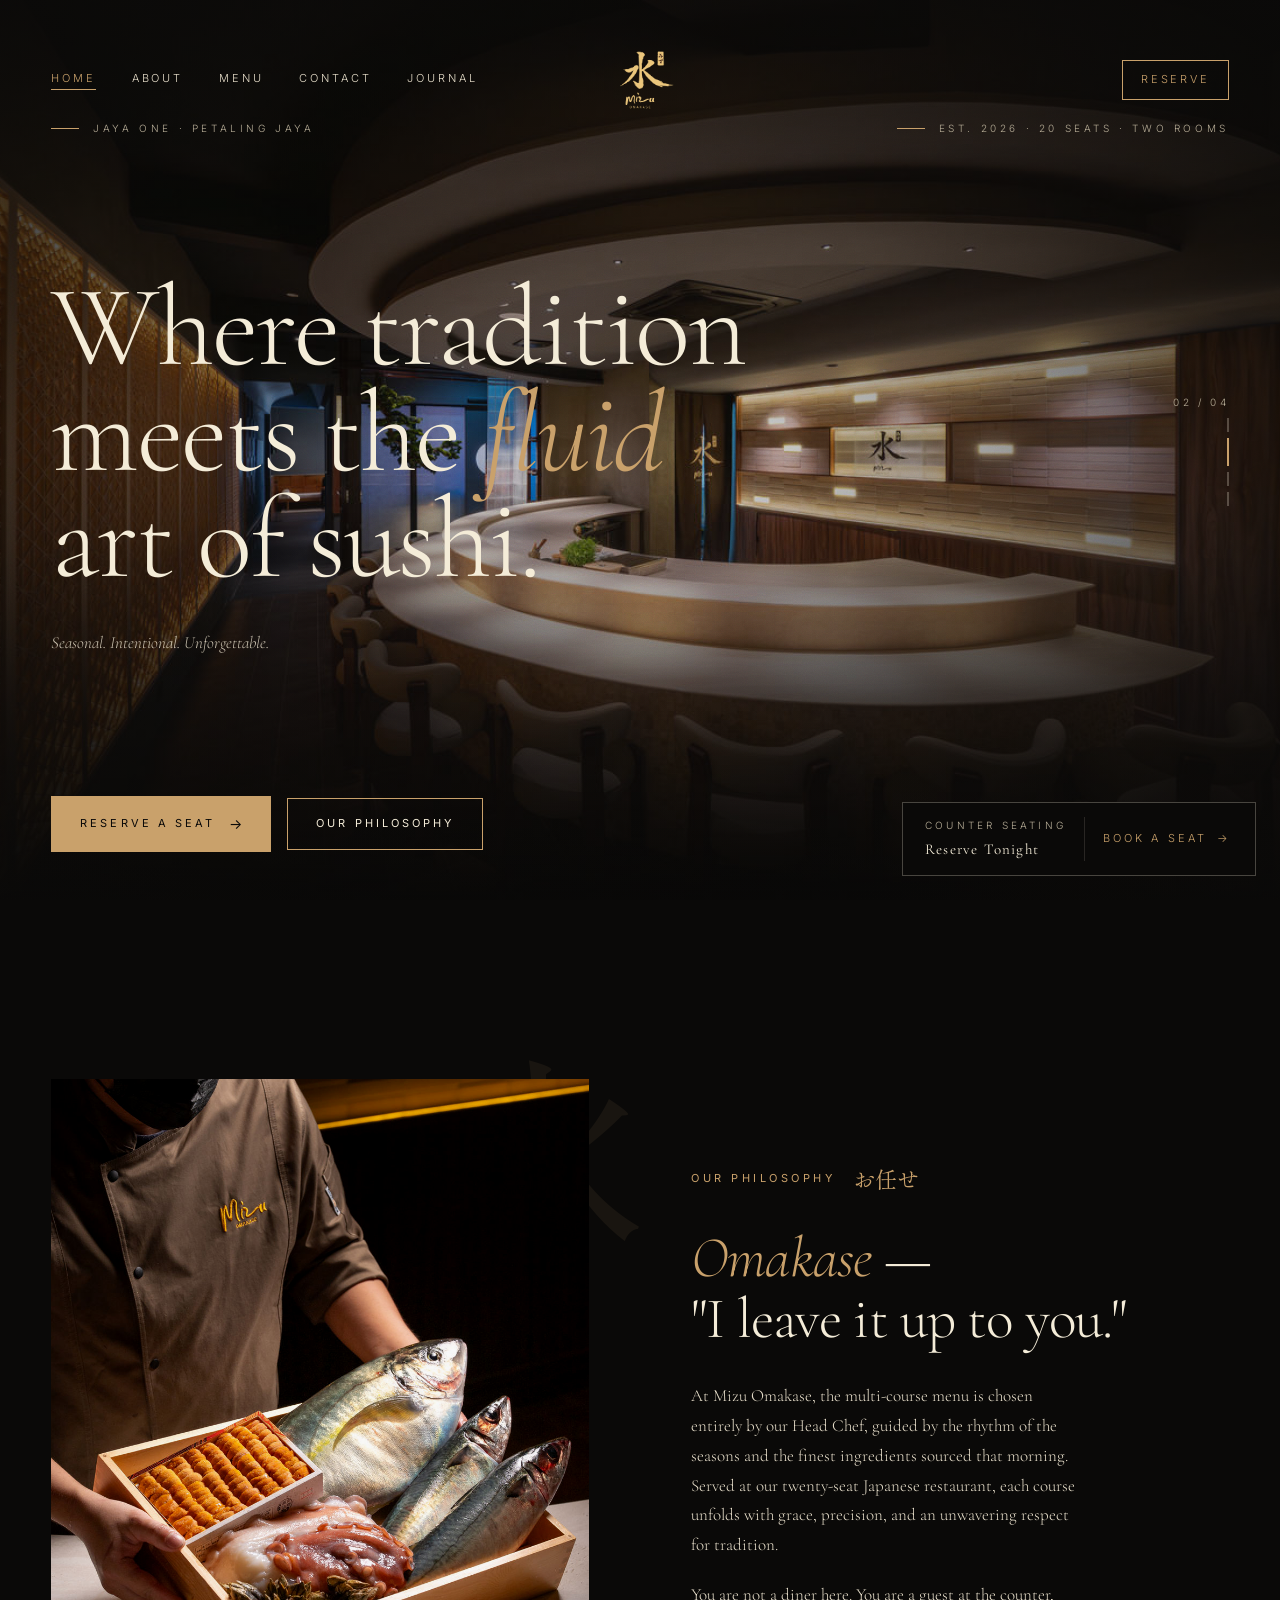
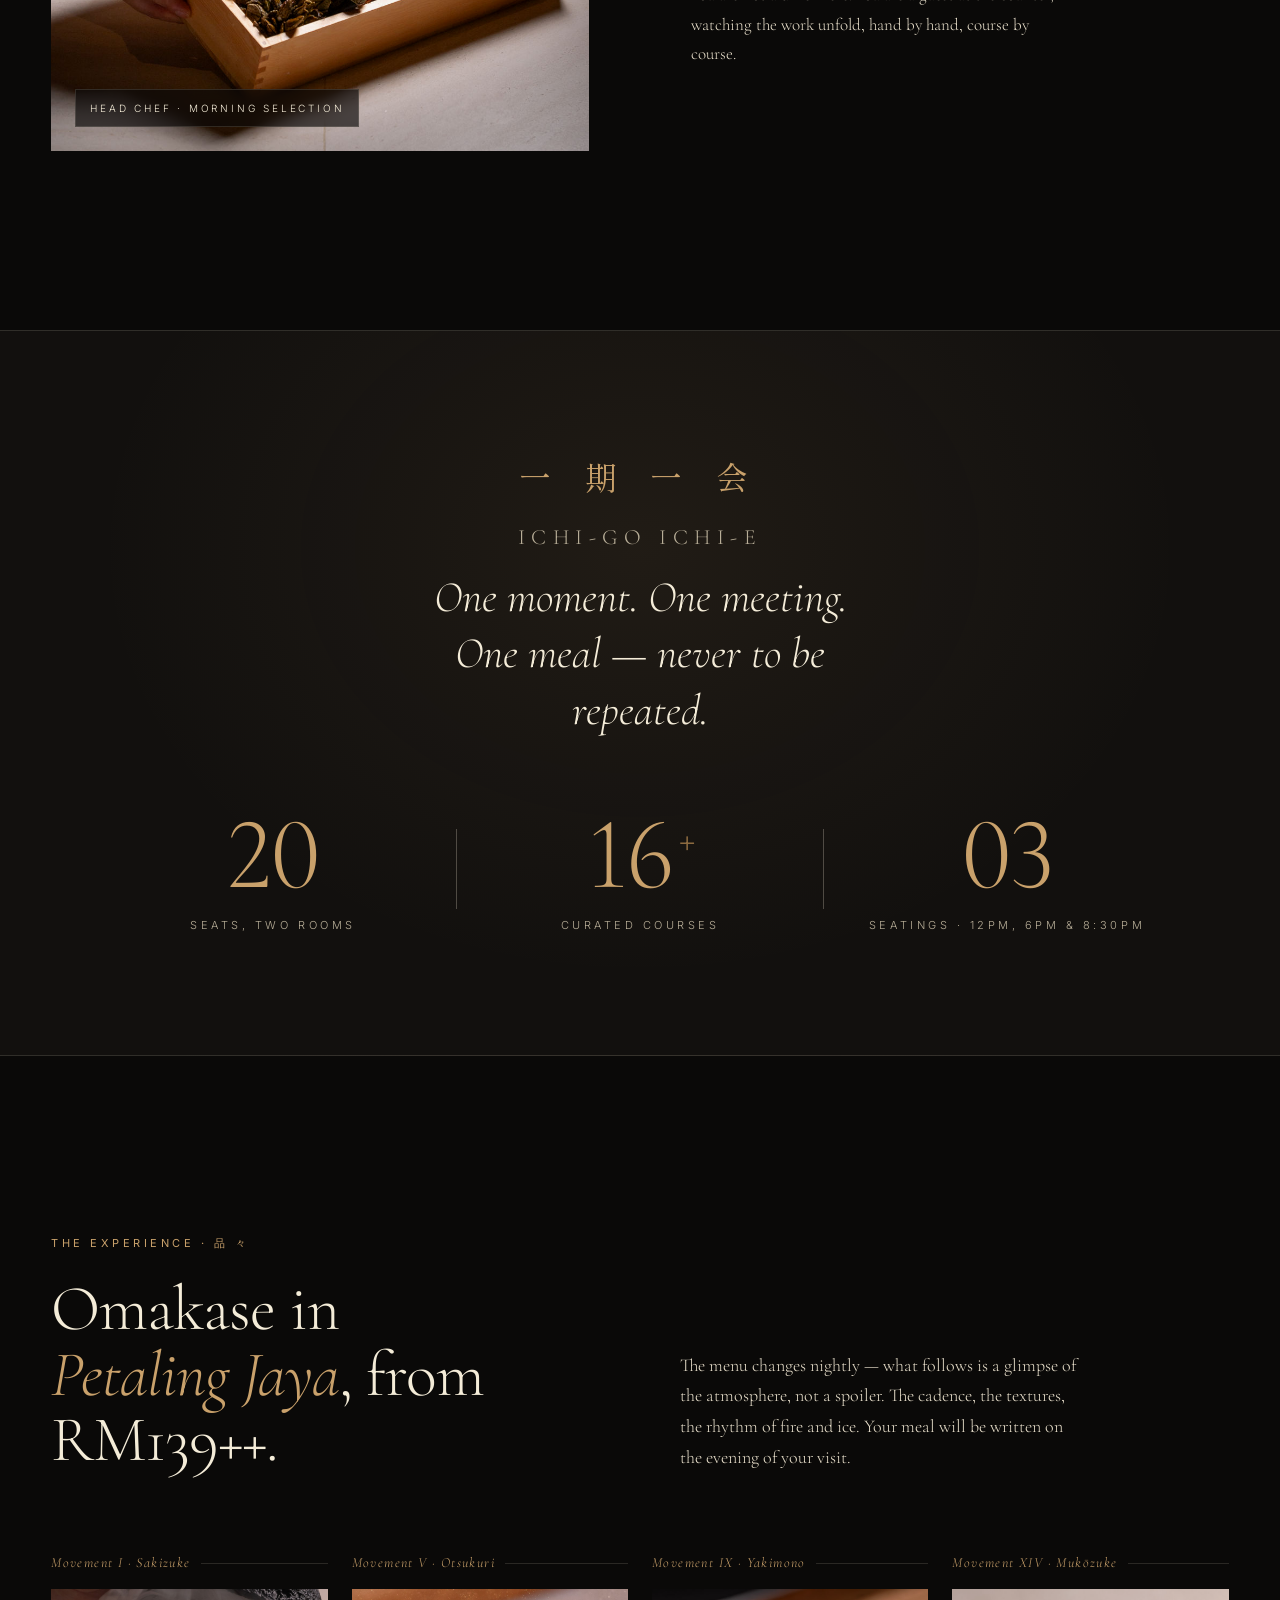
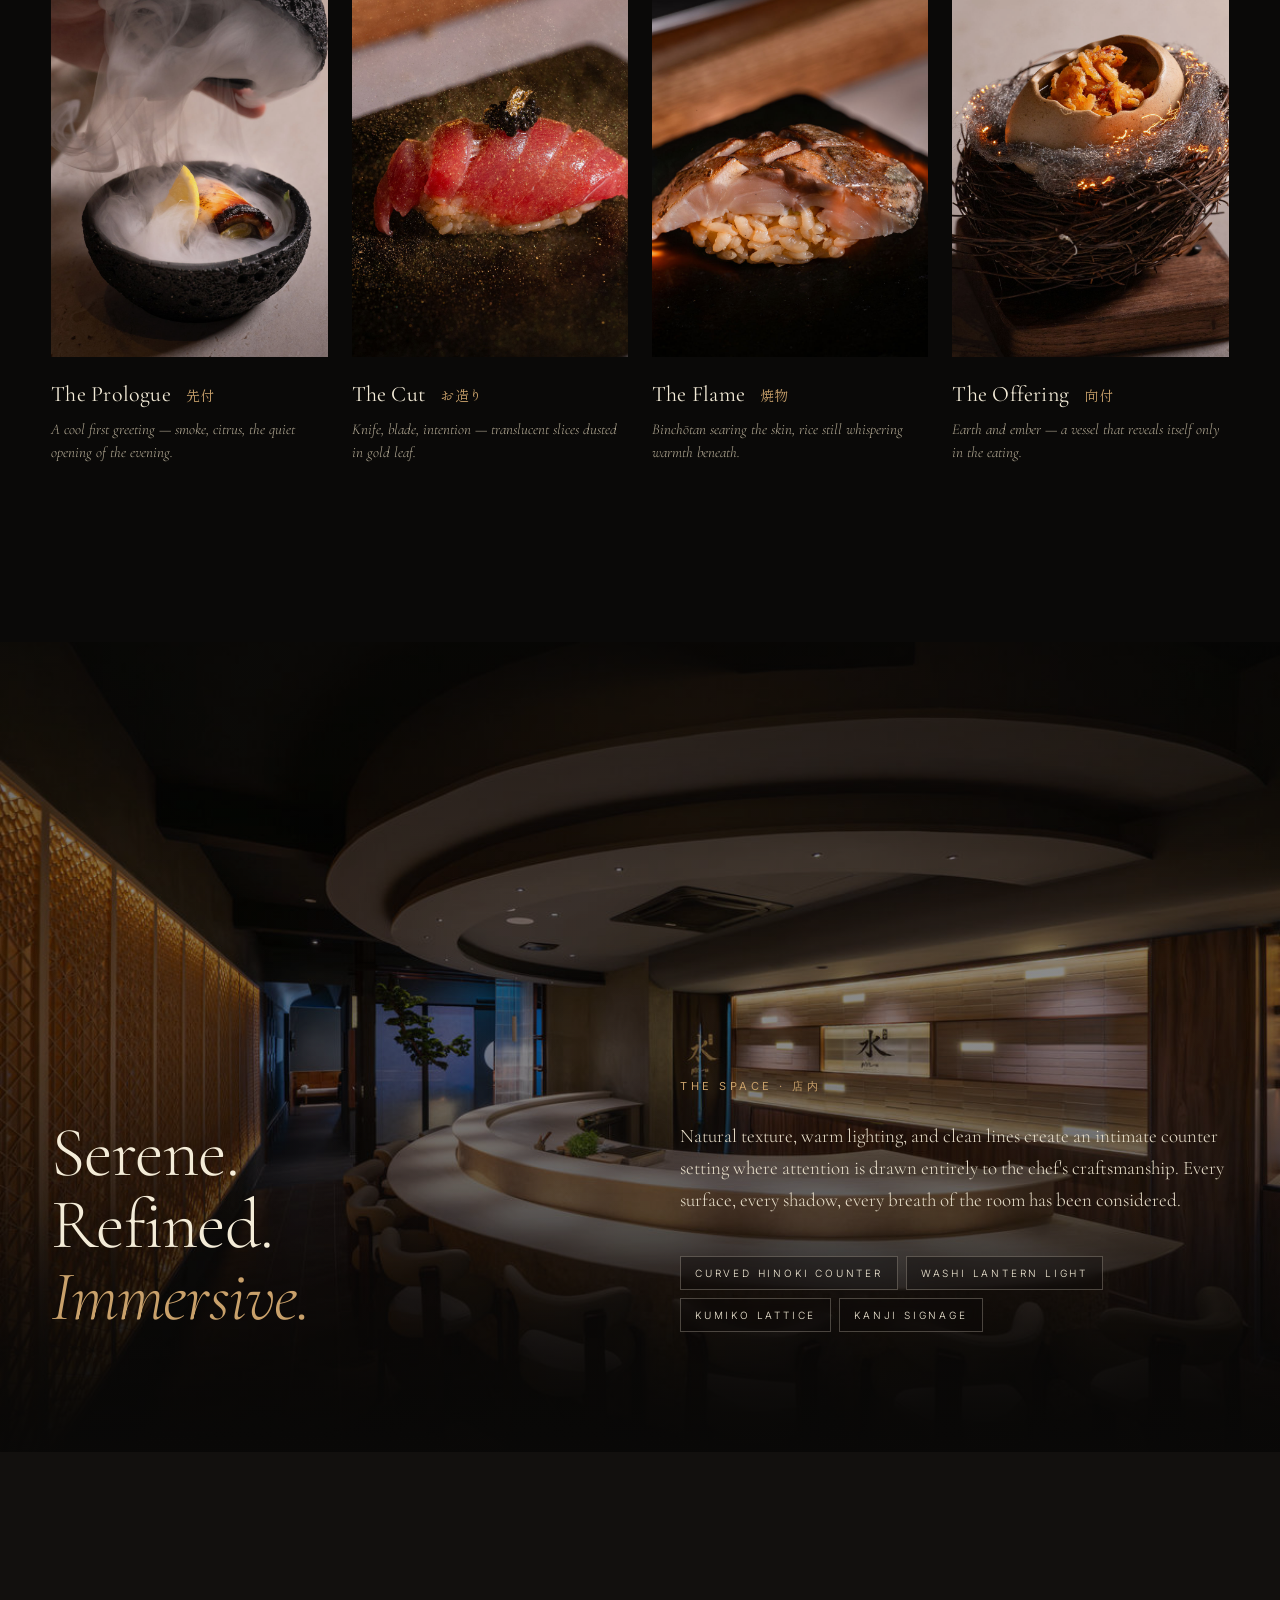
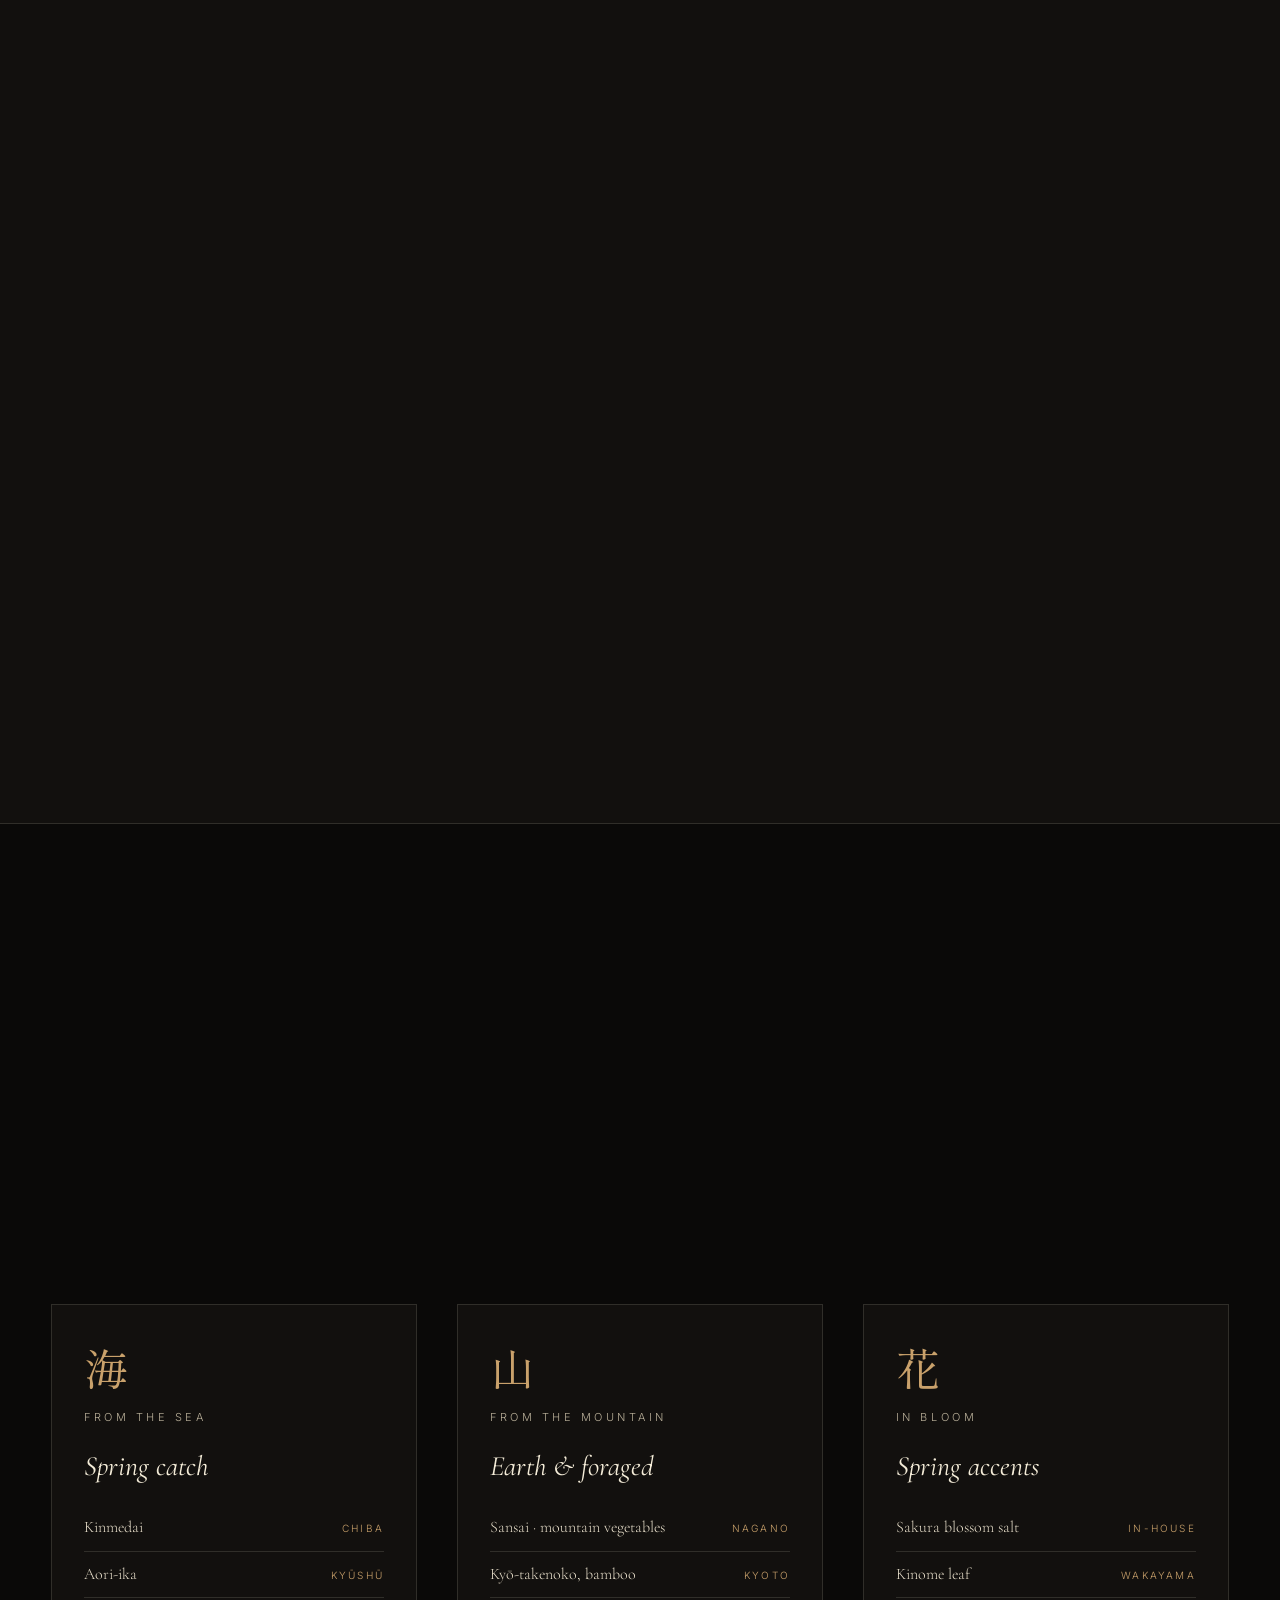
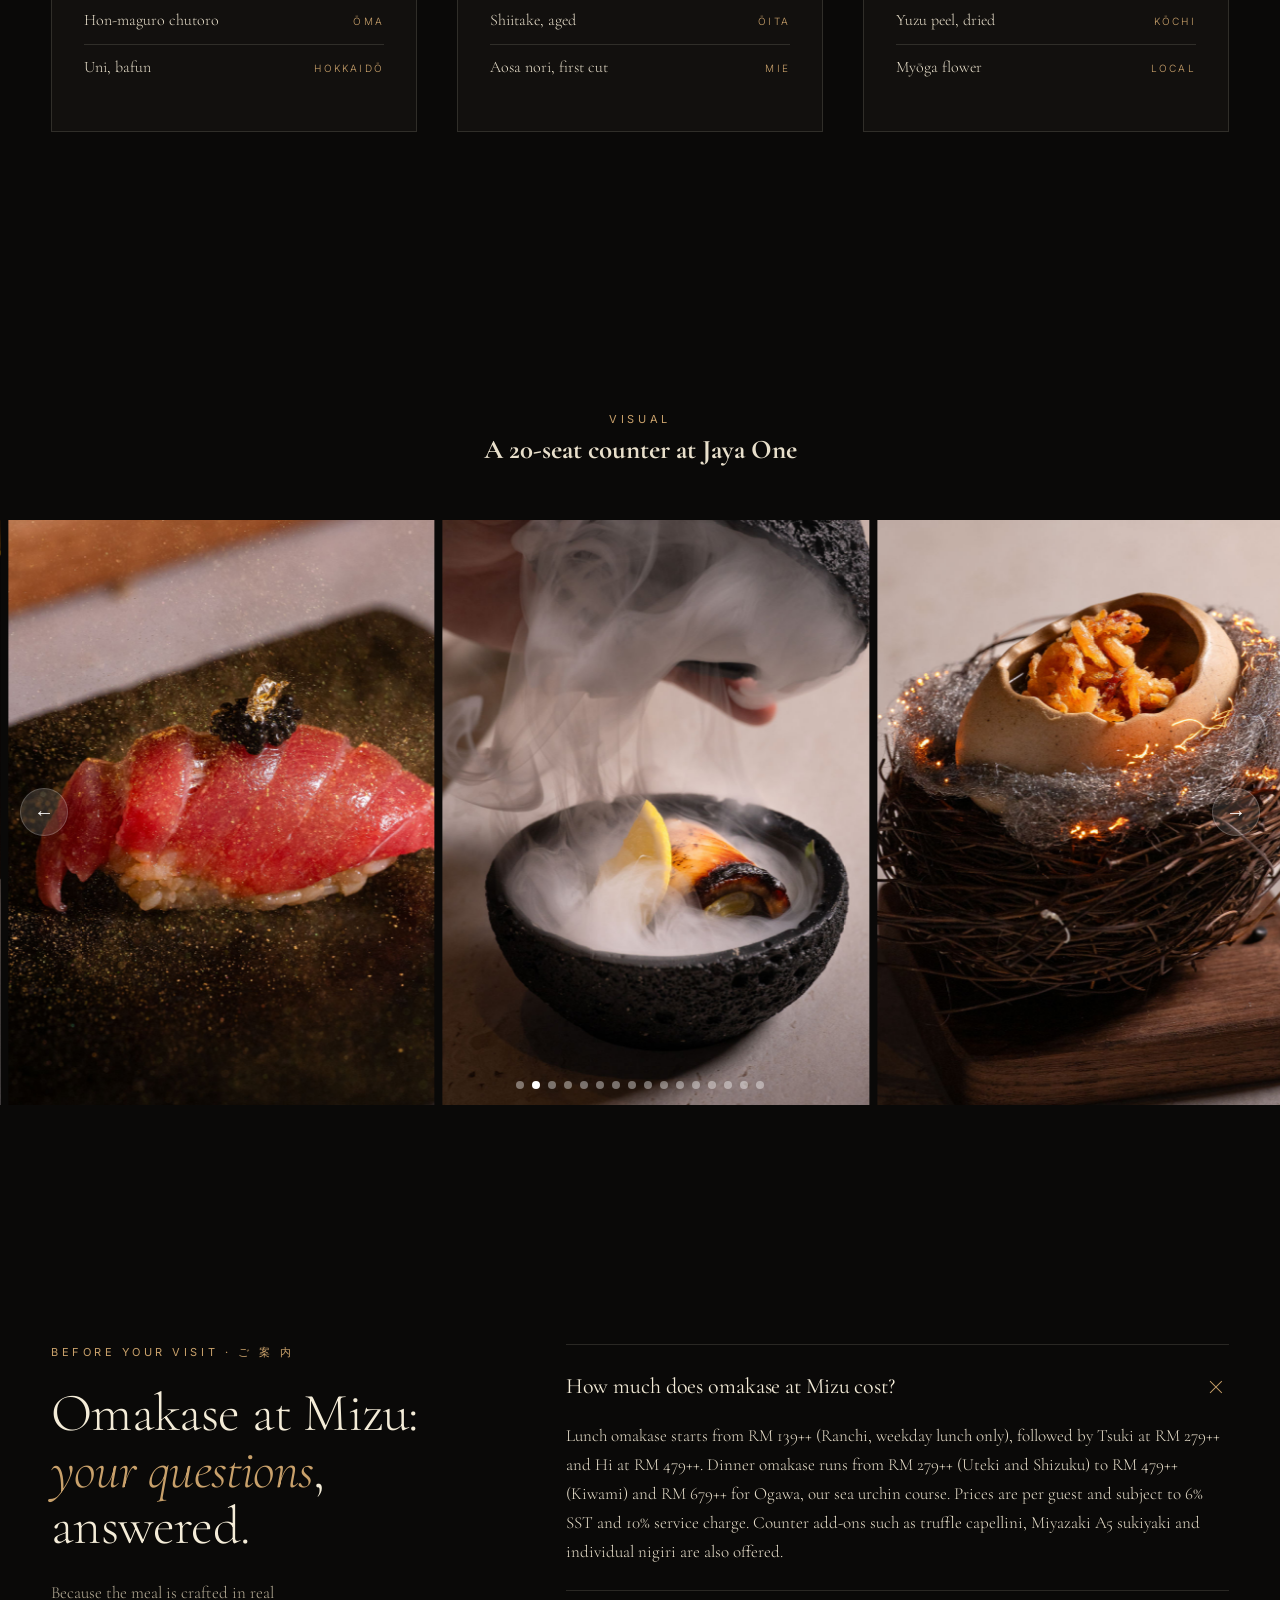
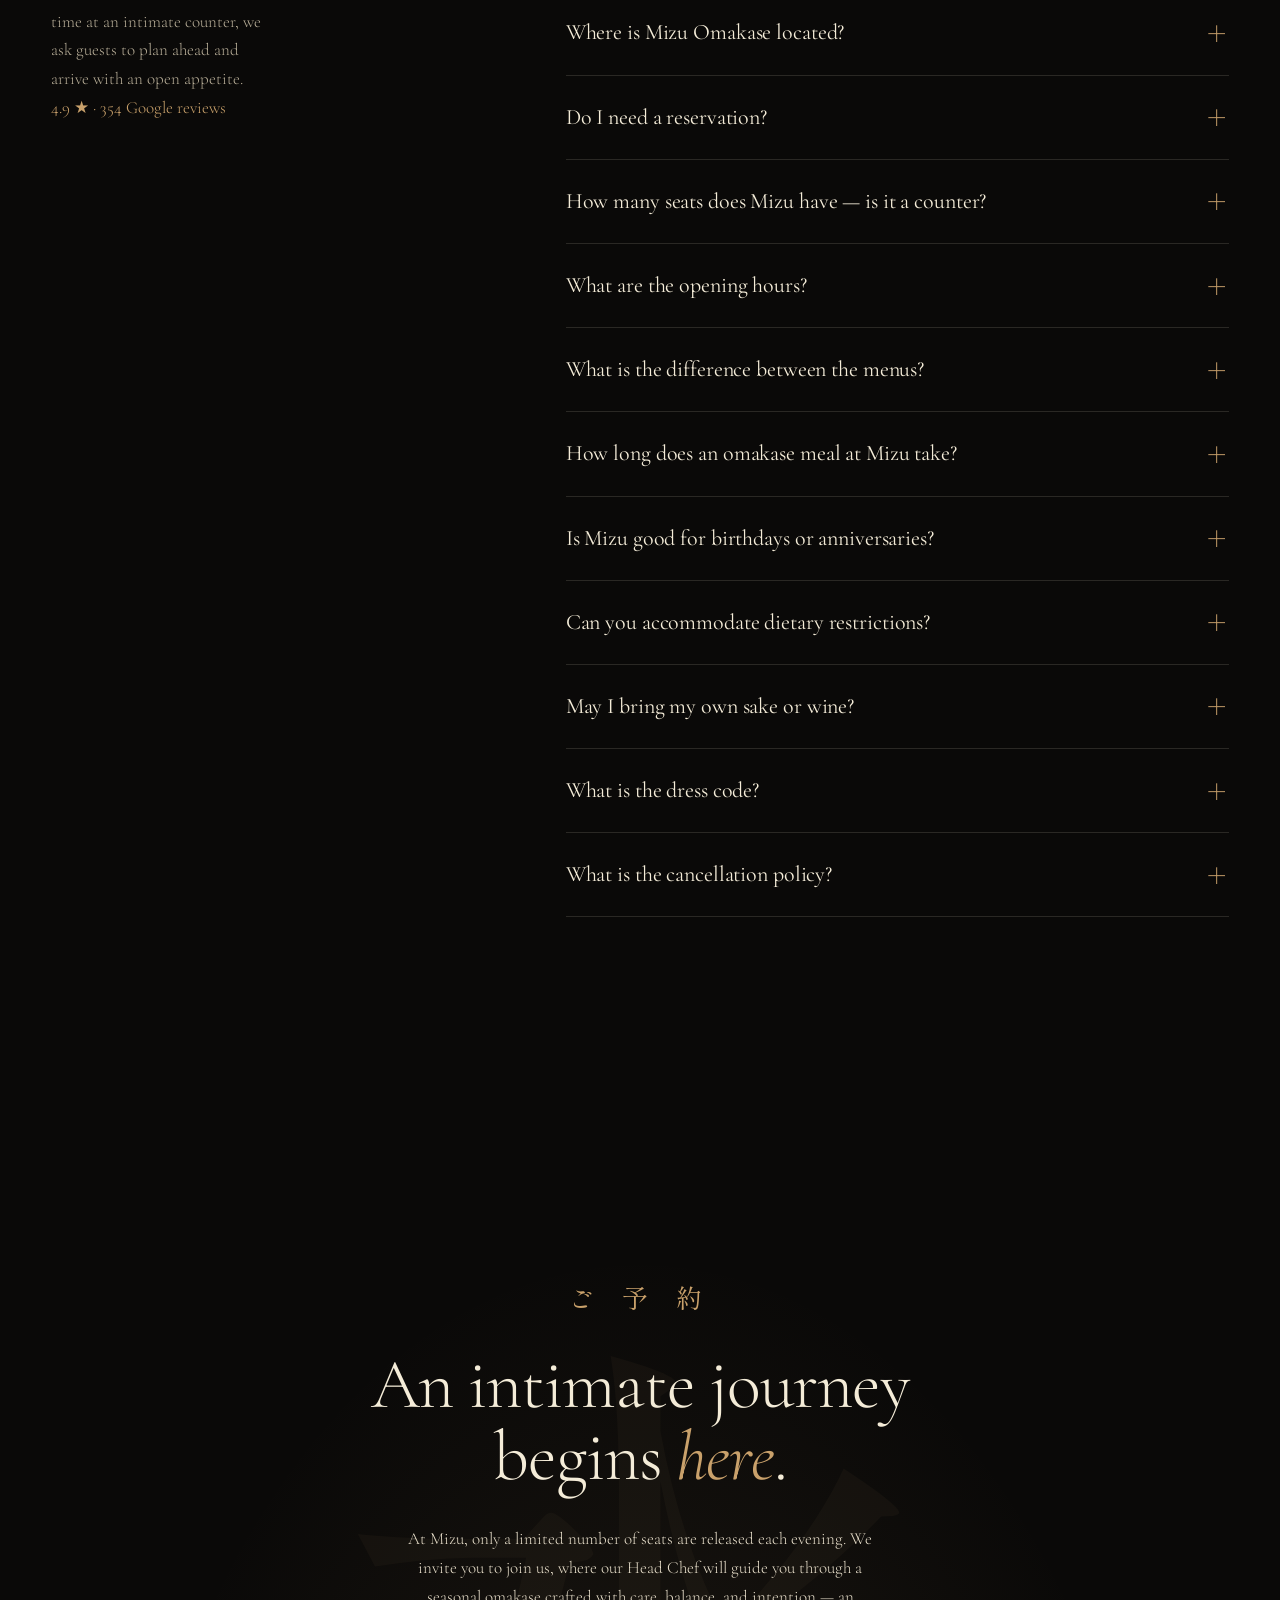
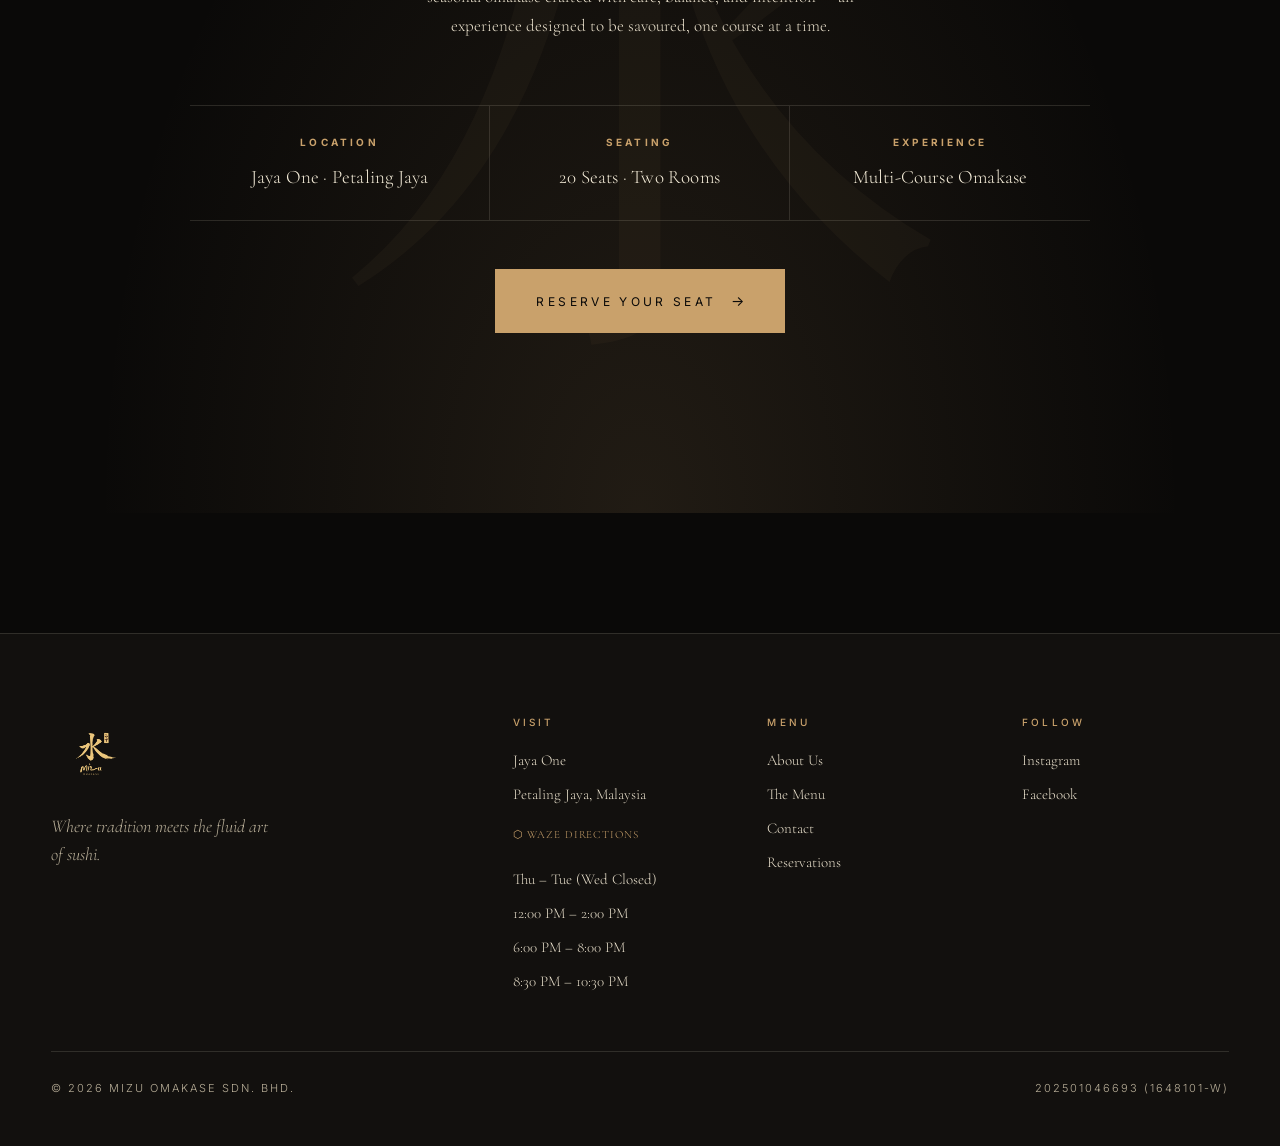
<file: index.html>
<!DOCTYPE html>
<html lang="en">
<head>
    <link rel="icon" type="image/x-icon" href="/favicon.ico">
    <link rel="icon" type="image/png" sizes="32x32" href="/favicon-32x32.png">
    <link rel="icon" type="image/png" sizes="16x16" href="/favicon-16x16.png">
    <link rel="apple-touch-icon" sizes="180x180" href="/apple-touch-icon.png">
<meta charset="UTF-8" />
<meta name="viewport" content="width=device-width, initial-scale=1.0" />
<title>Mizu Omakase | Japanese Omakase Restaurant in Petaling Jaya (Jaya One)</title>
<meta name="description" content="Mizu Omakase: a leading omakase restaurant in PJ (Jaya One) for an exceptional Omakase Malaysia experience featuring traditional Japanese cuisine and elegant fine dining." />
<link rel="canonical" href="https://www.mizuomakase.com.my/" />
<meta name="google-site-verification" content="tLQtjvD10rnMI0SSd4I9eP6xzH1W9KEC18GL6BeY3gI" />
<meta name="robots" content="INDEX, FOLLOW, MAX-IMAGE-PREVIEW:LARGE, MAX-SNIPPET:-1, MAX-VIDEO-PREVIEW:-1" />
<link rel="stylesheet" href="shared.css" />
<style>
/* ================= HOME A — Ink & Ember ================= */

/* HERO with cross-fade + slow zoom */
.hero {
  position: relative;
  height: 100vh;
  min-height: 720px;
  overflow: hidden;
  max-width: 100vw;
  width: 100%;
  background: var(--ink);
}
.hero-frames {
  position: absolute; inset: 0;
}
.hero-frame {
  position: absolute; inset: 0;
  opacity: 0;
  transition: opacity 1800ms cubic-bezier(.4,0,.2,1);
}
.hero-frame.on { opacity: 1; }
.hero-frame img {
  width: 100%; height: 100%;
  object-fit: cover;
  animation: slowZoom 14s linear infinite alternate;
  transform-origin: center;
}
@keyframes slowZoom {
  from { transform: scale(1); }
  to   { transform: scale(1.12); }
}
.hero-frames::after {
  content: '';
  position: absolute; inset: 0;
  background:
    radial-gradient(ellipse at 50% 70%, rgba(0,0,0,0) 0%, rgba(10,9,8,0.55) 60%, rgba(10,9,8,0.9) 100%),
    linear-gradient(180deg, rgba(10,9,8,0.55) 0%, rgba(10,9,8,0) 20%, rgba(10,9,8,0) 60%, rgba(10,9,8,0.65) 100%);
  pointer-events: none;
}

.hero-inner {
  position: absolute; inset: 0;
  display: grid;
  grid-template-rows: 1fr auto 1fr;
  padding: 120px var(--pad) 48px;
  z-index: 2;
}
.hero-top {
  display: flex;
  align-items: flex-start;
  justify-content: space-between;
}
.hero-top .locale {
  font-family: var(--sans);
  font-size: 10px;
  letter-spacing: 0.36em;
  text-transform: uppercase;
  color: var(--bone-dim);
  display: flex; align-items: center; gap: 14px;
}
.hero-top .locale::before {
  content: ''; width: 28px; height: 1px; background: var(--ember);
}

.hero-center {
  align-self: end;
  padding-bottom: 40px;
  position: relative;
}
.hero-title {
  font-family: var(--serif);
  font-weight: 300;
  font-size: clamp(48px, 9vw, 148px);
  line-height: 0.92;
  color: var(--rice);
  letter-spacing: -0.02em;
  max-width: 18ch;
}
.hero-title .it { font-style: italic; color: var(--ember); font-weight: 300; }
.hero-sub {
  margin-top: 36px;
  font-family: var(--serif);
  font-style: italic;
  font-size: clamp(17px, 1.3vw, 20px);
  color: var(--bone);
  max-width: 50ch;
  line-height: 1.6;
  opacity: 0.85;
}
.hero-bottom {
  align-self: end;
  display: flex;
  justify-content: space-between;
  align-items: flex-end;
  gap: 40px;
}
.hero-ctas { display: flex; gap: 16px; align-items: center; }
.hero-indicator {
  display: flex; flex-direction: column; align-items: center; gap: 10px;
  font-family: var(--sans);
  font-size: 10px;
  letter-spacing: 0.32em;
  text-transform: uppercase;
  color: var(--bone-dim);
}
.hero-indicator .tick {
  width: 1px; height: 64px;
  background: linear-gradient(to bottom, var(--ember) 0%, transparent 100%);
  position: relative;
  overflow: hidden;
}
.hero-indicator .tick::after {
  content: '';
  position: absolute; top: -30%; left: 0; width: 100%; height: 30%;
  background: var(--rice);
  animation: dripDown 2400ms cubic-bezier(.4,0,.2,1) infinite;
}
@keyframes dripDown {
  0% { top: -30%; }
  100% { top: 120%; }
}

.hero-frame-counter {
  position: absolute;
  right: var(--pad);
  top: 50%;
  transform: translateY(-50%);
  font-family: var(--sans);
  font-size: 10px;
  letter-spacing: 0.32em;
  color: var(--bone-dim);
  display: flex;
  flex-direction: column;
  gap: 8px;
  align-items: flex-end;
  z-index: 3;
}
.hero-frame-counter .dots {
  display: flex; flex-direction: column; gap: 6px;
  align-items: center;
}
.hero-frame-counter .dot {
  width: 2px; height: 14px;
  background: var(--hair-strong);
  cursor: pointer;
  transition: all 400ms;
}
.hero-frame-counter .dot.on { background: var(--ember); height: 28px; }

/* ============ PHILOSOPHY ============ */
.philosophy {
  padding: clamp(100px, 14vw, 180px) var(--pad);
  position: relative;
}
.phil-grid {
  max-width: 1400px;
  margin: 0 auto;
  display: grid;
  grid-template-columns: 1fr 1fr;
  gap: clamp(60px, 8vw, 140px);
  align-items: center;
}
.phil-eyebrow {
  display: flex; align-items: center; gap: 18px;
  margin-bottom: 32px;
}
.phil-eyebrow .jp { font-family: var(--jp); font-size: 22px; color: var(--ember); }
.phil-title {
  font-family: var(--serif);
  font-weight: 300;
  font-size: clamp(36px, 4.5vw, 72px);
  line-height: 1.05;
  color: var(--rice);
  letter-spacing: -0.015em;
  margin-bottom: 32px;
}
.phil-title .it { font-style: italic; color: var(--ember); }
.phil-body {
  font-family: var(--serif);
  font-size: clamp(17px, 1.25vw, 20px);
  line-height: 1.75;
  color: var(--bone);
  max-width: 48ch;
}
.phil-body + .phil-body { margin-top: 20px; }

.phil-img-col {
  position: relative;
  aspect-ratio: 4/5;
}
.phil-img-col img {
  width: 100%; height: 100%; object-fit: cover;
  filter: brightness(0.95) contrast(1.05);
}
.phil-img-col::before {
  content: '水';
  position: absolute;
  right: -60px; top: -40px;
  font-family: var(--jp);
  font-size: 220px;
  color: var(--ember);
  opacity: 0.08;
  line-height: 1;
  z-index: -1;
}
.phil-img-col .img-caption {
  position: absolute;
  left: 24px; bottom: 24px;
  font-family: var(--sans);
  font-size: 10px;
  letter-spacing: 0.28em;
  text-transform: uppercase;
  color: var(--rice);
  background: rgba(10,9,8,0.65);
  backdrop-filter: blur(6px);
  padding: 10px 14px;
  border: 1px solid var(--hair);
}

/* ============ STATS / SEATS ============ */
.seats {
  padding: 120px var(--pad);
  background:
    radial-gradient(ellipse at 50% 30%, rgba(201,161,107,0.08) 0%, rgba(10,9,8,0) 60%),
    var(--ink-2);
  border-top: 1px solid var(--hair);
  border-bottom: 1px solid var(--hair);
  text-align: center;
}
.seats-inner { max-width: 1100px; margin: 0 auto; }
.seats-kanji {
  font-family: var(--jp);
  font-size: 32px;
  color: var(--ember);
  letter-spacing: 0.4em;
  margin-bottom: 20px;
}
.seats-head {
  font-family: var(--serif);
  font-style: italic;
  font-size: clamp(28px, 3.4vw, 48px);
  font-weight: 300;
  color: var(--rice);
  line-height: 1.3;
  max-width: 22ch;
  margin: 0 auto 64px;
}
.stats-row {
  display: grid;
  grid-template-columns: 1fr 1px 1fr 1px 1fr;
  gap: 0;
  align-items: center;
}
.stat-item .num {
  font-family: var(--serif);
  font-weight: 300;
  font-size: clamp(64px, 8vw, 120px);
  line-height: 1;
  color: var(--ember);
  letter-spacing: -0.02em;
  font-feature-settings: "lnum" 1;
}
.stat-item .num sup {
  font-size: 0.4em;
  margin-left: 0.15em;
  vertical-align: super;
  color: var(--ember-deep);
}
.stat-item .lbl {
  margin-top: 12px;
  font-family: var(--sans);
  font-size: 11px;
  letter-spacing: 0.32em;
  text-transform: uppercase;
  color: var(--bone-dim);
}
.stats-row .divider { width: 1px; height: 80px; background: var(--hair-strong); }

/* ============ COURSE GALLERY ============ */
.experience {
  padding: clamp(100px, 14vw, 180px) var(--pad);
  position: relative;
}
.exp-head {
  max-width: 1400px;
  margin: 0 auto 80px;
  display: grid;
  grid-template-columns: 1fr 1fr;
  gap: 80px;
  align-items: end;
}
.exp-head h2 {
  font-family: var(--serif);
  font-weight: 300;
  font-size: clamp(38px, 5vw, 80px);
  line-height: 1.02;
  color: var(--rice);
  letter-spacing: -0.015em;
}
.exp-head h2 .it { font-style: italic; color: var(--ember); }
.exp-head p {
  font-family: var(--serif);
  font-size: 18px;
  color: var(--bone);
  line-height: 1.7;
  max-width: 44ch;
}

.course-rail {
  max-width: 1400px;
  margin: 0 auto;
  display: grid;
  grid-template-columns: repeat(4, 1fr);
  gap: 24px;
}
.course-card {
  position: relative;
  cursor: pointer;
}
.course-card .course-num {
  font-family: var(--serif);
  font-weight: 300;
  font-style: italic;
  font-size: 14px;
  color: var(--ember);
  letter-spacing: 0.1em;
  margin-bottom: 14px;
  display: flex; align-items: center; gap: 10px;
}
.course-card .course-num::after {
  content: ''; flex: 1; height: 1px; background: var(--hair);
}
.course-card .course-img {
  aspect-ratio: 3/4;
  overflow: hidden;
  margin-bottom: 20px;
  position: relative;
}
.course-card .course-img img {
  width: 100%; height: 100%; object-fit: cover;
  transition: transform 1200ms cubic-bezier(.2,.7,.2,1), filter 800ms;
  filter: brightness(0.95);
}
.course-card:hover .course-img img {
  transform: scale(1.06);
  filter: brightness(1.05);
}
.course-card .course-title {
  font-family: var(--serif);
  font-size: 22px;
  font-weight: 400;
  color: var(--rice);
  letter-spacing: 0.01em;
  margin-bottom: 6px;
}
.course-card .course-title .jp-inline {
  font-family: var(--jp);
  color: var(--ember);
  font-size: 14px;
  margin-left: 10px;
}
.course-card .course-note {
  font-family: var(--serif);
  font-style: italic;
  font-size: 15px;
  color: var(--bone-dim);
  line-height: 1.5;
}

/* ============ SPACE SECTION — full bleed ============ */
.space {
  position: relative;
  min-height: 90vh;
  display: grid;
  grid-template-rows: auto 1fr auto;
  padding: 0;
  overflow: hidden;
}
.space-bg {
  position: absolute; inset: 0;
  z-index: 0;
}
.space-bg img {
  width: 100%; height: 100%; object-fit: cover;
  filter: brightness(0.6);
}
.space-bg::after {
  content: '';
  position: absolute; inset: 0;
  background:
    linear-gradient(180deg, rgba(10,9,8,0.5) 0%, rgba(10,9,8,0.1) 30%, rgba(10,9,8,0.1) 70%, rgba(10,9,8,0.9) 100%);
}
.space-inner {
  position: relative; z-index: 2;
  padding: 140px var(--pad) 120px;
  display: grid;
  grid-template-columns: 1fr 1fr;
  gap: 80px;
  align-items: end;
  min-height: 90vh;
  max-width: 1400px;
  margin: 0 auto;
  width: 100%;
}
.space-title {
  font-family: var(--serif);
  font-weight: 300;
  font-size: clamp(42px, 5.5vw, 92px);
  line-height: 1.02;
  color: var(--rice);
  letter-spacing: -0.015em;
}
.space-title .it { font-style: italic; color: var(--ember); }
.space-detail {
  display: flex;
  flex-direction: column;
  gap: 24px;
}
.space-detail p {
  font-family: var(--serif);
  font-size: 19px;
  line-height: 1.7;
  color: var(--bone);
}
.space-chips {
  display: flex;
  flex-wrap: wrap;
  gap: 8px;
  margin-top: 16px;
}
.space-chip {
  font-family: var(--sans);
  font-size: 10px;
  letter-spacing: 0.28em;
  text-transform: uppercase;
  color: var(--rice);
  border: 1px solid var(--hair-strong);
  padding: 8px 14px;
  background: rgba(10,9,8,0.4);
  backdrop-filter: blur(6px);
}

/* ============ CHEF ============ */
.chef {
  padding: clamp(100px, 14vw, 180px) var(--pad);
  background: var(--ink-2);
  border-bottom: 1px solid var(--hair);
  position: relative;
}
.chef-grid {
  max-width: 1400px;
  margin: 0 auto;
  display: grid;
  grid-template-columns: 5fr 7fr;
  gap: 100px;
  align-items: center;
}
.chef-img {
  aspect-ratio: 4/5;
  position: relative;
  overflow: hidden;
}
.chef-img img { width: 100%; height: 100%; object-fit: cover; filter: brightness(0.92) contrast(1.1); }
.chef-img::after {
  content: '';
  position: absolute; inset: 0;
  box-shadow: inset 0 0 120px rgba(10,9,8,0.7);
}
.chef-sig {
  position: absolute;
  right: -30px; bottom: 40px;
  font-family: var(--serif);
  font-style: italic;
  font-size: 72px;
  color: var(--ember);
  writing-mode: vertical-rl;
  letter-spacing: 0.05em;
  line-height: 1;
  opacity: 0.9;
}
.chef-body .eyebrow { margin-bottom: 24px; }
.chef-body h3 {
  font-family: var(--serif);
  font-weight: 300;
  font-size: clamp(36px, 4.4vw, 72px);
  line-height: 1.05;
  color: var(--rice);
  margin-bottom: 12px;
  letter-spacing: -0.015em;
}
.chef-body h3 .it { font-style: italic; color: var(--ember); }
.chef-role {
  font-family: var(--jp);
  font-size: 16px;
  color: var(--ember);
  letter-spacing: 0.12em;
  margin-bottom: 32px;
}
.chef-body p {
  font-family: var(--serif);
  font-size: 18px;
  line-height: 1.75;
  color: var(--bone);
  max-width: 52ch;
}
.chef-body p + p { margin-top: 18px; }
.chef-quote {
  margin-top: 40px;
  padding-left: 24px;
  border-left: 1px solid var(--ember);
  font-family: var(--serif);
  font-style: italic;
  font-size: 22px;
  line-height: 1.5;
  color: var(--rice);
  max-width: 40ch;
}

/* ============ SEASON ============ */
.season {
  padding: clamp(100px, 14vw, 180px) var(--pad);
  position: relative;
}
.season-head {
  max-width: 1400px;
  margin: 0 auto 80px;
  text-align: center;
}
.season-head .eyebrow { margin-bottom: 24px; }
.season-head h2 {
  font-family: var(--serif);
  font-weight: 300;
  font-size: clamp(38px, 5vw, 80px);
  line-height: 1.02;
  color: var(--rice);
  letter-spacing: -0.015em;
  max-width: 20ch;
  margin: 0 auto;
}
.season-head h2 .it { font-style: italic; color: var(--ember); }
.season-head .sub {
  margin-top: 20px;
  font-family: var(--serif);
  font-style: italic;
  font-size: 18px;
  color: var(--bone-dim);
}
.season-grid {
  max-width: 1400px;
  margin: 0 auto;
  display: grid;
  grid-template-columns: repeat(3, 1fr);
  gap: 40px;
}
.season-card {
  border: 1px solid var(--hair);
  padding: 40px 32px;
  background: var(--ink-2);
  position: relative;
  transition: border-color 500ms, transform 500ms;
}
.season-card:hover {
  border-color: var(--ember);
  transform: translateY(-4px);
}
.season-card .jp {
  font-family: var(--jp);
  font-size: 44px;
  color: var(--ember);
  line-height: 1;
  margin-bottom: 20px;
}
.season-card .month {
  font-family: var(--sans);
  font-size: 11px;
  letter-spacing: 0.32em;
  text-transform: uppercase;
  color: var(--bone-dim);
  margin-bottom: 18px;
}
.season-card h4 {
  font-family: var(--serif);
  font-style: italic;
  font-size: 28px;
  font-weight: 400;
  color: var(--rice);
  margin-bottom: 16px;
}
.season-card ul {
  list-style: none;
  padding: 0;
}
.season-card li {
  font-family: var(--serif);
  font-size: 16px;
  color: var(--bone);
  padding: 10px 0;
  border-bottom: 1px solid var(--hair);
  display: flex; justify-content: space-between;
  align-items: baseline;
  gap: 12px;
}
.season-card li:last-child { border-bottom: none; }
.season-card li .origin {
  font-family: var(--sans);
  font-size: 10px;
  letter-spacing: 0.22em;
  text-transform: uppercase;
  color: var(--ember);
}

/* ============ PHOTO GALLERY ============ */
.gallery-slider { padding: 100px 0 60px; background: var(--ink); overflow: hidden; }
.gallery-inner { text-align: center; padding: 0 40px 48px; }
.slider-wrap { position: relative; overflow: hidden; width: 100%; max-width: 100vw; }
.slider-track { display: flex; gap: 8px; transition: transform 0.6s cubic-bezier(.77,0,.18,1); will-change: transform; }
.slide { min-width: calc(100% / 3); height: 65vh; overflow: hidden; }
@media (max-width: 768px) { .slide { min-width: 85%; } }
.slide img { width: 100%; height: 100%; object-fit: cover; animation: kenburns 8s ease-in-out infinite alternate; }
@keyframes kenburns { from { transform: scale(1); } to { transform: scale(1.06); } }
.slider-btn { position: absolute; top: 50%; transform: translateY(-50%); background: rgba(255,255,255,0.12); border: 1px solid rgba(255,255,255,0.2); color: #fff; font-size: 20px; width: 48px; height: 48px; border-radius: 50%; cursor: pointer; z-index: 10; transition: background 0.2s; }
.slider-btn:hover { background: rgba(255,255,255,0.25); }
.slider-btn.prev { left: 20px; }
.slider-btn.next { right: 20px; }
.slider-dots { position: absolute; bottom: 16px; left: 50%; transform: translateX(-50%); display: flex; gap: 8px; }
.slider-dots .dot { width: 8px; height: 8px; border-radius: 50%; background: rgba(255,255,255,0.4); cursor: pointer; transition: background 0.2s; }
.slider-dots .dot.active { background: #fff; }

/* ============ PRESS ============ */
.press {
  padding: 100px var(--pad);
  border-top: 1px solid var(--hair);
  border-bottom: 1px solid var(--hair);
  background: var(--ink-2);
}
.press-inner {
  max-width: 1400px;
  margin: 0 auto;
  display: grid;
  grid-template-columns: auto 1fr;
  gap: 80px;
  align-items: center;
}
.press-head {
  font-family: var(--sans);
  font-size: 10px;
  letter-spacing: 0.38em;
  text-transform: uppercase;
  color: var(--ember);
  max-width: 12ch;
  line-height: 1.6;
}
.press-logos {
  display: grid;
  grid-template-columns: repeat(5, 1fr);
  gap: 48px;
  align-items: center;
}
.press-logo {
  font-family: var(--serif);
  font-style: italic;
  font-size: 22px;
  color: var(--bone-dim);
  text-align: center;
  letter-spacing: 0.04em;
  opacity: 0.7;
  transition: opacity 300ms, color 300ms;
}
.press-logo:hover { opacity: 1; color: var(--rice); }
.press-logo.upper {
  font-style: normal;
  font-family: var(--sans);
  font-weight: 500;
  font-size: 13px;
  letter-spacing: 0.3em;
  text-transform: uppercase;
}
.press-logo .star {
  display: inline-block;
  color: var(--ember);
  margin-right: 4px;
}

/* ============ FAQ ============ */
.faq {
  padding: clamp(100px, 14vw, 180px) var(--pad);
}
.faq-grid {
  max-width: 1200px;
  margin: 0 auto;
  display: grid;
  grid-template-columns: 1fr 1.6fr;
  gap: 100px;
}
.faq-side .eyebrow { margin-bottom: 24px; }
.faq-side h3 {
  font-family: var(--serif);
  font-weight: 300;
  font-size: clamp(36px, 4.2vw, 64px);
  line-height: 1.05;
  color: var(--rice);
  letter-spacing: -0.015em;
  margin-bottom: 24px;
}
.faq-side h3 .it { font-style: italic; color: var(--ember); }
.faq-side p {
  font-family: var(--serif);
  font-size: 17px;
  line-height: 1.7;
  color: var(--bone-dim);
  max-width: 28ch;
}
.faq-item {
  border-top: 1px solid var(--hair);
  padding: 24px 0;
  cursor: pointer;
}
.faq-item:last-child { border-bottom: 1px solid var(--hair); }
.faq-q {
  display: flex;
  justify-content: space-between;
  align-items: center;
  gap: 24px;
}
.faq-q h4 {
  font-family: var(--serif);
  font-weight: 400;
  font-size: 22px;
  color: var(--rice);
  letter-spacing: -0.005em;
}
.faq-q .plus {
  font-family: var(--jp);
  font-size: 24px;
  color: var(--ember);
  transition: transform 400ms;
  line-height: 1;
}
.faq-item.open .faq-q .plus { transform: rotate(45deg); }
.faq-a {
  max-height: 0;
  overflow: hidden;
  transition: max-height 520ms cubic-bezier(.4,0,.2,1), margin 520ms;
  font-family: var(--serif);
  font-size: 17px;
  line-height: 1.7;
  color: var(--bone);
}
.faq-item.open .faq-a {
  max-height: 1200px;
  margin-top: 18px;
}

/* ============ RESERVE CTA ============ */
.reserve-hero {
  padding: clamp(100px, 14vw, 180px) var(--pad);
  position: relative;
  overflow: hidden;
  background:
    radial-gradient(ellipse at 50% 100%, rgba(201,161,107,0.12) 0%, rgba(10,9,8,0) 60%),
    var(--ink);
  text-align: center;
}
.reserve-hero::before {
  content: '水';
  position: absolute;
  top: 50%; left: 50%;
  transform: translate(-50%, -48%);
  font-family: var(--jp);
  font-size: 640px;
  color: var(--ember);
  opacity: 0.04;
  line-height: 0.8;
  pointer-events: none;
  font-weight: 300;
}
.reserve-inner {
  max-width: 900px;
  margin: 0 auto;
  position: relative;
  z-index: 2;
}
.reserve-kanji {
  font-family: var(--jp);
  font-size: 26px;
  color: var(--ember);
  letter-spacing: 0.4em;
  margin-bottom: 32px;
}
.reserve-title {
  font-family: var(--serif);
  font-weight: 300;
  font-size: clamp(40px, 5.5vw, 92px);
  line-height: 1.02;
  color: var(--rice);
  letter-spacing: -0.015em;
  margin-bottom: 32px;
}
.reserve-title .it { font-style: italic; color: var(--ember); }
.reserve-body {
  font-family: var(--serif);
  font-size: clamp(17px, 1.3vw, 21px);
  line-height: 1.7;
  color: var(--bone);
  max-width: 58ch;
  margin: 0 auto 48px;
}
.reserve-details {
  display: grid;
  grid-template-columns: repeat(3, 1fr);
  gap: 0;
  margin: 64px 0 48px;
  border-top: 1px solid var(--hair);
  border-bottom: 1px solid var(--hair);
}
.reserve-details > div {
  padding: 28px 16px;
  border-right: 1px solid var(--hair);
  text-align: center;
}
.reserve-details > div:last-child { border-right: none; }
.reserve-details h5 {
  font-family: var(--sans);
  font-size: 10px;
  letter-spacing: 0.32em;
  text-transform: uppercase;
  color: var(--ember);
  margin-bottom: 12px;
}
.reserve-details p {
  font-family: var(--serif);
  font-size: 19px;
  color: var(--rice);
  letter-spacing: 0.01em;
}

/* ============ Responsive ============ */
@media (max-width: 900px) {
  .hero-title { font-size: 52px; }
  .hero-frame-counter { display: none; }
  .phil-grid, .exp-head, .space-inner, .chef-grid, .faq-grid, .press-inner {
    grid-template-columns: 1fr;
    gap: 40px;
  }
  .course-rail { grid-template-columns: 1fr 1fr; gap: 16px; }
  .season-grid { grid-template-columns: 1fr 1fr 1fr; gap: 12px; }
  .press-logos { grid-template-columns: repeat(2, 1fr); gap: 32px; }
  .stats-row { grid-template-columns: 1fr 1px 1fr 1px 1fr; gap: 16px; }
  .stat-item .num { font-size: 36px; }
  .stat-item .lbl { font-size: 9px; }
  .reserve-details { grid-template-columns: 1fr; }
  .reserve-details > div { border-right: none; border-bottom: 1px solid var(--hair); }
}
</style>
<meta property="og:title" content="Mizu Omakase | Japanese Omakase Restaurant in Petaling Jaya (Jaya One)" />
<meta property="og:site_name" content="Mizu Omakase" />
<meta property="og:description" content="Mizu Omakase — Japanese omakase at Jaya One, Petaling Jaya. 20 seats; lunch from RM139++, dinner omakase from RM279++ to RM679++. Reserve now." />
<meta property="og:image" content="https://www.mizuomakase.com.my/images/hero-counter.jpg" />
<meta property="og:url" content="https://www.mizuomakase.com.my/" />
<meta property="og:type" content="website" />
<meta name="twitter:card" content="summary_large_image" />
<script type="application/ld+json">
{
  "@context": "https://schema.org",
  "@graph": [
    {
      "@type": "WebSite",
      "@id": "https://www.mizuomakase.com.my/#website",
      "url": "https://www.mizuomakase.com.my/",
      "name": "Mizu Omakase",
      "publisher": {
        "@id": "https://www.mizuomakase.com.my/#restaurant"
      },
      "inLanguage": "en-MY"
    },
    {
      "@type": "Restaurant",
      "@id": "https://www.mizuomakase.com.my/#restaurant",
      "name": "Mizu Omakase",
      "alternateName": "Mizu Omakase - The Private Dining Experience",
      "legalName": "Mizu Omakase Sdn. Bhd.",
      "description": "Japanese omakase restaurant at Jaya One, Petaling Jaya. 20 seats across two rooms with a hinoki counter; three lunch menus from RM139++ and four dinner menus from RM279++ to RM679++.",
      "url": "https://www.mizuomakase.com.my/",
      "telephone": "+60129130952",
      "email": "contact.mizuomakase@gmail.com",
      "address": {
        "@type": "PostalAddress",
        "streetAddress": "53-G, Block D, Jaya One, Jalan Profesor Diraja Ungku Aziz",
        "addressLocality": "Petaling Jaya",
        "addressRegion": "Selangor",
        "postalCode": "46200",
        "addressCountry": "MY"
      },
      "geo": {
        "@type": "GeoCoordinates",
        "latitude": 3.1178,
        "longitude": 101.6354
      },
      "aggregateRating": {
        "@type": "AggregateRating",
        "ratingValue": 4.9,
        "reviewCount": 354,
        "bestRating": 5,
        "worstRating": 1
      },
      "amenityFeature": [
        {
          "@type": "LocationFeatureSpecification",
          "name": "Private dining room (8 pax)",
          "value": true
        }
      ],
      "hasMap": "https://ul.waze.com/ul?place=ChIJY0PfPmxJzDER34f-L386lF0&ll=3.11767090%2C101.63597330&navigate=yes",
      "openingHoursSpecification": [
        {
          "@type": "OpeningHoursSpecification",
          "dayOfWeek": [
            "Thursday",
            "Friday",
            "Saturday",
            "Sunday",
            "Monday",
            "Tuesday"
          ],
          "opens": "12:00",
          "closes": "14:00"
        },
        {
          "@type": "OpeningHoursSpecification",
          "dayOfWeek": [
            "Thursday",
            "Friday",
            "Saturday",
            "Sunday",
            "Monday",
            "Tuesday"
          ],
          "opens": "18:00",
          "closes": "22:30"
        }
      ],
      "servesCuisine": [
        "Japanese",
        "Omakase",
        "Sushi"
      ],
      "priceRange": "RM139++ - RM679++",
      "acceptsReservations": true,
      "reservationUrl": "https://reservation.umai.io/en/widget/mizu-omakase",
      "potentialAction": {
        "@type": "ReserveAction",
        "target": {
          "@type": "EntryPoint",
          "urlTemplate": "https://reservation.umai.io/en/widget/mizu-omakase",
          "actionPlatform": [
            "http://schema.org/DesktopWebPlatform",
            "http://schema.org/MobileWebPlatform"
          ]
        },
        "result": {
          "@type": "FoodEstablishmentReservation",
          "name": "Mizu Omakase counter reservation"
        }
      },
      "menu": "https://www.mizuomakase.com.my/menu.html",
      "hasMenu": {
        "@type": "Menu",
        "@id": "https://www.mizuomakase.com.my/menu.html#menu",
        "url": "https://www.mizuomakase.com.my/menu.html",
        "name": "Mizu Omakase Menus"
      },
      "maximumAttendeeCapacity": 20,
      "areaServed": [
        {
          "@type": "City",
          "name": "Petaling Jaya"
        },
        {
          "@type": "City",
          "name": "Kuala Lumpur"
        }
      ],
      "sameAs": [
        "https://www.instagram.com/mizu.omakase/",
        "https://www.facebook.com/profile.php?id=61584736661621"
      ],
      "image": [
        "https://www.mizuomakase.com.my/images/hero-counter.jpg"
      ],
      "logo": "https://www.mizuomakase.com.my/images/logo.png",
      "currenciesAccepted": "MYR",
      "paymentAccepted": "Cash, Credit Card"
    },
    {
      "@type": "WebPage",
      "@id": "https://www.mizuomakase.com.my/#webpage",
      "url": "https://www.mizuomakase.com.my/",
      "name": "Mizu Omakase | Japanese Omakase Restaurant in Petaling Jaya (Jaya One)",
      "isPartOf": {
        "@id": "https://www.mizuomakase.com.my/#website"
      },
      "about": {
        "@id": "https://www.mizuomakase.com.my/#restaurant"
      },
      "mainEntity": {
        "@id": "https://www.mizuomakase.com.my/#faq"
      },
      "inLanguage": "en-MY"
    },
    {
      "@type": "FAQPage",
      "@id": "https://www.mizuomakase.com.my/#faq",
      "url": "https://www.mizuomakase.com.my/",
      "mainEntity": [
        {
          "@type": "Question",
          "name": "How much does omakase at Mizu cost?",
          "acceptedAnswer": {
            "@type": "Answer",
            "text": "Lunch omakase starts from RM 139++ (Ranchi, weekday lunch only), followed by Tsuki at RM 279++ and Hi at RM 479++. Dinner omakase runs from RM 279++ (Uteki and Shizuku) to RM 479++ (Kiwami) and RM 679++ for Ogawa, our sea urchin course. Prices are per guest and subject to 6% SST and 10% service charge. Counter add-ons such as truffle capellini, Miyazaki A5 sukiyaki and individual nigiri are also offered."
          }
        },
        {
          "@type": "Question",
          "name": "Where is Mizu Omakase located?",
          "acceptedAnswer": {
            "@type": "Answer",
            "text": "Mizu Omakase is at Jaya One, Petaling Jaya 46200, Selangor — on the same row as MyNews. Waze directions are on our contact page."
          }
        },
        {
          "@type": "Question",
          "name": "Do I need a reservation?",
          "acceptedAnswer": {
            "@type": "Answer",
            "text": "Yes, we recommend reserving ahead. With only 20 seats and three seatings a day, places are limited. Book online via Umai (reservation.umai.io/en/widget/mizu-omakase) or call +60 12-913 0952."
          }
        },
        {
          "@type": "Question",
          "name": "How many seats does Mizu have — is it a counter?",
          "acceptedAnswer": {
            "@type": "Answer",
            "text": "Mizu seats 20 guests across two rooms, centred on a curved hinoki counter for twelve where guests watch our Head Chef at work."
          }
        },
        {
          "@type": "Question",
          "name": "What are the opening hours?",
          "acceptedAnswer": {
            "@type": "Answer",
            "text": "We are open Thursday to Tuesday and closed on Wednesday. There are three seatings daily: Lunch 12:00 PM–2:00 PM, Dinner 1 6:00 PM–8:00 PM and Dinner 2 8:30 PM–10:30 PM."
          }
        },
        {
          "@type": "Question",
          "name": "What is the difference between the menus?",
          "acceptedAnswer": {
            "@type": "Answer",
            "text": "Mizu offers three lunch menus and four dinner menus. Lunch (weekdays only, except public holidays and special events): Ranchi (RM 139++) — appetizer, chawanmushi, six seasonal nigiri, a simmered fish dish, soup and dessert; Tsuki (RM 279++) — appetizer, sashimi, chawanmushi, six kinds of sushi, nimono, tomewan and dessert; Hi (RM 479++) — appetizer, sunomono, sashimi, a seasonal dish, five kinds of sushi, yakimono (a choice of wagyu yaki-suki or hotate), tomewan and dessert. Dinner: Uteki (RM 279++) — sashimi, a seasonal dish, yakimono, nimono and five kinds of sushi; Shizuku (RM 279++) — a cooked menu with ochazuke, three kinds of sushi and a noodle course; Kiwami (RM 479++) — the ultimate nigiri experience, with nine nigiri including three premium pieces, plus dobin mushi; Ogawa (RM 679++) — our sea urchin omakase, with a welcome drink, sashimi, an uni tasting box, uni bite, three kinds of sushi and a handroll. Full details are on our menu page."
          }
        },
        {
          "@type": "Question",
          "name": "How long does an omakase meal at Mizu take?",
          "acceptedAnswer": {
            "@type": "Answer",
            "text": "Approximately 2 hours per seating."
          }
        },
        {
          "@type": "Question",
          "name": "Is Mizu good for birthdays or anniversaries?",
          "acceptedAnswer": {
            "@type": "Answer",
            "text": "Yes. The intimate counter and unhurried, chef-led pace suit birthdays, anniversaries and date nights. Mention the occasion when you book so our team is aware before your visit."
          }
        },
        {
          "@type": "Question",
          "name": "Can you accommodate dietary restrictions?",
          "acceptedAnswer": {
            "@type": "Answer",
            "text": "Please let us know at least 48 hours before your reservation. We can accommodate most allergies and restrictions, though vegetarian and vegan omakase must be arranged in advance."
          }
        },
        {
          "@type": "Question",
          "name": "May I bring my own sake or wine?",
          "acceptedAnswer": {
            "@type": "Answer",
            "text": "Corkage is available at RM 200 per bottle, unlimited. We also offer a curated selection of premium sake by the bottle, from RM 199 to RM 1,200."
          }
        },
        {
          "@type": "Question",
          "name": "What is the dress code?",
          "acceptedAnswer": {
            "@type": "Answer",
            "text": "Smart casual, with a request for closed shoes. We kindly ask guests to avoid strong perfumes, as they interfere with the subtle seasonal aromas of the menu."
          }
        },
        {
          "@type": "Question",
          "name": "What is the cancellation policy?",
          "acceptedAnswer": {
            "@type": "Answer",
            "text": "We hold a credit card at booking. Cancellations within 48 hours incur the full omakase charge, as ingredients are sourced specifically for your seat."
          }
        }
      ]
    }
  ]
}
</script>
<!-- Google tag (gtag.js) -->
<script async src="https://www.googletagmanager.com/gtag/js?id=G-GE0Y3ZP8QB"></script>
<script>
  window.dataLayer = window.dataLayer || [];
  function gtag(){dataLayer.push(arguments);}
  gtag('js', new Date());
  gtag('config', 'G-GE0Y3ZP8QB');
</script>
</head>
<body>

<!-- grain overlay -->
<div class="grain"></div>

<!-- NAV -->
<nav class="nav" id="nav">
  <div class="nav-left">
    <a href="/" class="navlink active">Home</a>
    <a href="about.html" class="navlink">About</a>
    <a href="menu.html" class="navlink">Menu</a>
    <a href="contact.html" class="navlink">Contact</a>
    <a href="/blog/" class="navlink">Journal</a>
  </div>
  <a href="index.html" class="brand-mark" aria-label="Mizu Omakase">
    <img src="images/logo.png" alt="Mizu Omakase logo" style="height:108px;width:auto;display:block;" />
  </a>
  <div class="nav-right">
    <a href="https://reservation.umai.io/en/widget/mizu-omakase" class="navlink nav-reserve" style="color: var(--ember); border: 1px solid var(--ember); padding: 10px 18px;">Reserve</a>
    <button class="nav-hamburger" id="navHamburger" aria-label="Open menu">
      <span></span><span></span><span></span>
    </button>
  </div>
</nav>

<!-- MOBILE DRAWER -->
<div class="nav-mobile-drawer" id="navDrawer">
  <a href="/" class="active">Home</a>
  <a href="about.html">About</a>
  <a href="menu.html">Menu</a>
  <a href="contact.html">Contact</a>
  <a href="/blog/">Journal</a>
  <a href="https://reservation.umai.io/en/widget/mizu-omakase" class="drawer-reserve">Reserve a Seat</a>
</div>

<!-- STICKY RESERVE DOCK -->
<div class="reserve-dock">
  <div class="dock-label">
    Counter Seating
    <strong>Reserve Tonight</strong>
  </div>
  <a href="https://reservation.umai.io/en/widget/mizu-omakase" class="dock-cta">
    Book a Seat <span>→</span>
  </a>
</div>

<!-- HERO — cross-fade -->
<section class="hero">
  <div class="hero-frames" id="heroFrames">
    <div class="hero-frame on"><img src="images/hero-counter.jpg" alt="Elegant omakase sushi counter with modern Japanese design" /></div>
    <div class="hero-frame"><img src="images/dish-80.jpg" alt="Modern Japanese omakase restaurant with elegant sushi counter" /></div>
    <div class="hero-frame"><img src="images/dish-23.jpg" alt="Tuna with caviar" /></div>
    <div class="hero-frame"><img src="images/dish-54.jpg" alt="Flame-kissed nigiri" /></div>
  </div>

  <div class="hero-inner">
    <div class="hero-top">
      <div class="locale">Jaya One · Petaling Jaya</div>
      <div class="locale hero-locale-right" style="text-align:right;">Est. 2026 · 20 Seats · Two Rooms</div>
    </div>

    <div class="hero-center">
      <h1 class="hero-title">
        Where tradition<br/>
        meets the <span class="it">fluid</span><br/>
        art of sushi.
      </h1>
      <p class="hero-sub">
        Seasonal. Intentional. Unforgettable.
      </p>
    </div>

    <div class="hero-bottom">
      <div class="hero-ctas">
        <a href="https://reservation.umai.io/en/widget/mizu-omakase" class="btn btn-solid"><span>Reserve a Seat</span><span class="arrow">→</span></a>
        <a href="about.html" class="btn"><span>Our Philosophy</span></a>
      </div>
    </div>
  </div>

  <div class="hero-frame-counter">
    <span>01 / 04</span>
    <div class="dots">
      <span class="dot on" data-i="0"></span>
      <span class="dot" data-i="1"></span>
      <span class="dot" data-i="2"></span>
      <span class="dot" data-i="3"></span>
    </div>
  </div>
</section>

<!-- PHILOSOPHY -->
<section class="philosophy">
  <div class="phil-grid">
    <div class="phil-img-col reveal">
      <img src="images/dish-17.jpg" alt="Chef presenting premium seafood for an omakase experience" />
      <span class="img-caption">Head Chef · Morning selection</span>
    </div>
    <div>
      <div class="phil-eyebrow reveal">
        <span class="eyebrow">Our Philosophy</span>
        <span class="jp">お任せ</span>
      </div>
      <h2 class="phil-title reveal delay-1">
        <span class="it">Omakase</span> —<br/>
        "I leave it up to you."
      </h2>
      <p class="phil-body reveal delay-2">
        At Mizu Omakase, the multi-course menu is chosen entirely by our Head Chef, guided by the rhythm of the seasons and the finest ingredients sourced that morning. Served at our twenty-seat Japanese restaurant, each course unfolds with grace, precision, and an unwavering respect for tradition.
      </p>
      <p class="phil-body reveal delay-3">
        You are not a diner here. You are a guest at the counter, watching the work unfold, hand by hand, course by course.
      </p>
    </div>
  </div>
</section>

<!-- STATS -->
<section class="seats">
  <div class="seats-inner">
    <div class="seats-kanji reveal">一 期 一 会</div>
    <p class="seats-head reveal delay-1">
      <span style="font-style: normal; color: var(--bone-dim); font-size: 0.5em; display: block; letter-spacing: 0.3em; margin-bottom: 18px;">ICHI-GO ICHI-E</span>
      One moment. One meeting. One meal — never to be repeated.
    </p>

    <div class="stats-row">
      <div class="stat-item reveal delay-1">
        <div class="num">20</div>
        <div class="lbl">Seats, Two Rooms</div>
      </div>
      <div class="divider"></div>
      <div class="stat-item reveal delay-2">
        <div class="num">16<sup>+</sup></div>
        <div class="lbl">Curated Courses</div>
      </div>
      <div class="divider"></div>
      <div class="stat-item reveal delay-3">
        <div class="num">03</div>
        <div class="lbl">Seatings · 12PM, 6PM &amp; 8:30PM</div>
      </div>
    </div>
  </div>
</section>

<!-- EXPERIENCE / COURSE PREVIEW -->
<section class="experience">
  <div class="exp-head">
    <div class="reveal">
      <div class="eyebrow" style="margin-bottom: 24px;">The Experience · 品 々</div>
      <h2>Omakase in<br/><span class="it">Petaling Jaya</span>, from RM139++.</h2>
    </div>
    <p class="reveal delay-1">
      The menu changes nightly — what follows is a glimpse of the atmosphere, not a spoiler. The cadence, the textures, the rhythm of fire and ice. Your meal will be written on the evening of your visit.
    </p>
  </div>

  <div class="course-rail">
    <div class="course-card reveal">
      <div class="course-num">Movement I · Sakizuke</div>
      <div class="course-img"><img src="images/dish-45.jpg" alt="Opening" /></div>
      <div class="course-title">The Prologue <span class="jp-inline">先付</span></div>
      <div class="course-note">A cool first greeting — smoke, citrus, the quiet opening of the evening.</div>
    </div>
    <div class="course-card reveal delay-1">
      <div class="course-num">Movement V · Otsukuri</div>
      <div class="course-img"><img src="images/dish-23.jpg" alt="Sashimi" /></div>
      <div class="course-title">The Cut <span class="jp-inline">お造り</span></div>
      <div class="course-note">Knife, blade, intention — translucent slices dusted in gold leaf.</div>
    </div>
    <div class="course-card reveal delay-2">
      <div class="course-num">Movement IX · Yakimono</div>
      <div class="course-img"><img src="images/dish-54.jpg" alt="Flame" /></div>
      <div class="course-title">The Flame <span class="jp-inline">焼物</span></div>
      <div class="course-note">Binchōtan searing the skin, rice still whispering warmth beneath.</div>
    </div>
    <div class="course-card reveal delay-3">
      <div class="course-num">Movement XIV · Mukōzuke</div>
      <div class="course-img"><img src="images/dish-46.jpg" alt="Nest" /></div>
      <div class="course-title">The Offering <span class="jp-inline">向付</span></div>
      <div class="course-note">Earth and ember — a vessel that reveals itself only in the eating.</div>
    </div>
  </div>
</section>

<!-- SPACE -->
<section class="space">
  <div class="space-bg"><img src="images/dish-80.jpg" alt="The counter" /></div>
  <div class="space-inner">
    <h2 class="space-title reveal">
      Serene.<br/>
      Refined.<br/>
      <span class="it">Immersive.</span>
    </h2>
    <div class="space-detail reveal delay-1">
      <span class="eyebrow">The Space · 店内</span>
      <p>
        Natural texture, warm lighting, and clean lines create an intimate counter setting where attention is drawn entirely to the chef's craftsmanship. Every surface, every shadow, every breath of the room has been considered.
      </p>
      <div class="space-chips">
        <span class="space-chip">Curved Hinoki Counter</span>
        <span class="space-chip">Washi Lantern Light</span>
        <span class="space-chip">Kumiko Lattice</span>
        <span class="space-chip">Kanji Signage</span>
      </div>
    </div>
  </div>
</section>

<!-- CHEF -->
<section class="chef">
  <div class="chef-grid">
    <div class="chef-img reveal">
      <img src="images/dish-17.jpg" alt="Head Chef" />
      <span class="chef-sig">Head Chef</span>
    </div>
    <div class="chef-body">
      <div class="eyebrow reveal">The Chef · 職 人</div>
      <h3 class="reveal delay-1">
        Head Chef<br/>
        A study in quiet mastery.
      </h3>
      <div class="chef-role reveal delay-1">大将 · Itamae</div>
      <p class="reveal delay-2">
        Our head chef trained beneath traditional itamae in both Tokyo and Osaka before returning to Malaysia to pursue his own expression of Edomae. His hand is unhurried, his cuts deliberate, his seasoning almost imperceptibly exact — a practice refined across two decades at the counter.
      </p>
      <p class="reveal delay-3">
        At Mizu, he sources from Toyosu auctions twice weekly, pairing Japanese catches with the best of the region's seasonal bounty. The result is omakase that belongs, unmistakably, to this place — and to this moment.
      </p>
      <p class="chef-quote reveal delay-4">
        "Every guest receives the same season. Yet no two meals are ever the same."
      </p>
    </div>
  </div>
</section>

<!-- SEASON -->
<section class="season">
  <div class="season-head">
    <div class="eyebrow reveal">In Season · 旬</div>
    <h2 class="reveal delay-1">What's in <span class="it">season</span><br/>at our omakase counter.</h2>
    <p class="sub reveal delay-2">Currently on the evening menu · April 2026</p>
  </div>
  <div class="season-grid">
    <div class="season-card reveal">
      <div class="jp">海</div>
      <div class="month">From the Sea</div>
      <h4>Spring catch</h4>
      <ul>
        <li>Kinmedai <span class="origin">Chiba</span></li>
        <li>Aori-ika <span class="origin">Kyūshū</span></li>
        <li>Hon-maguro chutoro <span class="origin">Ōma</span></li>
        <li>Uni, bafun <span class="origin">Hokkaidō</span></li>
      </ul>
    </div>
    <div class="season-card reveal delay-1">
      <div class="jp">山</div>
      <div class="month">From the Mountain</div>
      <h4>Earth & foraged</h4>
      <ul>
        <li>Sansai · mountain vegetables <span class="origin">Nagano</span></li>
        <li>Kyō-takenoko, bamboo <span class="origin">Kyoto</span></li>
        <li>Shiitake, aged <span class="origin">Ōita</span></li>
        <li>Aosa nori, first cut <span class="origin">Mie</span></li>
      </ul>
    </div>
    <div class="season-card reveal delay-2">
      <div class="jp">花</div>
      <div class="month">In Bloom</div>
      <h4>Spring accents</h4>
      <ul>
        <li>Sakura blossom salt <span class="origin">In-house</span></li>
        <li>Kinome leaf <span class="origin">Wakayama</span></li>
        <li>Yuzu peel, dried <span class="origin">Kōchi</span></li>
        <li>Myōga flower <span class="origin">Local</span></li>
      </ul>
    </div>
  </div>
</section>

<!-- GALLERY -->
<section class="gallery-slider">
  <div class="gallery-inner reveal">
    <div class="eyebrow">Visual</div>
    <h2>A 20-seat counter <span class="it">at Jaya One</span></h2>
  </div>
  <div class="slider-wrap">
    <div class="slider-track" id="sliderTrack">
      <div class="slide"><img src="images/dish-17.jpg" alt="Mizu Omakase" loading="lazy"/></div>
      <div class="slide"><img src="images/dish-23.jpg" alt="Mizu Omakase" loading="lazy"/></div>
      <div class="slide"><img src="images/dish-45.jpg" alt="Mizu Omakase" loading="lazy"/></div>
      <div class="slide"><img src="images/dish-46.jpg" alt="Mizu Omakase" loading="lazy"/></div>
      <div class="slide"><img src="images/dish-54.jpg" alt="Mizu Omakase" loading="lazy"/></div>
      <div class="slide"><img src="images/dish-80.jpg" alt="Mizu Omakase" loading="lazy"/></div>
      <div class="slide"><img src="images/dish-9.jpg" alt="Mizu Omakase" loading="lazy"/></div>
      <div class="slide"><img src="images/hero-counter.jpg" alt="Mizu Omakase" loading="lazy"/></div>
      <div class="slide"><img src="images/extra/MizuOmakase-6.jpg" alt="Mizu Omakase" loading="lazy"/></div>
      <div class="slide"><img src="images/extra/MizuOmakase-12.jpg" alt="Mizu Omakase" loading="lazy"/></div>
      <div class="slide"><img src="images/extra/MizuOmakase-13.jpg" alt="Mizu Omakase" loading="lazy"/></div>
      <div class="slide"><img src="images/extra/MizuOmakase-17.jpg" alt="Mizu Omakase" loading="lazy"/></div>
      <div class="slide"><img src="images/extra/MizuOmakase-24.jpg" alt="Mizu Omakase" loading="lazy"/></div>
      <div class="slide"><img src="images/extra/MizuOmakase-26.jpg" alt="Mizu Omakase" loading="lazy"/></div>
      <div class="slide"><img src="images/extra/MizuOmakase-41.jpg" alt="Mizu Omakase" loading="lazy"/></div>
      <div class="slide"><img src="images/extra/MizuOmakase-47.jpg" alt="Mizu Omakase" loading="lazy"/></div>
    </div>
    <button class="slider-btn prev" id="sliderPrev">&#8592;</button>
    <button class="slider-btn next" id="sliderNext">&#8594;</button>
    <div class="slider-dots" id="sliderDots"></div>
  </div>
</section>

<!-- PRESS -->


<!-- FAQ -->
<section class="faq" id="faq">
  <div class="faq-grid">
    <div class="faq-side">
      <div class="eyebrow reveal">Before Your Visit · ご 案 内</div>
      <h3 class="reveal delay-1">Omakase at Mizu: <span class="it">your questions</span>, answered.</h3>
      <p class="reveal delay-2">Because the meal is crafted in real time at an intimate counter, we ask guests to plan ahead and arrive with an open appetite.</p>
      <p class="reveal delay-2 rating-line"><a href="https://share.google/h5rhhCyFBS1ZNgki4" target="_blank" rel="noopener" style="color:var(--ember);text-decoration:none;">4.9 ★ · 354 Google reviews</a></p>
    </div>
    <div class="faq-list">
      <div class="faq-item open">
        <div class="faq-q"><h4>How much does omakase at Mizu cost?</h4><span class="plus">＋</span></div>
        <div class="faq-a">Lunch omakase starts from RM 139++ (Ranchi, weekday lunch only), followed by Tsuki at RM 279++ and Hi at RM 479++. Dinner omakase runs from RM 279++ (Uteki and Shizuku) to RM 479++ (Kiwami) and RM 679++ for Ogawa, our sea urchin course. Prices are per guest and subject to 6% SST and 10% service charge. Counter add-ons such as truffle capellini, Miyazaki A5 sukiyaki and individual nigiri are also offered.</div>
      </div>
      <div class="faq-item">
        <div class="faq-q"><h4>Where is Mizu Omakase located?</h4><span class="plus">＋</span></div>
        <div class="faq-a">Mizu Omakase is at Jaya One, Petaling Jaya 46200, Selangor — on the same row as MyNews. Waze directions are on our <a href="contact.html">contact page</a>.</div>
      </div>
      <div class="faq-item">
        <div class="faq-q"><h4>Do I need a reservation?</h4><span class="plus">＋</span></div>
        <div class="faq-a">Yes, we recommend reserving ahead. With only 20 seats and three seatings a day, places are limited. Book online via <a href="https://reservation.umai.io/en/widget/mizu-omakase">Umai</a> (reservation.umai.io/en/widget/mizu-omakase) or call <a href="tel:+60129130952">+60 12-913 0952</a>.</div>
      </div>
      <div class="faq-item">
        <div class="faq-q"><h4>How many seats does Mizu have — is it a counter?</h4><span class="plus">＋</span></div>
        <div class="faq-a">Mizu seats 20 guests across two rooms, centred on a curved hinoki counter for twelve where guests watch our Head Chef at work.</div>
      </div>
      <div class="faq-item">
        <div class="faq-q"><h4>What are the opening hours?</h4><span class="plus">＋</span></div>
        <div class="faq-a">We are open Thursday to Tuesday and closed on Wednesday. There are three seatings daily: Lunch 12:00 PM–2:00 PM, Dinner 1 6:00 PM–8:00 PM and Dinner 2 8:30 PM–10:30 PM.</div>
      </div>
      <div class="faq-item">
        <div class="faq-q"><h4>What is the difference between the menus?</h4><span class="plus">＋</span></div>
        <div class="faq-a">Mizu offers three lunch menus and four dinner menus. Lunch (weekdays only, except public holidays and special events): Ranchi (RM 139++) — appetizer, chawanmushi, six seasonal nigiri, a simmered fish dish, soup and dessert; Tsuki (RM 279++) — appetizer, sashimi, chawanmushi, six kinds of sushi, nimono, tomewan and dessert; Hi (RM 479++) — appetizer, sunomono, sashimi, a seasonal dish, five kinds of sushi, yakimono (a choice of wagyu yaki-suki or hotate), tomewan and dessert. Dinner: Uteki (RM 279++) — sashimi, a seasonal dish, yakimono, nimono and five kinds of sushi; Shizuku (RM 279++) — a cooked menu with ochazuke, three kinds of sushi and a noodle course; Kiwami (RM 479++) — the ultimate nigiri experience, with nine nigiri including three premium pieces, plus dobin mushi; Ogawa (RM 679++) — our sea urchin omakase, with a welcome drink, sashimi, an uni tasting box, uni bite, three kinds of sushi and a handroll. Full details are on our <a href="menu.html">menu page</a>.</div>
      </div>
      <div class="faq-item">
        <div class="faq-q"><h4>How long does an omakase meal at Mizu take?</h4><span class="plus">＋</span></div>
        <div class="faq-a">Approximately 2 hours per seating.</div>
      </div>
      <div class="faq-item">
        <div class="faq-q"><h4>Is Mizu good for birthdays or anniversaries?</h4><span class="plus">＋</span></div>
        <div class="faq-a">Yes. The intimate counter and unhurried, chef-led pace suit birthdays, anniversaries and date nights. Mention the occasion when you book so our team is aware before your visit.</div>
      </div>
      <div class="faq-item">
        <div class="faq-q"><h4>Can you accommodate dietary restrictions?</h4><span class="plus">＋</span></div>
        <div class="faq-a">Please let us know at least 48 hours before your reservation. We can accommodate most allergies and restrictions, though vegetarian and vegan omakase must be arranged in advance.</div>
      </div>
      <div class="faq-item">
        <div class="faq-q"><h4>May I bring my own sake or wine?</h4><span class="plus">＋</span></div>
        <div class="faq-a">Corkage is available at RM 200 per bottle, unlimited. We also offer a curated selection of premium sake by the bottle, from RM 199 to RM 1,200.</div>
      </div>
      <div class="faq-item">
        <div class="faq-q"><h4>What is the dress code?</h4><span class="plus">＋</span></div>
        <div class="faq-a">Smart casual, with a request for closed shoes. We kindly ask guests to avoid strong perfumes, as they interfere with the subtle seasonal aromas of the menu.</div>
      </div>
      <div class="faq-item">
        <div class="faq-q"><h4>What is the cancellation policy?</h4><span class="plus">＋</span></div>
        <div class="faq-a">We hold a credit card at booking. Cancellations within 48 hours incur the full omakase charge, as ingredients are sourced specifically for your seat.</div>
      </div>
    </div>
  </div>
</section>

<!-- RESERVE CTA -->
<section class="reserve-hero">
  <div class="reserve-inner">
    <div class="reserve-kanji reveal">ご 予 約</div>
    <h2 class="reserve-title reveal delay-1">
      An intimate journey<br/>
      begins <span class="it">here</span>.
    </h2>
    <p class="reserve-body reveal delay-2">
      At Mizu, only a limited number of seats are released each evening. We invite you to join us, where our Head Chef will guide you through a seasonal omakase crafted with care, balance, and intention — an experience designed to be savoured, one course at a time.
    </p>

    <div class="reserve-details reveal delay-3">
      <div>
        <h5>Location</h5>
        <p>Jaya One · Petaling Jaya</p>
      </div>
      <div>
        <h5>Seating</h5>
        <p>20 Seats · Two Rooms</p>
      </div>
      <div>
        <h5>Experience</h5>
        <p>Multi-Course Omakase</p>
      </div>
    </div>

    <a href="https://reservation.umai.io/en/widget/mizu-omakase" class="btn btn-solid reveal delay-4" style="font-size: 12px; padding: 20px 40px;">
      <span>Reserve Your Seat</span>
      <span class="arrow">→</span>
    </a>
  </div>
</section>

<!-- FOOTER -->
<footer>
  <div class="foot-grid">
    <div class="foot-brand">
      <img src="/images/logo.png" alt="Mizu Omakase logo" style="height:80px;width:auto;margin-bottom:16px;display:block;" />
      <p>Where tradition meets the fluid art of sushi.</p>
    </div>
    <div class="foot-col">
      <h5>Visit</h5>
      <p>Jaya One</p>
      <p>Petaling Jaya, Malaysia</p><a href="https://ul.waze.com/ul?place=ChIJY0PfPmxJzDER34f-L386lF0&ll=3.11767090%2C101.63597330&navigate=yes" target="_blank" rel="noopener" style="display:inline-flex;align-items:center;gap:6px;margin-top:10px;color:var(--ember);font-size:11px;letter-spacing:0.08em;text-transform:uppercase;text-decoration:none;">⬡ Waze Directions</a>
      <p style="margin-top: 14px;">Thu – Tue (Wed Closed)</p>
      <p>12:00 PM – 2:00 PM</p><p>6:00 PM – 8:00 PM</p><p>8:30 PM – 10:30 PM</p>
    </div>
    <div class="foot-col">
      <h5>Menu</h5>
      <a href="about.html">About Us</a>
      <a href="menu.html">The Menu</a>
      <a href="contact.html">Contact</a>
      <a href="https://reservation.umai.io/en/widget/mizu-omakase">Reservations</a>
    </div>
    <div class="foot-col">
      <h5>Follow</h5>
      <a href="https://www.instagram.com/mizu.omakase/">Instagram</a>
      <a href="https://www.facebook.com/profile.php?id=61584736661621">Facebook</a>
    </div>
  </div>
  <div class="foot-bottom">
    <span>© 2026 Mizu Omakase Sdn. Bhd.</span>
    <span>202501046693 (1648101-W)</span>
  </div>
</footer>

<script>
// NAV scrolled state
const nav = document.getElementById('nav');
window.addEventListener('scroll', () => {
  if (window.scrollY > 60) nav.classList.add('scrolled');
  else nav.classList.remove('scrolled');
});

// HERO cross-fade
const frames = document.querySelectorAll('.hero-frame');
const dots = document.querySelectorAll('.hero-frame-counter .dot');
const counter = document.querySelector('.hero-frame-counter span');
let fi = 0;
function showFrame(i) {
  frames.forEach((f, idx) => f.classList.toggle('on', idx === i));
  dots.forEach((d, idx) => d.classList.toggle('on', idx === i));
  if (counter) counter.textContent = String(i+1).padStart(2,'0') + ' / ' + String(frames.length).padStart(2,'0');
  fi = i;
}
setInterval(() => showFrame((fi+1) % frames.length), 5500);
dots.forEach((d, i) => d.addEventListener('click', () => showFrame(i)));

// FAQ accordion
document.querySelectorAll('.faq-item').forEach(item => {
  item.addEventListener('click', () => {
    const willOpen = !item.classList.contains('open');
    document.querySelectorAll('.faq-item').forEach(i => i.classList.remove('open'));
    if (willOpen) item.classList.add('open');
  });
});

// Reveal on scroll
const io = new IntersectionObserver((entries) => {
  entries.forEach(e => { if (e.isIntersecting) e.target.classList.add('in'); });
}, { threshold: 0.14 });
document.querySelectorAll('.reveal').forEach(el => io.observe(el));
</script>

<script>
(function(){
  const track = document.getElementById('sliderTrack');
  const dotsEl = document.getElementById('sliderDots');
  const slides = track.querySelectorAll('.slide');
  let cur = 0, total = slides.length - 2, timer;
  slides.forEach((_,i) => {
    const d = document.createElement('span');
    d.className = 'dot' + (i===0?' active':'');
    d.onclick = () => go(i);
    dotsEl.appendChild(d);
  });
  function go(n) {
    cur = (n + total) % total;
    track.style.transform = `translateX(-${cur * (100 / 3)}%)`;
    dotsEl.querySelectorAll('.dot').forEach((d,i) => d.classList.toggle('active', i===cur));
    clearInterval(timer); timer = setInterval(() => go(cur+1), 4000);
  }
  document.getElementById('sliderPrev').onclick = () => go(cur-1);
  document.getElementById('sliderNext').onclick = () => go(cur+1);
  let tx=0; track.parentElement.addEventListener('touchstart',e=>tx=e.touches[0].clientX,{passive:true});
  track.parentElement.addEventListener('touchend',e=>{ if(tx-e.changedTouches[0].clientX>50) go(cur+1); else if(e.changedTouches[0].clientX-tx>50) go(cur-1); });
  timer = setInterval(() => go(cur+1), 4000);
})();
</script>
<script>
// Hamburger menu
const hamburger = document.getElementById('navHamburger');
const drawer = document.getElementById('navDrawer');
if (hamburger && drawer) {
  hamburger.addEventListener('click', () => {
    hamburger.classList.toggle('open');
    drawer.classList.toggle('open');
    document.body.style.overflow = drawer.classList.contains('open') ? 'hidden' : '';
  });
  drawer.querySelectorAll('a').forEach(a => {
    a.addEventListener('click', () => {
      hamburger.classList.remove('open');
      drawer.classList.remove('open');
      document.body.style.overflow = '';
    });
  });
}
</script>
</body>
</html>
</file>
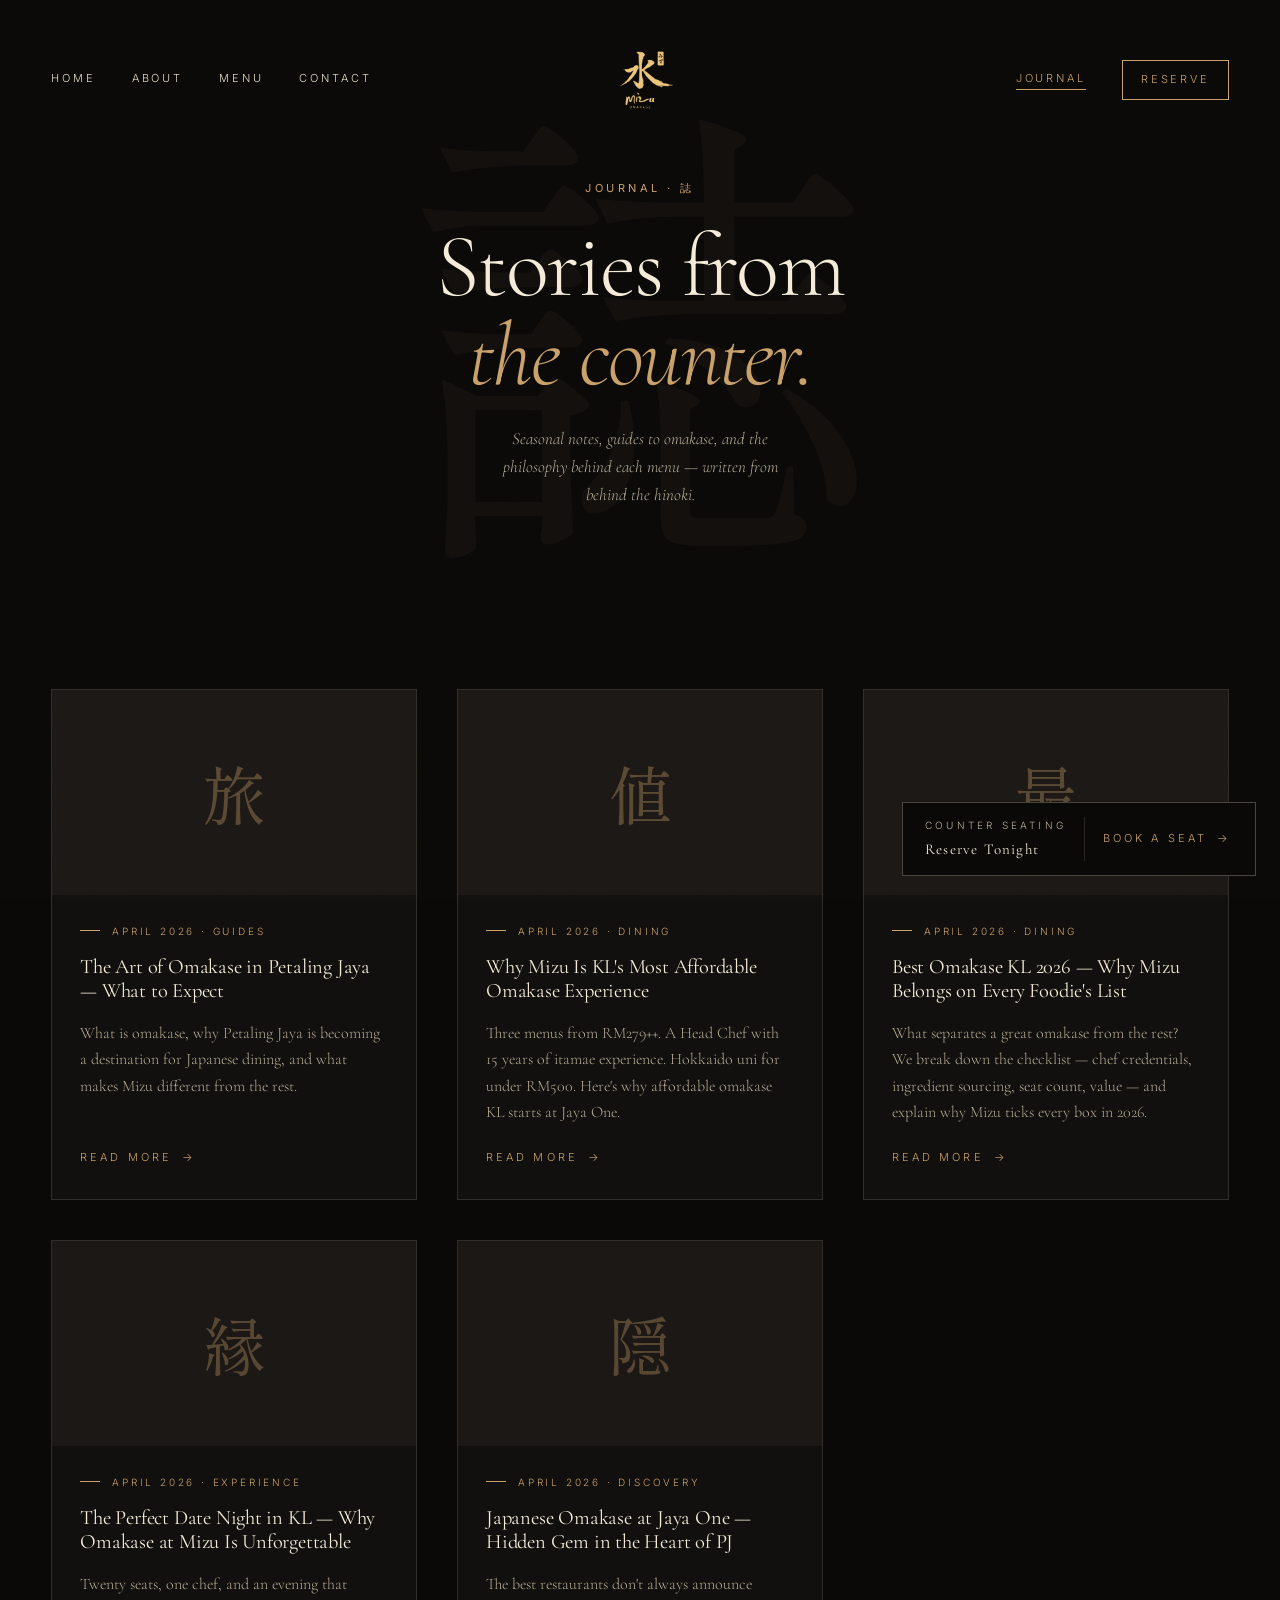
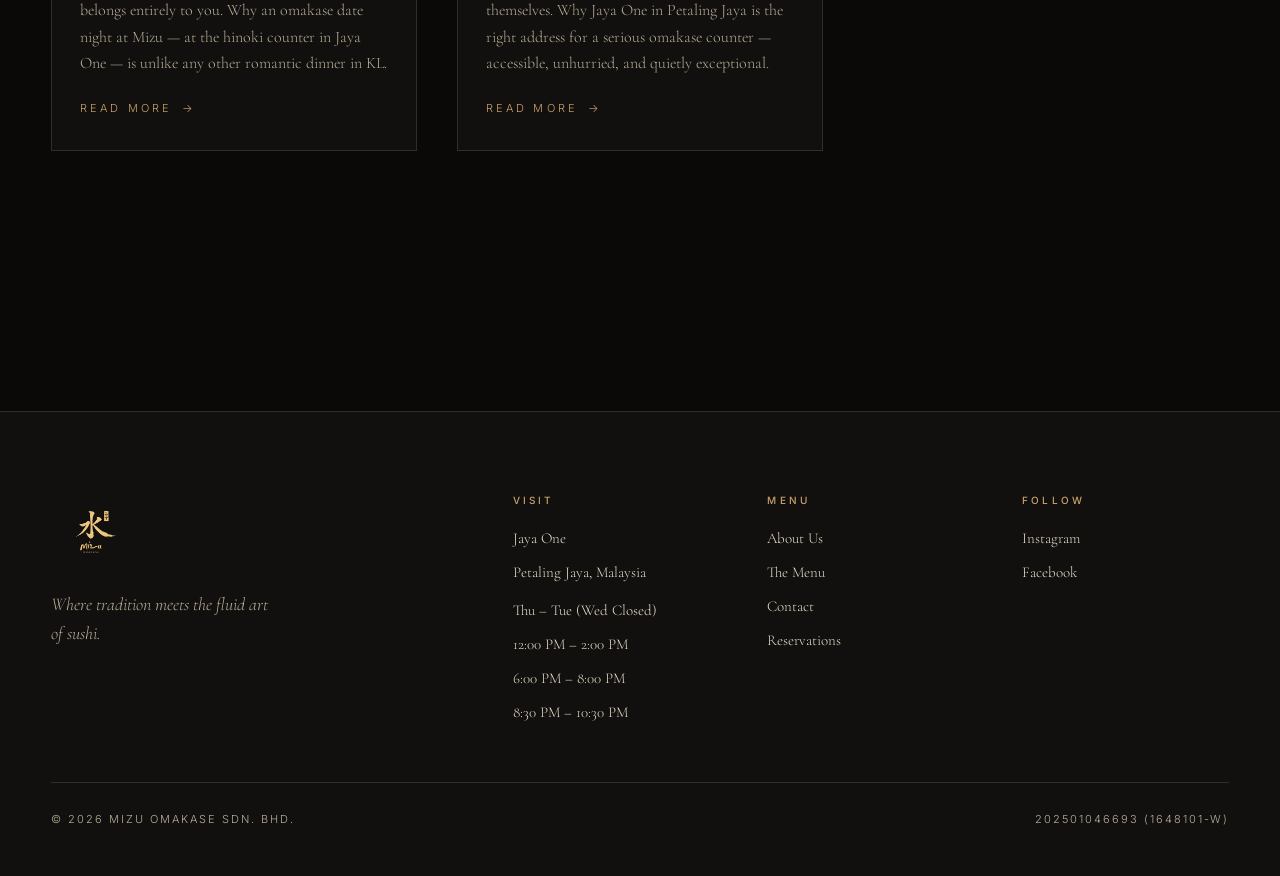
<file: blog/index.html>
<!DOCTYPE html>
<html lang="en">
<head>
    <link rel="icon" type="image/x-icon" href="/favicon.ico">
    <link rel="icon" type="image/png" sizes="32x32" href="/favicon-32x32.png">
    <link rel="icon" type="image/png" sizes="16x16" href="/favicon-16x16.png">
    <link rel="apple-touch-icon" sizes="180x180" href="/apple-touch-icon.png">
<meta charset="UTF-8" />
<meta name="viewport" content="width=device-width, initial-scale=1.0" />
<title>Top Omakase in KL | Authentic Japanese Cuisine Blog</title>
<meta name="description" content="Explore our blog for the Top Omakase in KL, authentic Japanese cuisine, seasonal ingredients, sushi guides, and fine dining inspiration." />
<link rel="canonical" href="https://www.mizuomakase.com.my/blog/" />
<meta name="google-site-verification" content="tLQtjvD10rnMI0SSd4I9eP6xzH1W9KEC18GL6BeY3gI" />
<meta name="robots" content="INDEX, FOLLOW, MAX-IMAGE-PREVIEW:LARGE, MAX-SNIPPET:-1, MAX-VIDEO-PREVIEW:-1" />
<link rel="stylesheet" href="../shared.css" />
<style>
/* ================= BLOG INDEX ================= */

.blog-hero {
  padding: 180px var(--pad) 100px;
  text-align: center;
  position: relative;
  overflow: hidden;
}
.blog-hero::before {
  content: '誌';
  position: absolute;
  top: 50%; left: 50%;
  transform: translate(-50%, -48%);
  font-family: var(--jp);
  font-size: 480px;
  color: var(--ember);
  opacity: 0.04;
  line-height: 0.8;
  pointer-events: none;
}
.blog-hero-inner {
  position: relative;
  z-index: 2;
}
.blog-hero .eyebrow { margin-bottom: 24px; }
.blog-hero h1 {
  font-family: var(--serif);
  font-weight: 300;
  font-size: clamp(48px, 7vw, 112px);
  line-height: 1.0;
  color: var(--rice);
  letter-spacing: -0.02em;
  margin-bottom: 24px;
}
.blog-hero h1 .it { font-style: italic; color: var(--ember); }
.blog-hero .sub {
  font-family: var(--serif);
  font-style: italic;
  font-size: clamp(17px, 1.3vw, 21px);
  color: var(--bone-dim);
  max-width: 44ch;
  margin: 0 auto;
  line-height: 1.65;
}

/* ================= ARTICLE GRID ================= */
.blog-grid-section {
  padding: 80px var(--pad) 140px;
}
.blog-grid {
  max-width: 1200px;
  margin: 0 auto;
  display: grid;
  grid-template-columns: repeat(3, 1fr);
  gap: 40px;
}

.article-card {
  border: 1px solid var(--hair);
  background: var(--ink-2);
  display: flex;
  flex-direction: column;
  transition: border-color 400ms, transform 400ms;
}
.article-card:hover {
  border-color: var(--ember);
  transform: translateY(-4px);
}

.article-card-img {
  aspect-ratio: 16/9;
  overflow: hidden;
  background: var(--char);
  display: flex;
  align-items: center;
  justify-content: center;
}
.article-card-img .placeholder-jp {
  font-family: var(--jp);
  font-size: 64px;
  color: var(--ember);
  opacity: 0.35;
}

.article-card-body {
  padding: 28px 28px 32px;
  display: flex;
  flex-direction: column;
  flex: 1;
}
.article-card-meta {
  font-family: var(--sans);
  font-size: 10px;
  letter-spacing: 0.28em;
  text-transform: uppercase;
  color: var(--ember);
  margin-bottom: 16px;
  display: flex;
  align-items: center;
  gap: 12px;
}
.article-card-meta::before {
  content: '';
  width: 20px;
  height: 1px;
  background: var(--ember);
}
.article-card h2 {
  font-family: var(--serif);
  font-weight: 400;
  font-size: clamp(20px, 1.6vw, 26px);
  line-height: 1.2;
  color: var(--rice);
  margin-bottom: 16px;
  letter-spacing: -0.01em;
}
.article-card p {
  font-family: var(--serif);
  font-size: 16px;
  line-height: 1.65;
  color: var(--bone-dim);
  flex: 1;
  margin-bottom: 24px;
}
.article-card .read-more {
  font-family: var(--sans);
  font-size: 11px;
  letter-spacing: 0.28em;
  text-transform: uppercase;
  color: var(--ember);
  display: inline-flex;
  align-items: center;
  gap: 10px;
  transition: color 280ms, gap 280ms;
  align-self: flex-start;
}
.article-card:hover .read-more {
  color: var(--rice);
  gap: 16px;
}

/* ================= RESPONSIVE ================= */
@media (max-width: 900px) {
  .blog-grid {
    grid-template-columns: 1fr 1fr;
    gap: 24px;
  }
}
@media (max-width: 600px) {
  .blog-grid {
    grid-template-columns: 1fr;
    gap: 20px;
  }
  .blog-hero {
    padding: 140px var(--pad) 60px;
  }
}
</style>
<!-- Google tag (gtag.js) -->
<script async src="https://www.googletagmanager.com/gtag/js?id=G-GE0Y3ZP8QB"></script>
<script>
  window.dataLayer = window.dataLayer || [];
  function gtag(){dataLayer.push(arguments);}
  gtag('js', new Date());
  gtag('config', 'G-GE0Y3ZP8QB');
</script>
<script type="application/ld+json">
{
  "@context": "https://schema.org",
  "@graph": [
    {
      "@type": "Restaurant",
      "@id": "https://www.mizuomakase.com.my/#restaurant",
      "name": "Mizu Omakase",
      "url": "https://www.mizuomakase.com.my/"
    },
    {
      "@type": "CollectionPage",
      "@id": "https://www.mizuomakase.com.my/blog/#webpage",
      "url": "https://www.mizuomakase.com.my/blog/",
      "name": "Top Omakase in KL | Authentic Japanese Cuisine Blog",
      "isPartOf": {
        "@id": "https://www.mizuomakase.com.my/#website"
      },
      "about": {
        "@id": "https://www.mizuomakase.com.my/#restaurant"
      }
    }
  ]
}
</script>
</head>
<body>

<!-- grain overlay -->
<div class="grain"></div>

<!-- NAV -->
<nav class="nav" id="nav">
  <div class="nav-left">
    <a href="/" class="navlink">Home</a>
    <a href="/about.html" class="navlink">About</a>
    <a href="/menu.html" class="navlink">Menu</a>
    <a href="/contact.html" class="navlink">Contact</a>
  </div>
  <a href="/" class="brand-mark" aria-label="Mizu Omakase">
    <img src="/images/logo.png" alt="Mizu Omakase" style="height:108px;width:auto;display:block;" />
  </a>
  <div class="nav-right">
    <a href="/blog/" class="navlink active">Journal</a>
    <a href="https://reservation.umai.io/en/widget/mizu-omakase" class="navlink nav-reserve" style="color: var(--ember); border: 1px solid var(--ember); padding: 10px 18px;">Reserve</a>
  </div>
</nav>

<!-- STICKY RESERVE DOCK -->
<div class="reserve-dock">
  <div class="dock-label">
    Counter Seating
    <strong>Reserve Tonight</strong>
  </div>
  <a href="https://reservation.umai.io/en/widget/mizu-omakase" class="dock-cta">
    Book a Seat <span>→</span>
  </a>
</div>

<!-- BLOG HERO -->
<section class="blog-hero">
  <div class="blog-hero-inner">
    <div class="eyebrow reveal">Journal · 誌</div>
    <h1 class="reveal delay-1">Stories from<br/><span class="it">the counter.</span></h1>
    <p class="sub reveal delay-2">Seasonal notes, guides to omakase, and the philosophy behind each menu — written from behind the hinoki.</p>
  </div>
</section>

<!-- ARTICLE GRID -->
<section class="blog-grid-section">
  <div class="blog-grid">

    <!-- Article 1 — Full post exists -->
    <article class="article-card reveal">
      <div class="article-card-img">
        <span class="placeholder-jp">旅</span>
      </div>
      <div class="article-card-body">
        <div class="article-card-meta">April 2026 · Guides</div>
        <h2>The Art of Omakase in Petaling Jaya — What to Expect</h2>
        <p>What is omakase, why Petaling Jaya is becoming a destination for Japanese dining, and what makes Mizu different from the rest.</p>
        <a href="/blog/omakase-petaling-jaya/" class="read-more">Read more <span>→</span></a>
      </div>
    </article>

    <!-- Article 2 — Affordable Omakase KL -->
    <article class="article-card reveal delay-1">
      <div class="article-card-img">
        <span class="placeholder-jp">値</span>
      </div>
      <div class="article-card-body">
        <div class="article-card-meta">April 2026 · Dining</div>
        <h2>Why Mizu Is KL's Most Affordable Omakase Experience</h2>
        <p>Three menus from RM279++. A Head Chef with 15 years of itamae experience. Hokkaido uni for under RM500. Here's why affordable omakase KL starts at Jaya One.</p>
        <a href="/blog/affordable-omakase-kl/" class="read-more">Read more <span>→</span></a>
      </div>
    </article>


    <!-- Article 3 — Best Omakase KL 2026 -->
    <article class="article-card reveal delay-1">
      <div class="article-card-img">
        <span class="placeholder-jp">最</span>
      </div>
      <div class="article-card-body">
        <div class="article-card-meta">April 2026 · Dining</div>
        <h2>Best Omakase KL 2026 — Why Mizu Belongs on Every Foodie's List</h2>
        <p>What separates a great omakase from the rest? We break down the checklist — chef credentials, ingredient sourcing, seat count, value — and explain why Mizu ticks every box in 2026.</p>
        <a href="/blog/best-omakase-kl-2026/" class="read-more">Read more <span>→</span></a>
      </div>
    </article>

    <!-- Article 4 — Omakase Date Night KL -->
    <article class="article-card reveal delay-2">
      <div class="article-card-img">
        <span class="placeholder-jp">縁</span>
      </div>
      <div class="article-card-body">
        <div class="article-card-meta">April 2026 · Experience</div>
        <h2>The Perfect Date Night in KL — Why Omakase at Mizu Is Unforgettable</h2>
        <p>Twenty seats, one chef, and an evening that belongs entirely to you. Why an omakase date night at Mizu — at the hinoki counter in Jaya One — is unlike any other romantic dinner in KL.</p>
        <a href="/blog/omakase-date-night-kl/" class="read-more">Read more <span>→</span></a>
      </div>
    </article>

    <!-- Article 5 — Japanese Omakase Jaya One -->
    <article class="article-card reveal delay-3">
      <div class="article-card-img">
        <span class="placeholder-jp">隠</span>
      </div>
      <div class="article-card-body">
        <div class="article-card-meta">April 2026 · Discovery</div>
        <h2>Japanese Omakase at Jaya One — Hidden Gem in the Heart of PJ</h2>
        <p>The best restaurants don't always announce themselves. Why Jaya One in Petaling Jaya is the right address for a serious omakase counter — accessible, unhurried, and quietly exceptional.</p>
        <a href="/blog/japanese-omakase-jaya-one/" class="read-more">Read more <span>→</span></a>
      </div>
    </article>

  </div>
</section>

<!-- FOOTER -->
<footer>
  <div class="foot-grid">
    <div class="foot-brand"><img src="/images/logo.png" alt="Mizu Omakase" style="height:80px;width:auto;margin-bottom:16px;display:block;" />
      
      
      <p>Where tradition meets the fluid art of sushi.</p>
    </div>
    <div class="foot-col">
      <h5>Visit</h5>
      <p>Jaya One</p>
      <p>Petaling Jaya, Malaysia</p>
      <p style="margin-top: 14px;">Thu – Tue (Wed Closed)</p>
      <p>12:00 PM – 2:00 PM</p><p>6:00 PM – 8:00 PM</p><p>8:30 PM – 10:30 PM</p>
    </div>
    <div class="foot-col">
      <h5>Menu</h5>
      <a href="/about.html">About Us</a>
      <a href="/menu.html">The Menu</a>
      <a href="/contact.html">Contact</a>
      <a href="https://reservation.umai.io/en/widget/mizu-omakase">Reservations</a>
    </div>
    <div class="foot-col">
      <h5>Follow</h5>
      <a href="https://www.instagram.com/mizu.omakase/">Instagram</a>
      <a href="https://www.facebook.com/profile.php?id=61584736661621">Facebook</a>
    </div>
  </div>
  <div class="foot-bottom">
    <span>© 2026 Mizu Omakase Sdn. Bhd.</span>
    <span>202501046693 (1648101-W)</span>
  </div>
</footer>

<script>
const nav = document.getElementById('nav');
window.addEventListener('scroll', () => {
  if (window.scrollY > 60) nav.classList.add('scrolled');
  else nav.classList.remove('scrolled');
});

const io = new IntersectionObserver((entries) => {
  entries.forEach(e => { if (e.isIntersecting) e.target.classList.add('in'); });
}, { threshold: 0.14 });
document.querySelectorAll('.reveal').forEach(el => io.observe(el));
</script>
</body>
</html>
</file>
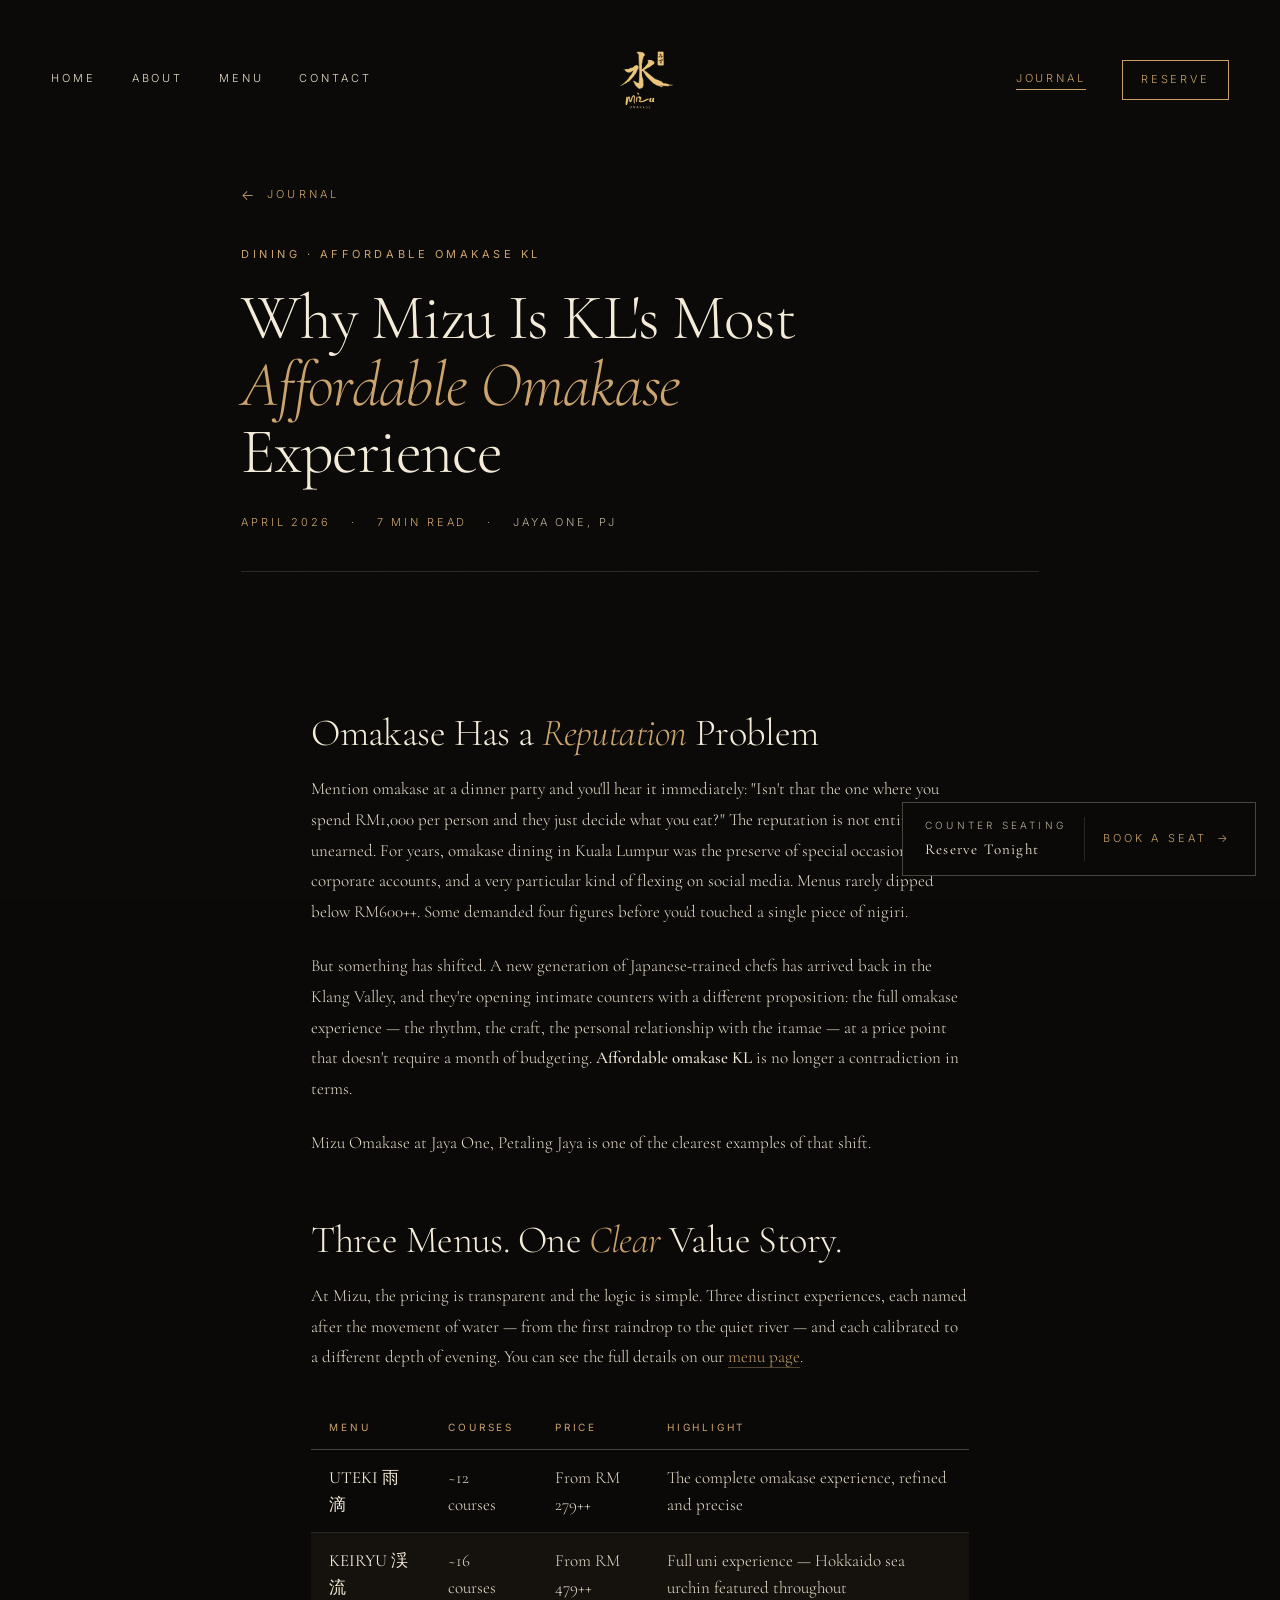
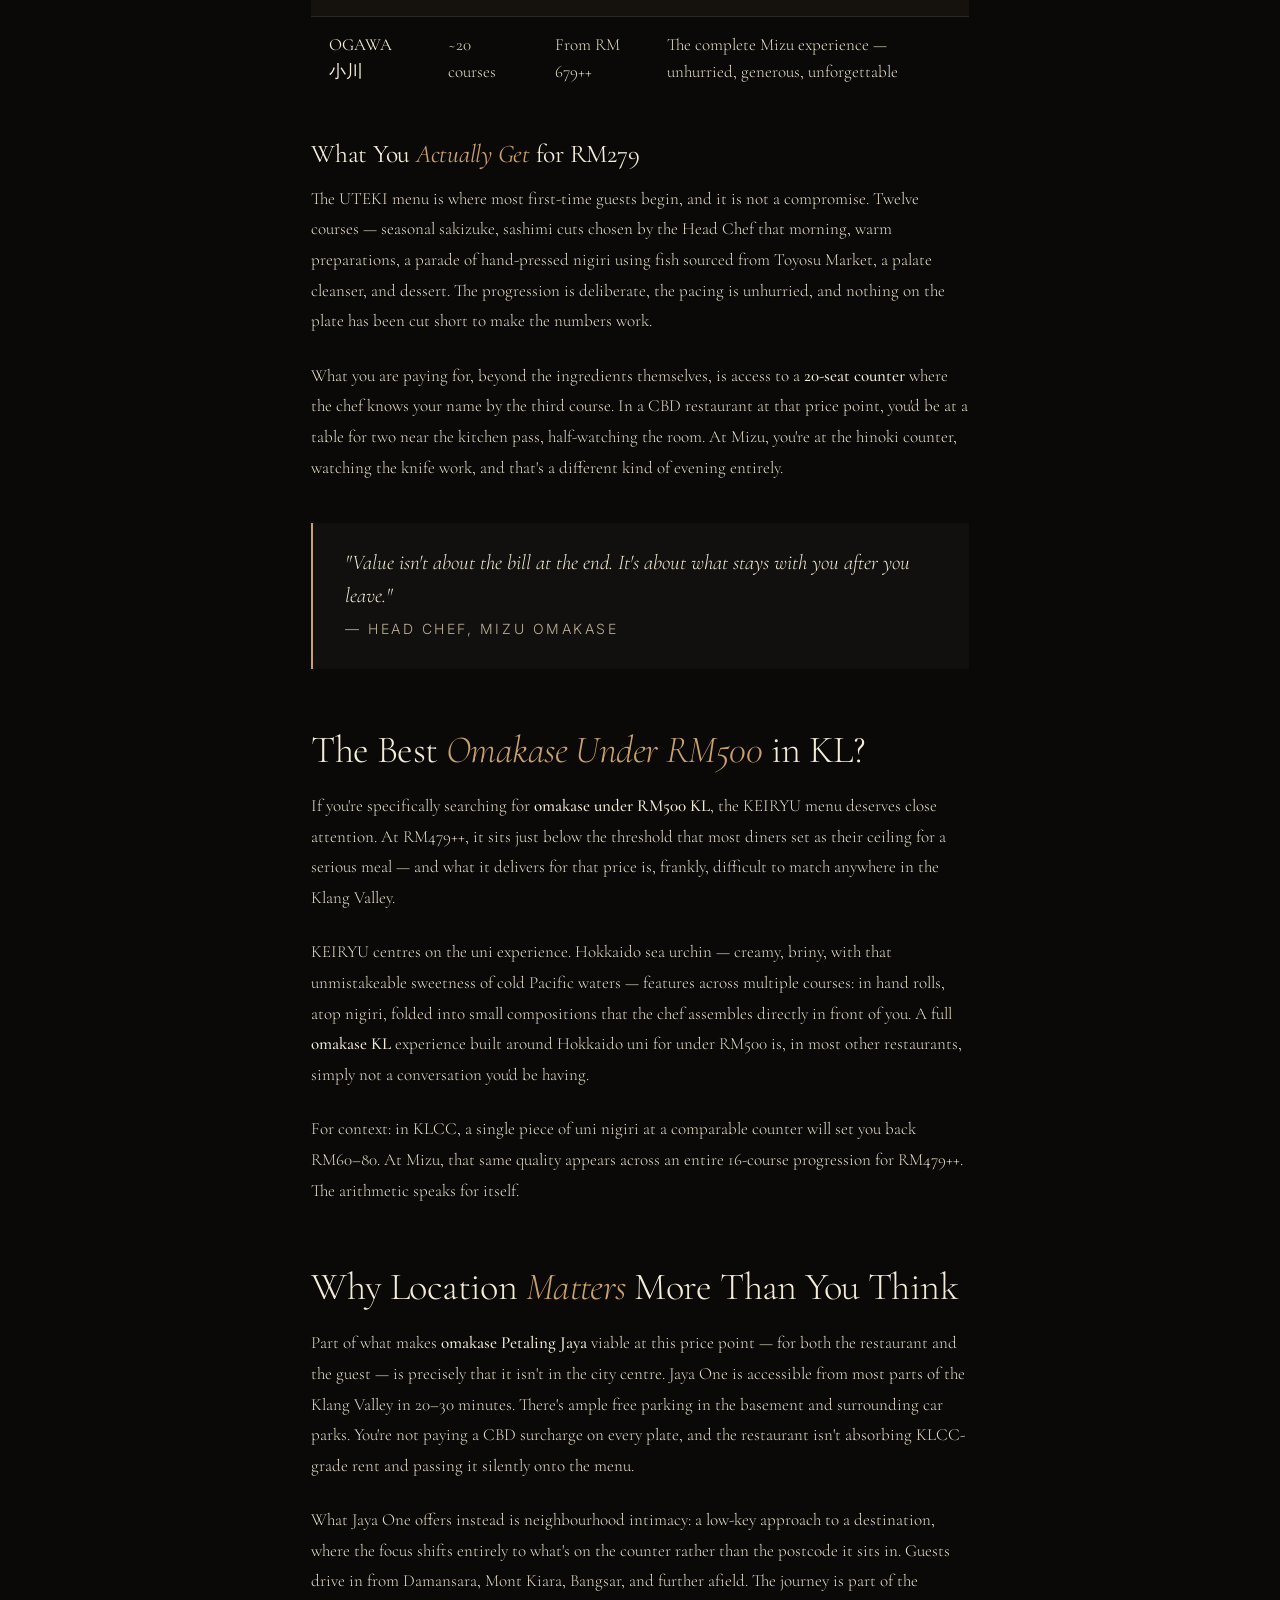
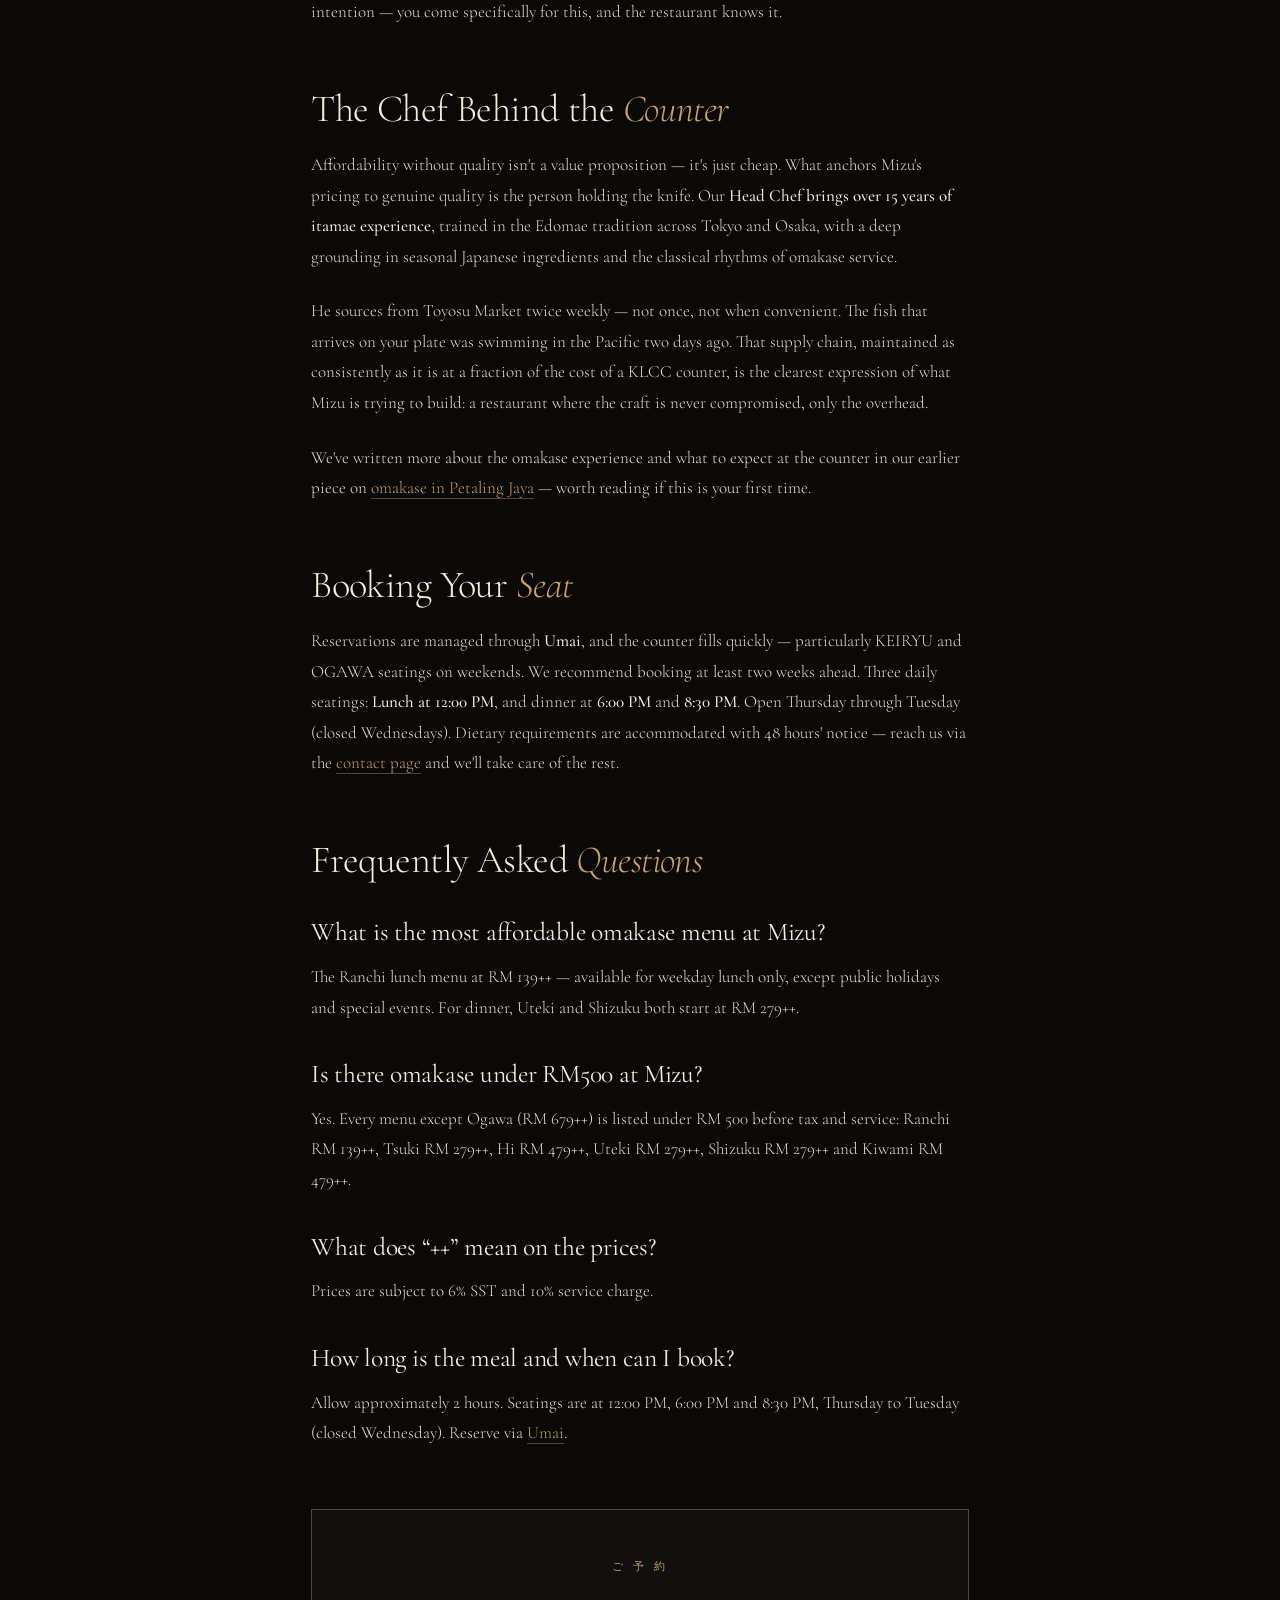
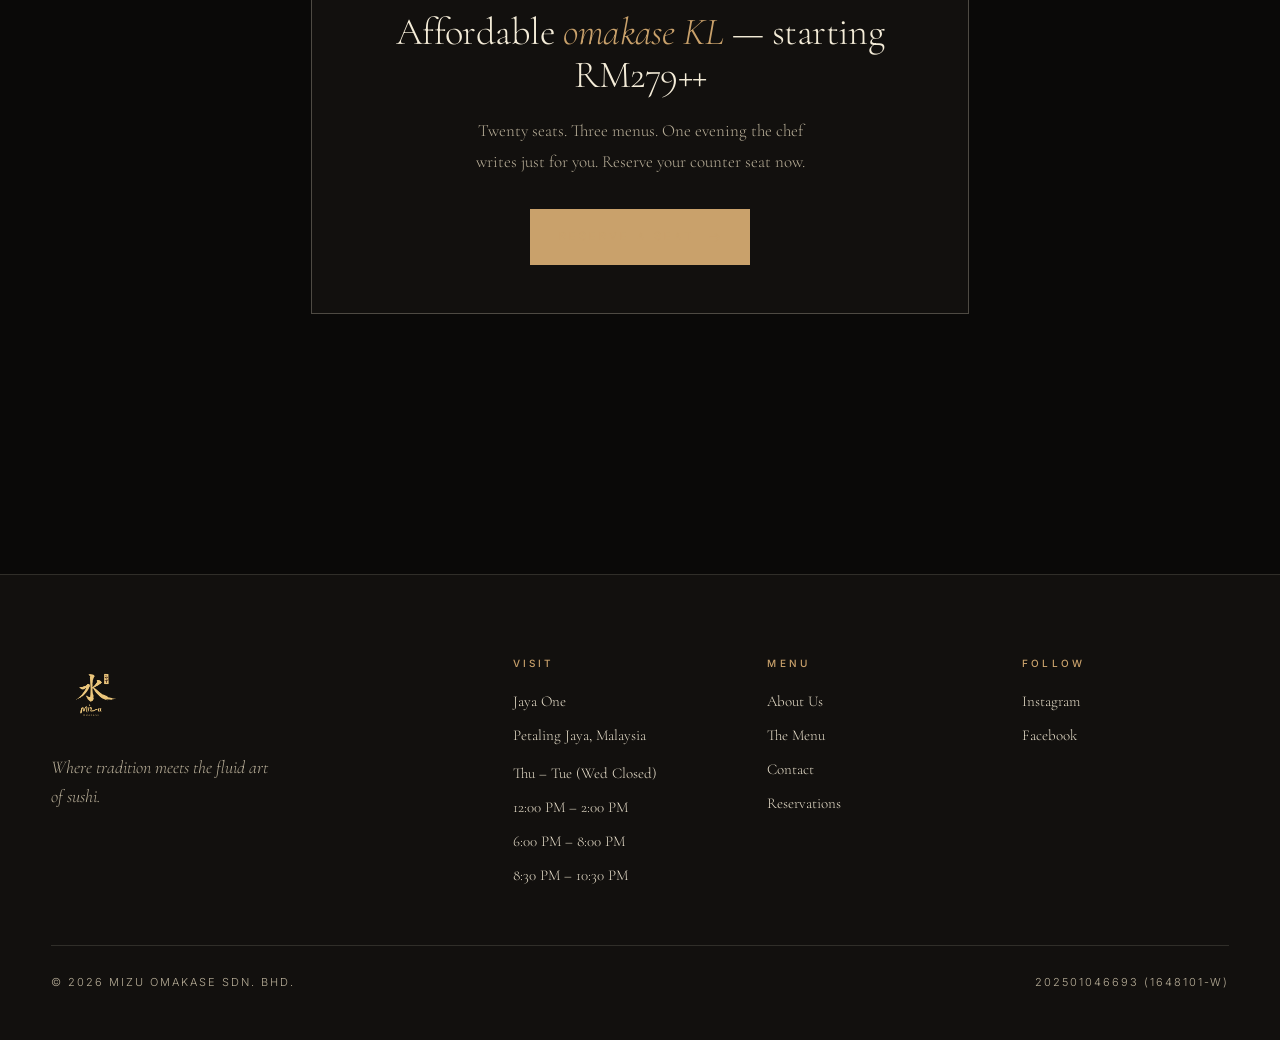
<file: blog/affordable-omakase-kl/index.html>
<!DOCTYPE html>
<html lang="en">
<head>
    <link rel="icon" type="image/x-icon" href="/favicon.ico">
    <link rel="icon" type="image/png" sizes="32x32" href="/favicon-32x32.png">
    <link rel="icon" type="image/png" sizes="16x16" href="/favicon-16x16.png">
    <link rel="apple-touch-icon" sizes="180x180" href="/apple-touch-icon.png">
<meta charset="UTF-8" />
<meta name="viewport" content="width=device-width, initial-scale=1.0" />
<title>Affordable Omakase KL — Mizu Omakase from RM279++ | Petaling Jaya</title>
<meta name="description" content="Looking for affordable omakase in KL? Mizu Omakase offers 3 menus from RM279++ at Jaya One, Petaling Jaya. Head Chef, 20 seats, Thu–Tue." />
<link rel="canonical" href="https://www.mizuomakase.com.my/blog/affordable-omakase-kl/" />
<meta name="google-site-verification" content="tLQtjvD10rnMI0SSd4I9eP6xzH1W9KEC18GL6BeY3gI" />
<meta name="robots" content="INDEX, FOLLOW, MAX-IMAGE-PREVIEW:LARGE, MAX-SNIPPET:-1, MAX-VIDEO-PREVIEW:-1" />
<link rel="stylesheet" href="../../shared.css" />
<meta property="og:title" content="Affordable Omakase KL — Mizu Omakase from RM279++ | Petaling Jaya" />
<meta property="og:description" content="Looking for affordable omakase in KL? Mizu Omakase offers 3 menus from RM279++ at Jaya One, Petaling Jaya. Head Chef, 20 seats, Thu–Tue." />
<meta property="og:url" content="https://www.mizuomakase.com.my/blog/affordable-omakase-kl/" />
<meta property="og:type" content="article" />
<meta property="og:image" content="https://www.mizuomakase.com.my/images/hero-counter.jpg" />
<script type="application/ld+json">
{
  "@context": "https://schema.org",
  "@graph": [
    {
      "@type": "Restaurant",
      "@id": "https://www.mizuomakase.com.my/#restaurant",
      "name": "Mizu Omakase",
      "url": "https://www.mizuomakase.com.my/"
    },
    {
      "@type": "BlogPosting",
      "@id": "https://www.mizuomakase.com.my/blog/affordable-omakase-kl/#article",
      "headline": "Why Mizu Is KL's Most Affordable Omakase Experience",
      "description": "Looking for affordable omakase in KL? Mizu Omakase offers 3 menus from RM279++ at Jaya One, Petaling Jaya. Head Chef with 15 years experience, just 20 seats.",
      "url": "https://www.mizuomakase.com.my/blog/affordable-omakase-kl/",
      "mainEntityOfPage": {
        "@type": "WebPage",
        "@id": "https://www.mizuomakase.com.my/blog/affordable-omakase-kl/"
      },
      "image": [
        "https://www.mizuomakase.com.my/images/hero-counter.jpg"
      ],
      "datePublished": "2026-04-22",
      "dateModified": "2026-10-26",
      "inLanguage": "en-MY",
      "author": {
        "@type": "Organization",
        "name": "Mizu Omakase",
        "url": "https://www.mizuomakase.com.my/"
      },
      "publisher": {
        "@type": "Organization",
        "name": "Mizu Omakase",
        "url": "https://www.mizuomakase.com.my/",
        "logo": {
          "@type": "ImageObject",
          "url": "https://www.mizuomakase.com.my/images/logo.png"
        }
      },
      "about": {
        "@id": "https://www.mizuomakase.com.my/#restaurant"
      },
      "isPartOf": {
        "@id": "https://www.mizuomakase.com.my/#website"
      },
      "keywords": [
        "affordable omakase KL",
        "omakase under RM500 KL",
        "omakase Petaling Jaya",
        "omakase KL"
      ]
    },
    {
      "@type": "FAQPage",
      "@id": "https://www.mizuomakase.com.my/blog/affordable-omakase-kl/#faq",
      "url": "https://www.mizuomakase.com.my/blog/affordable-omakase-kl/",
      "mainEntity": [
        {
          "@type": "Question",
          "name": "What is the most affordable omakase menu at Mizu?",
          "acceptedAnswer": {
            "@type": "Answer",
            "text": "The Ranchi lunch menu at RM 139++ — available for weekday lunch only, except public holidays and special events. For dinner, Uteki and Shizuku both start at RM 279++."
          }
        },
        {
          "@type": "Question",
          "name": "Is there omakase under RM500 at Mizu?",
          "acceptedAnswer": {
            "@type": "Answer",
            "text": "Yes. Every menu except Ogawa (RM 679++) is listed under RM 500 before tax and service: Ranchi RM 139++, Tsuki RM 279++, Hi RM 479++, Uteki RM 279++, Shizuku RM 279++ and Kiwami RM 479++."
          }
        },
        {
          "@type": "Question",
          "name": "What does “++” mean on the prices?",
          "acceptedAnswer": {
            "@type": "Answer",
            "text": "Prices are subject to 6% SST and 10% service charge."
          }
        },
        {
          "@type": "Question",
          "name": "How long is the meal and when can I book?",
          "acceptedAnswer": {
            "@type": "Answer",
            "text": "Allow approximately 2 hours. Seatings are at 12:00 PM, 6:00 PM and 8:30 PM, Thursday to Tuesday (closed Wednesday). Reserve via Umai."
          }
        }
      ]
    }
  ]
}
</script>
<style>
/* ================= BLOG POST ================= */

.post-hero {
  padding: 180px var(--pad) 80px;
  max-width: 900px;
  margin: 0 auto;
}
.post-hero .eyebrow { margin-bottom: 20px; }
.post-hero h1 {
  font-family: var(--serif);
  font-weight: 300;
  font-size: clamp(36px, 5vw, 76px);
  line-height: 1.05;
  color: var(--rice);
  letter-spacing: -0.02em;
  margin-bottom: 28px;
}
.post-hero h1 .it { font-style: italic; color: var(--ember); }
.post-meta {
  display: flex;
  align-items: center;
  gap: 20px;
  font-family: var(--sans);
  font-size: 11px;
  letter-spacing: 0.26em;
  text-transform: uppercase;
  color: var(--bone-dim);
  padding-bottom: 40px;
  border-bottom: 1px solid var(--hair);
}
.post-meta span { color: var(--ember); }

/* ================= POST BODY ================= */
.post-body {
  max-width: 760px;
  margin: 0 auto;
  padding: 60px var(--pad) 140px;
}
.post-body h2 {
  font-family: var(--serif);
  font-weight: 300;
  font-size: clamp(28px, 3vw, 44px);
  line-height: 1.1;
  color: var(--rice);
  letter-spacing: -0.015em;
  margin: 60px 0 20px;
}
.post-body h2 .it { font-style: italic; color: var(--ember); }
.post-body h2:first-child { margin-top: 0; }
.post-body h3 {
  font-family: var(--serif);
  font-weight: 400;
  font-size: clamp(20px, 2vw, 28px);
  line-height: 1.2;
  color: var(--rice);
  letter-spacing: -0.01em;
  margin: 36px 0 14px;
}
.post-body h3 .it { font-style: italic; color: var(--ember); }
.post-body p {
  font-family: var(--serif);
  font-size: clamp(17px, 1.3vw, 20px);
  line-height: 1.8;
  color: var(--bone);
  margin-bottom: 24px;
}
.post-body p:last-child { margin-bottom: 0; }
.post-body a {
  color: var(--ember);
  border-bottom: 1px solid rgba(201,161,107,0.4);
  transition: border-color 260ms, color 260ms;
}
.post-body a:hover {
  color: var(--rice);
  border-color: var(--rice);
}
.post-body strong {
  color: var(--rice);
  font-weight: 500;
}

/* Menu table */
.menu-table {
  width: 100%;
  border-collapse: collapse;
  margin: 32px 0 40px;
}
.menu-table th,
.menu-table td {
  padding: 14px 18px;
  text-align: left;
  border-bottom: 1px solid var(--hair);
  font-family: var(--serif);
  font-size: 17px;
  color: var(--bone);
}
.menu-table th {
  font-family: var(--sans);
  font-size: 10px;
  letter-spacing: 0.28em;
  text-transform: uppercase;
  color: var(--ember);
  font-weight: 400;
  border-bottom: 1px solid var(--hair-strong);
}
.menu-table td:first-child {
  color: var(--rice);
  font-weight: 400;
}
.menu-table tr:last-child td { border-bottom: none; }
.menu-table tr.highlighted td {
  background: rgba(201,161,107,0.06);
}

/* Blockquote accent */
.post-body blockquote {
  margin: 40px 0;
  padding: 24px 32px;
  border-left: 2px solid var(--ember);
  background: var(--ink-2);
  font-family: var(--serif);
  font-style: italic;
  font-size: 21px;
  line-height: 1.55;
  color: var(--rice);
}

/* CTA block */
.post-cta {
  margin: 60px 0 0;
  padding: 48px 40px;
  border: 1px solid var(--hair-strong);
  background: var(--ink-2);
  text-align: center;
}
.post-cta .eyebrow { margin-bottom: 16px; }
.post-cta h3 {
  font-family: var(--serif);
  font-weight: 300;
  font-size: clamp(28px, 3vw, 44px);
  line-height: 1.1;
  color: var(--rice);
  margin-bottom: 20px;
  letter-spacing: -0.015em;
}
.post-cta h3 .it { font-style: italic; color: var(--ember); }
.post-cta p {
  font-family: var(--serif);
  font-size: 17px;
  color: var(--bone-dim);
  margin-bottom: 32px;
  max-width: 44ch;
  margin-left: auto;
  margin-right: auto;
}

/* Back link */
.back-link {
  display: inline-flex;
  align-items: center;
  gap: 10px;
  font-family: var(--sans);
  font-size: 11px;
  letter-spacing: 0.28em;
  text-transform: uppercase;
  color: var(--ember);
  margin-bottom: 40px;
  transition: color 260ms, gap 260ms;
  border-bottom: none !important;
}
.back-link:hover { color: var(--rice); gap: 14px; }
.back-link .arrow { font-size: 14px; }

@media (max-width: 768px) {
  .post-hero { padding: 140px var(--pad) 60px; }
  .post-body { padding: 40px var(--pad) 80px; }
  .menu-table { font-size: 15px; }
}
</style>
<!-- Google tag (gtag.js) -->
<script async src="https://www.googletagmanager.com/gtag/js?id=G-GE0Y3ZP8QB"></script>
<script>
  window.dataLayer = window.dataLayer || [];
  function gtag(){dataLayer.push(arguments);}
  gtag('js', new Date());
  gtag('config', 'G-GE0Y3ZP8QB');
</script>
</head>
<body>

<!-- grain overlay -->
<div class="grain"></div>

<!-- NAV -->
<nav class="nav" id="nav">
  <div class="nav-left">
    <a href="/" class="navlink">Home</a>
    <a href="/about.html" class="navlink">About</a>
    <a href="/menu.html" class="navlink">Menu</a>
    <a href="/contact.html" class="navlink">Contact</a>
  </div>
  <a href="/" class="brand-mark" aria-label="Mizu Omakase">
    <img src="/images/logo.png" alt="Mizu Omakase" style="height:108px;width:auto;display:block;" />
  </a>
  <div class="nav-right">
    <a href="/blog/" class="navlink active">Journal</a>
    <a href="https://reservation.umai.io/en/widget/mizu-omakase" class="navlink nav-reserve" style="color: var(--ember); border: 1px solid var(--ember); padding: 10px 18px;">Reserve</a>
  </div>
</nav>

<!-- STICKY RESERVE DOCK -->
<div class="reserve-dock">
  <div class="dock-label">
    Counter Seating
    <strong>Reserve Tonight</strong>
  </div>
  <a href="https://reservation.umai.io/en/widget/mizu-omakase" class="dock-cta">
    Book a Seat <span>→</span>
  </a>
</div>

<!-- POST HERO -->
<header class="post-hero">
  <a href="/blog/" class="back-link"><span class="arrow">←</span> Journal</a>
  <div class="eyebrow">Dining · Affordable Omakase KL</div>
  <h1>Why Mizu Is KL's Most<br/><span class="it">Affordable Omakase</span><br/>Experience</h1>
  <div class="post-meta">
    <span>April 2026</span>
    <span>·</span>
    <span>7 min read</span>
    <span>·</span>
    Jaya One, PJ
  </div>
</header>

<!-- POST BODY -->
<main class="post-body">

  <h2>Omakase Has a <span class="it">Reputation</span> Problem</h2>
  <p>
    Mention omakase at a dinner party and you'll hear it immediately: "Isn't that the one where you spend RM1,000 per person and they just decide what you eat?" The reputation is not entirely unearned. For years, omakase dining in Kuala Lumpur was the preserve of special occasions, corporate accounts, and a very particular kind of flexing on social media. Menus rarely dipped below RM600++. Some demanded four figures before you'd touched a single piece of nigiri.
  </p>
  <p>
    But something has shifted. A new generation of Japanese-trained chefs has arrived back in the Klang Valley, and they're opening intimate counters with a different proposition: the full omakase experience — the rhythm, the craft, the personal relationship with the itamae — at a price point that doesn't require a month of budgeting. <strong>Affordable omakase KL</strong> is no longer a contradiction in terms.
  </p>
  <p>
    Mizu Omakase at Jaya One, Petaling Jaya is one of the clearest examples of that shift.
  </p>

  <h2>Three Menus. One <span class="it">Clear</span> Value Story.</h2>
  <p>
    At Mizu, the pricing is transparent and the logic is simple. Three distinct experiences, each named after the movement of water — from the first raindrop to the quiet river — and each calibrated to a different depth of evening. You can see the full details on our <a href="/menu.html">menu page</a>.
  </p>

  <table class="menu-table">
    <thead>
      <tr>
        <th>Menu</th>
        <th>Courses</th>
        <th>Price</th>
        <th>Highlight</th>
      </tr>
    </thead>
    <tbody>
      <tr>
        <td>UTEKI 雨滴</td>
        <td>~12 courses</td>
        <td>From RM 279++</td>
        <td>The complete omakase experience, refined and precise</td>
      </tr>
      <tr class="highlighted">
        <td>KEIRYU 渓流</td>
        <td>~16 courses</td>
        <td>From RM 479++</td>
        <td>Full uni experience — Hokkaido sea urchin featured throughout</td>
      </tr>
      <tr>
        <td>OGAWA 小川</td>
        <td>~20 courses</td>
        <td>From RM 679++</td>
        <td>The complete Mizu experience — unhurried, generous, unforgettable</td>
      </tr>
    </tbody>
  </table>

  <h3>What You <span class="it">Actually Get</span> for RM279</h3>
  <p>
    The UTEKI menu is where most first-time guests begin, and it is not a compromise. Twelve courses — seasonal sakizuke, sashimi cuts chosen by the Head Chef that morning, warm preparations, a parade of hand-pressed nigiri using fish sourced from Toyosu Market, a palate cleanser, and dessert. The progression is deliberate, the pacing is unhurried, and nothing on the plate has been cut short to make the numbers work.
  </p>
  <p>
    What you are paying for, beyond the ingredients themselves, is access to a <strong>20-seat counter</strong> where the chef knows your name by the third course. In a CBD restaurant at that price point, you'd be at a table for two near the kitchen pass, half-watching the room. At Mizu, you're at the hinoki counter, watching the knife work, and that's a different kind of evening entirely.
  </p>

  <blockquote>
    "Value isn't about the bill at the end. It's about what stays with you after you leave."<br/>
    <small style="font-size: 14px; letter-spacing: 0.18em; text-transform: uppercase; font-style: normal; color: var(--bone-dim); font-family: var(--sans);">— Head Chef, Mizu Omakase</small>
  </blockquote>

  <h2>The Best <span class="it">Omakase Under RM500</span> in KL?</h2>
  <p>
    If you're specifically searching for <strong>omakase under RM500 KL</strong>, the KEIRYU menu deserves close attention. At RM479++, it sits just below the threshold that most diners set as their ceiling for a serious meal — and what it delivers for that price is, frankly, difficult to match anywhere in the Klang Valley.
  </p>
  <p>
    KEIRYU centres on the uni experience. Hokkaido sea urchin — creamy, briny, with that unmistakeable sweetness of cold Pacific waters — features across multiple courses: in hand rolls, atop nigiri, folded into small compositions that the chef assembles directly in front of you. A full <strong>omakase KL</strong> experience built around Hokkaido uni for under RM500 is, in most other restaurants, simply not a conversation you'd be having.
  </p>
  <p>
    For context: in KLCC, a single piece of uni nigiri at a comparable counter will set you back RM60–80. At Mizu, that same quality appears across an entire 16-course progression for RM479++. The arithmetic speaks for itself.
  </p>

  <h2>Why Location <span class="it">Matters</span> More Than You Think</h2>
  <p>
    Part of what makes <strong>omakase Petaling Jaya</strong> viable at this price point — for both the restaurant and the guest — is precisely that it isn't in the city centre. Jaya One is accessible from most parts of the Klang Valley in 20–30 minutes. There's ample free parking in the basement and surrounding car parks. You're not paying a CBD surcharge on every plate, and the restaurant isn't absorbing KLCC-grade rent and passing it silently onto the menu.
  </p>
  <p>
    What Jaya One offers instead is neighbourhood intimacy: a low-key approach to a destination, where the focus shifts entirely to what's on the counter rather than the postcode it sits in. Guests drive in from Damansara, Mont Kiara, Bangsar, and further afield. The journey is part of the intention — you come specifically for this, and the restaurant knows it.
  </p>

  <h2>The Chef Behind the <span class="it">Counter</span></h2>
  <p>
    Affordability without quality isn't a value proposition — it's just cheap. What anchors Mizu's pricing to genuine quality is the person holding the knife. Our <strong>Head Chef brings over 15 years of itamae experience</strong>, trained in the Edomae tradition across Tokyo and Osaka, with a deep grounding in seasonal Japanese ingredients and the classical rhythms of omakase service.
  </p>
  <p>
    He sources from Toyosu Market twice weekly — not once, not when convenient. The fish that arrives on your plate was swimming in the Pacific two days ago. That supply chain, maintained as consistently as it is at a fraction of the cost of a KLCC counter, is the clearest expression of what Mizu is trying to build: a restaurant where the craft is never compromised, only the overhead.
  </p>
  <p>
    We've written more about the omakase experience and what to expect at the counter in our earlier piece on <a href="/blog/omakase-petaling-jaya/">omakase in Petaling Jaya</a> — worth reading if this is your first time.
  </p>

  <h2>Booking Your <span class="it">Seat</span></h2>
  <p>
    Reservations are managed through <strong>Umai</strong>, and the counter fills quickly — particularly KEIRYU and OGAWA seatings on weekends. We recommend booking at least two weeks ahead. Three daily seatings: <strong>Lunch at 12:00 PM</strong>, and dinner at <strong>6:00 PM</strong> and <strong>8:30 PM</strong>. Open Thursday through Tuesday (closed Wednesdays). Dietary requirements are accommodated with 48 hours' notice — reach us via the <a href="/contact.html">contact page</a> and we'll take care of the rest.
  </p>

  <h2>Frequently Asked <span class="it">Questions</span></h2>
  <h3>What is the most affordable omakase menu at Mizu?</h3>
  <p>The Ranchi lunch menu at RM 139++ — available for weekday lunch only, except public holidays and special events. For dinner, Uteki and Shizuku both start at RM 279++.</p>
  <h3>Is there omakase under RM500 at Mizu?</h3>
  <p>Yes. Every menu except Ogawa (RM 679++) is listed under RM 500 before tax and service: Ranchi RM 139++, Tsuki RM 279++, Hi RM 479++, Uteki RM 279++, Shizuku RM 279++ and Kiwami RM 479++.</p>
  <h3>What does “++” mean on the prices?</h3>
  <p>Prices are subject to 6% SST and 10% service charge.</p>
  <h3>How long is the meal and when can I book?</h3>
  <p>Allow approximately 2 hours. Seatings are at 12:00 PM, 6:00 PM and 8:30 PM, Thursday to Tuesday (closed Wednesday). Reserve via <a href="https://reservation.umai.io/en/widget/mizu-omakase">Umai</a>.</p>

  <div class="post-cta">
    <div class="eyebrow">ご 予 約</div>
    <h3>Affordable <span class="it">omakase KL</span> — starting RM279++</h3>
    <p>Twenty seats. Three menus. One evening the chef writes just for you. Reserve your counter seat now.</p>
    <a href="https://reservation.umai.io/en/widget/mizu-omakase" class="btn btn-solid">
      <span>Reserve a Seat</span>
      <span class="arrow">→</span>
    </a>
  </div>

</main>

<!-- FOOTER -->
<footer>
  <div class="foot-grid">
    <div class="foot-brand"><img src="/images/logo.png" alt="Mizu Omakase" style="height:80px;width:auto;margin-bottom:16px;display:block;" />
      
      
      <p>Where tradition meets the fluid art of sushi.</p>
    </div>
    <div class="foot-col">
      <h5>Visit</h5>
      <p>Jaya One</p>
      <p>Petaling Jaya, Malaysia</p>
      <p style="margin-top: 14px;">Thu – Tue (Wed Closed)</p>
      <p>12:00 PM – 2:00 PM</p><p>6:00 PM – 8:00 PM</p><p>8:30 PM – 10:30 PM</p>
    </div>
    <div class="foot-col">
      <h5>Menu</h5>
      <a href="/about.html">About Us</a>
      <a href="/menu.html">The Menu</a>
      <a href="/contact.html">Contact</a>
      <a href="https://reservation.umai.io/en/widget/mizu-omakase">Reservations</a>
    </div>
    <div class="foot-col">
      <h5>Follow</h5>
      <a href="https://www.instagram.com/mizu.omakase/">Instagram</a>
      <a href="https://www.facebook.com/profile.php?id=61584736661621">Facebook</a>
    </div>
  </div>
  <div class="foot-bottom">
    <span>© 2026 Mizu Omakase Sdn. Bhd.</span>
    <span>202501046693 (1648101-W)</span>
  </div>
</footer>

<script>
const nav = document.getElementById('nav');
window.addEventListener('scroll', () => {
  if (window.scrollY > 60) nav.classList.add('scrolled');
  else nav.classList.remove('scrolled');
});

const io = new IntersectionObserver((entries) => {
  entries.forEach(e => { if (e.isIntersecting) e.target.classList.add('in'); });
}, { threshold: 0.14 });
document.querySelectorAll('.reveal').forEach(el => io.observe(el));
</script>
</body>
</html>
</file>
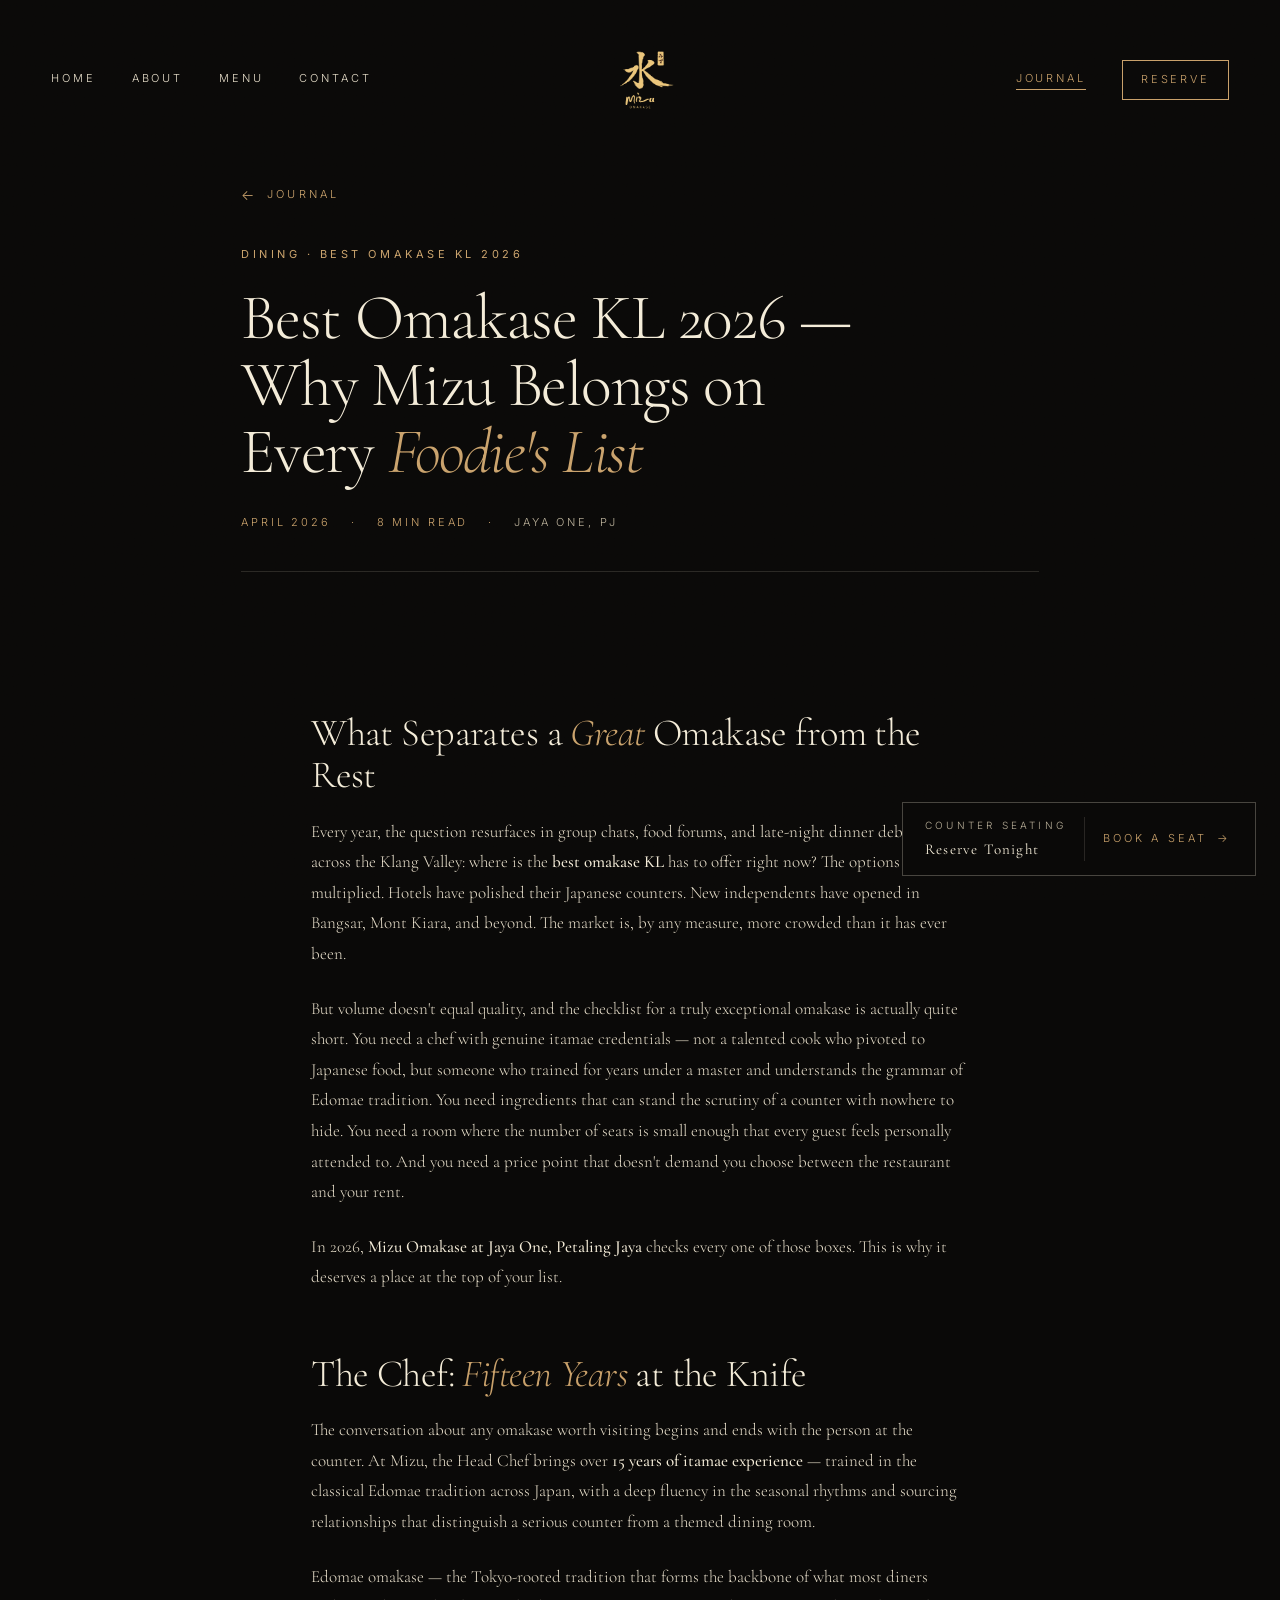
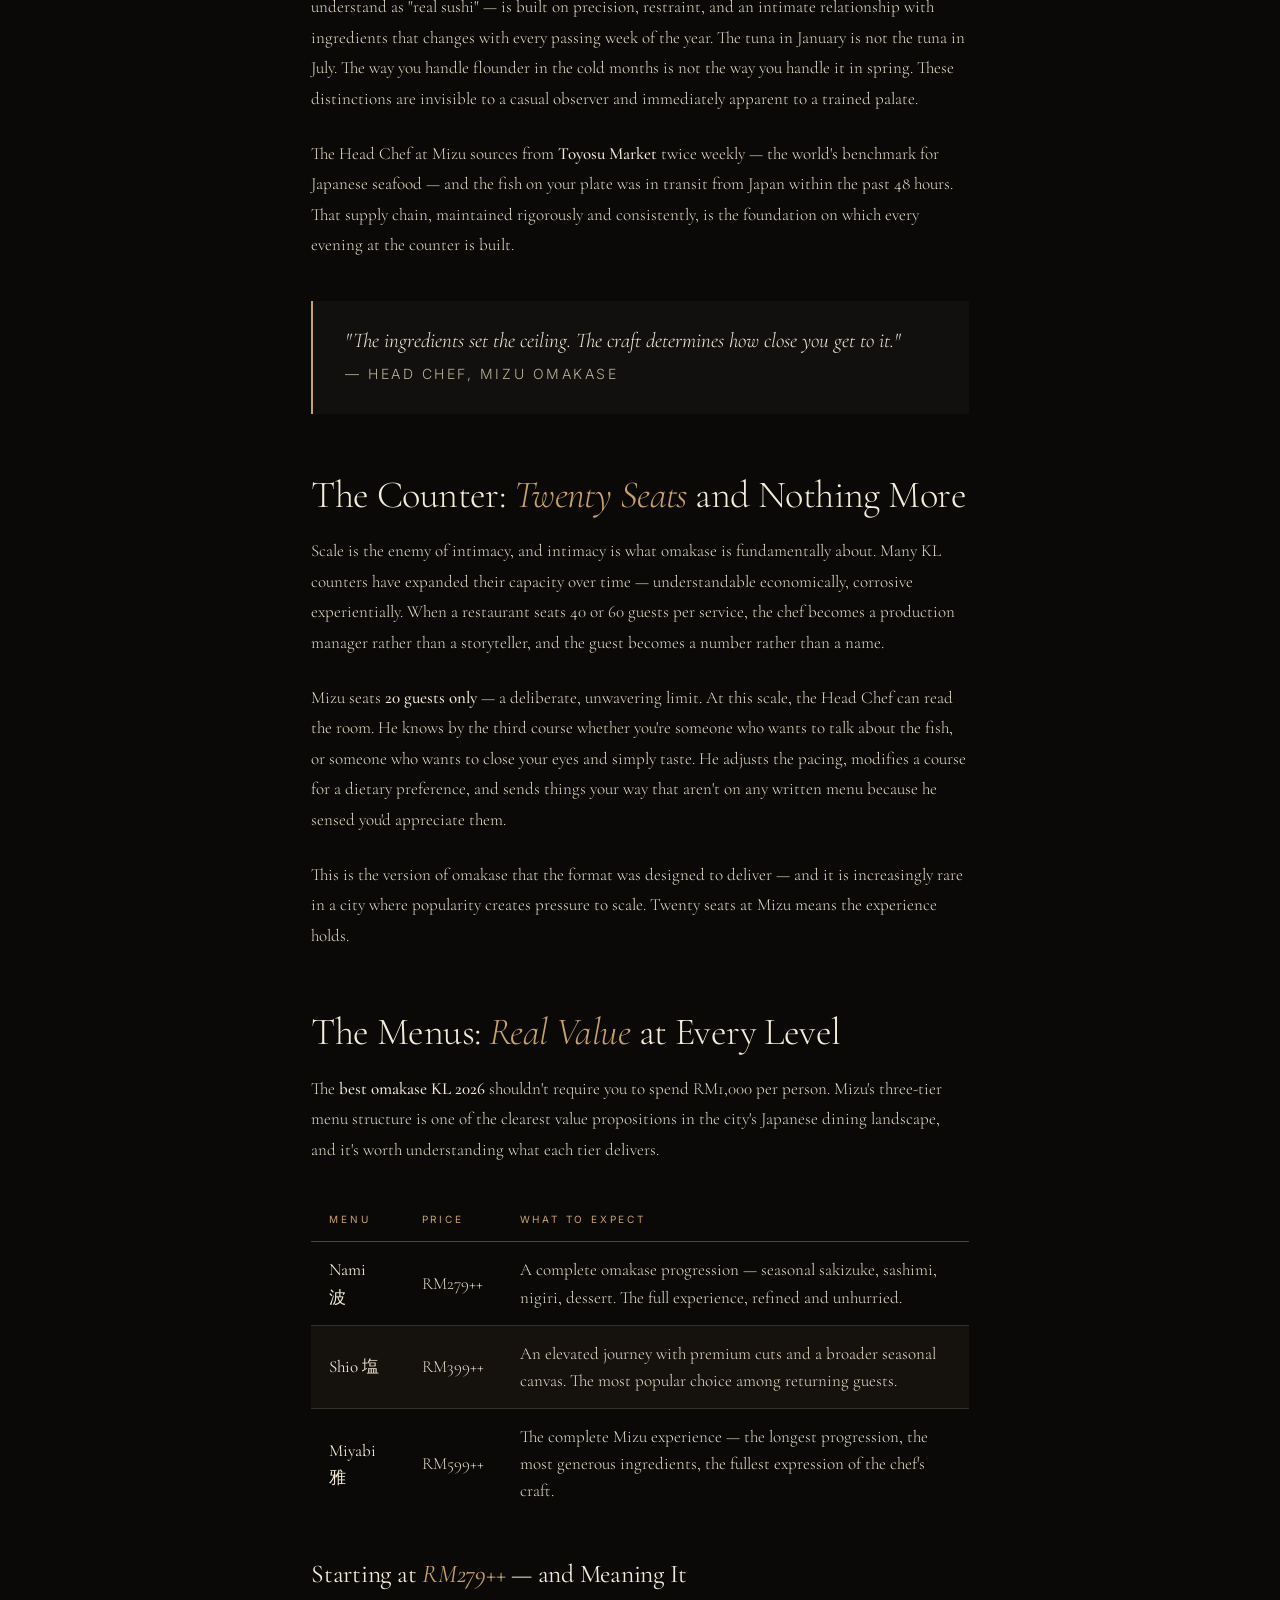
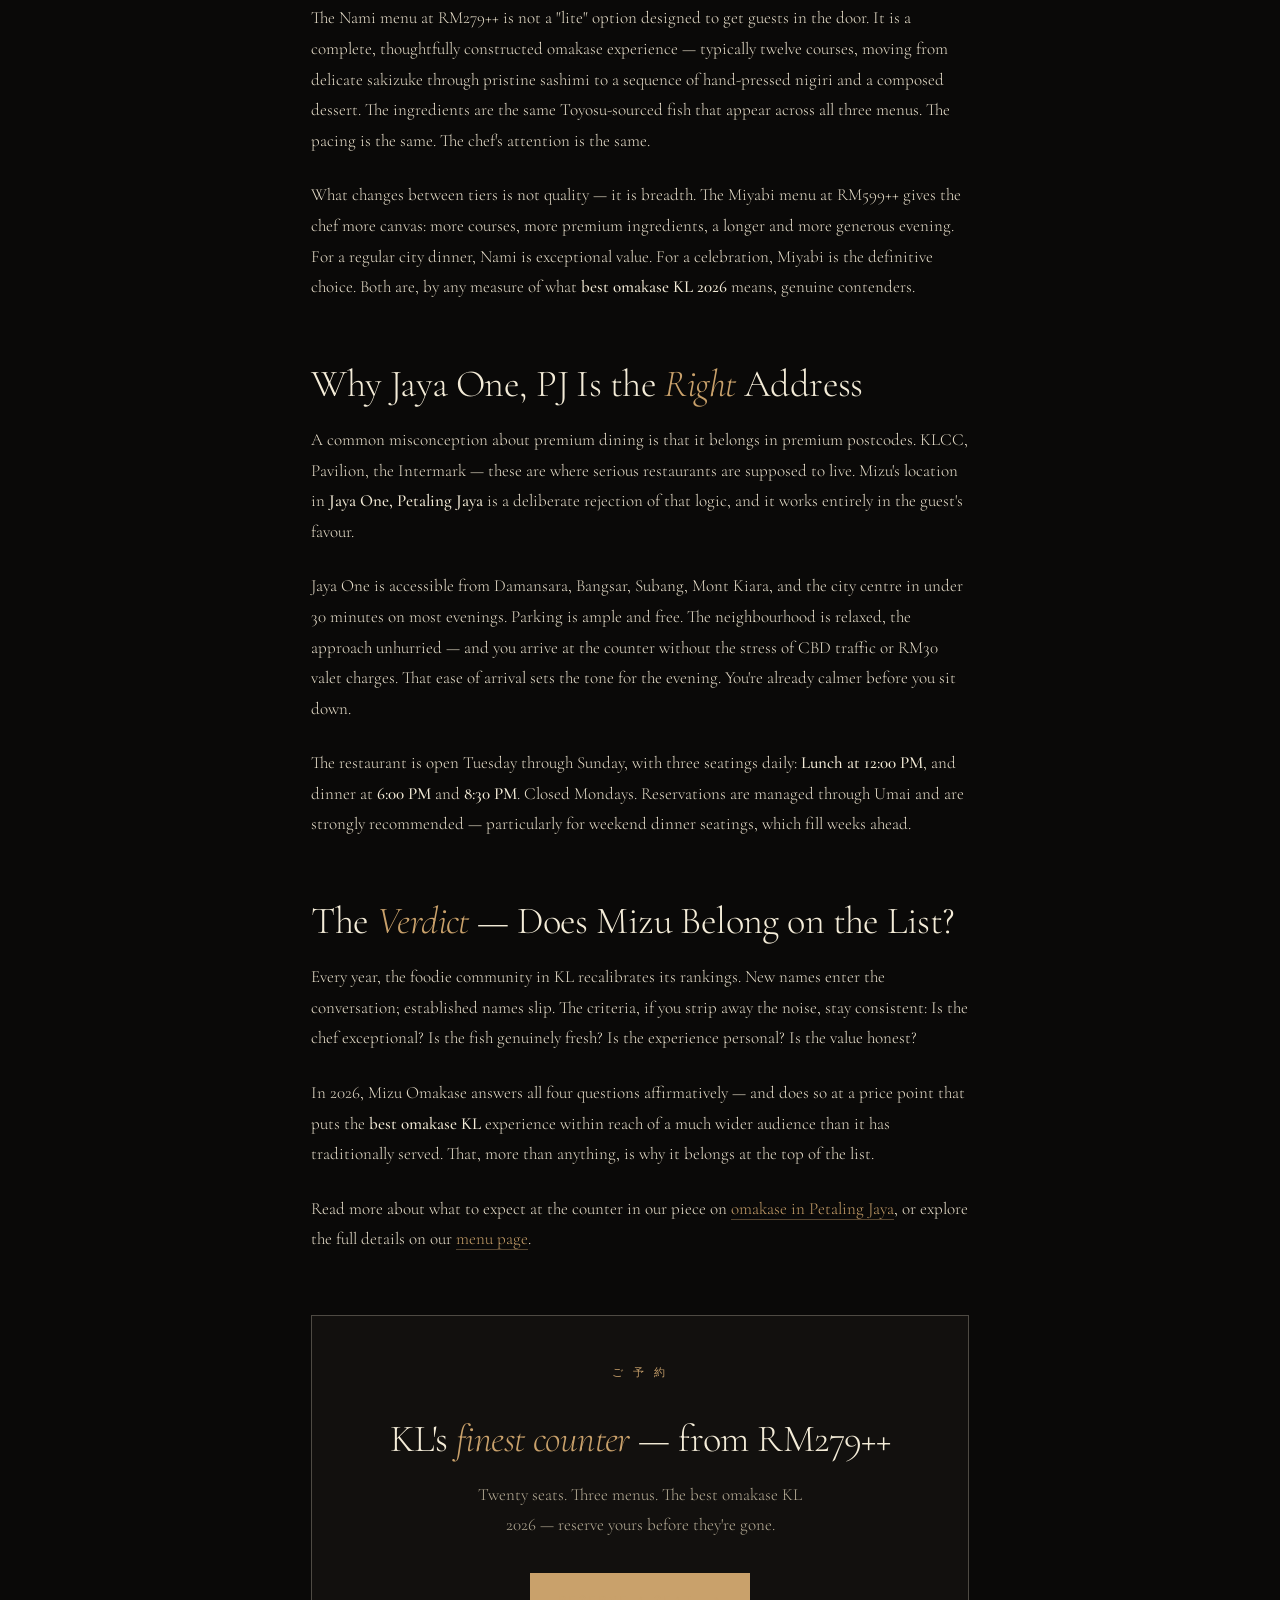
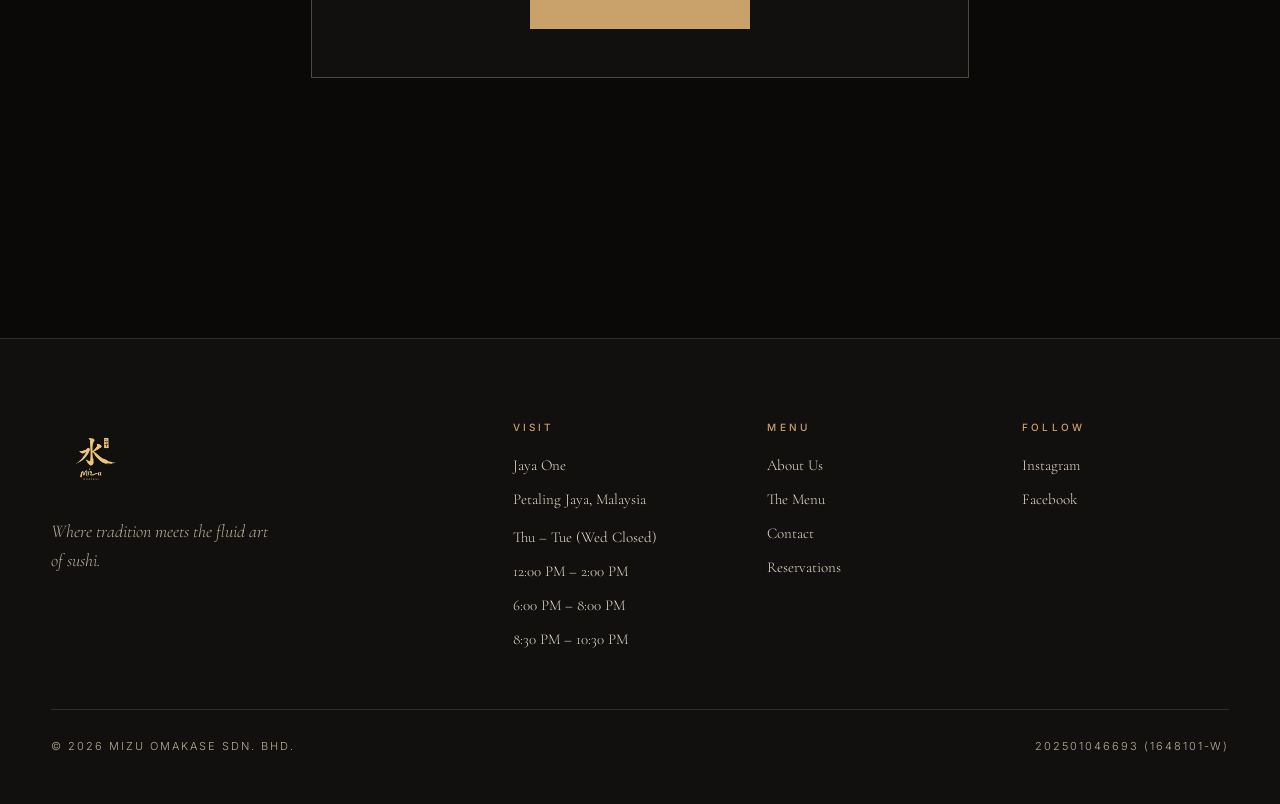
<file: blog/best-omakase-kl-2026/index.html>
<!DOCTYPE html>
<html lang="en">
<head>
    <link rel="icon" type="image/x-icon" href="/favicon.ico">
    <link rel="icon" type="image/png" sizes="32x32" href="/favicon-32x32.png">
    <link rel="icon" type="image/png" sizes="16x16" href="/favicon-16x16.png">
    <link rel="apple-touch-icon" sizes="180x180" href="/apple-touch-icon.png">
<meta charset="UTF-8" />
<meta name="viewport" content="width=device-width, initial-scale=1.0" />
<title>Best Omakase KL for Premium Japanese Omakase Dining</title>
<meta name="description" content="Enjoy the Best Omakase KL featuring authentic Japanese omakase, fresh seafood, handcrafted sushi, and an unforgettable fine dining experience." />
<link rel="canonical" href="https://www.mizuomakase.com.my/blog/best-omakase-kl-2026/" />
<meta name="google-site-verification" content="tLQtjvD10rnMI0SSd4I9eP6xzH1W9KEC18GL6BeY3gI" />
<meta name="robots" content="INDEX, FOLLOW, MAX-IMAGE-PREVIEW:LARGE, MAX-SNIPPET:-1, MAX-VIDEO-PREVIEW:-1" />
<link rel="stylesheet" href="../../shared.css" />
<meta property="og:title" content="Best Omakase KL 2026 — Why Mizu Belongs on Every Foodie's List" />
<meta property="og:description" content="Searching for the best omakase KL 2026? Mizu Omakase at Jaya One ticks every box — intimate 20-seat counter, 15-year itamae chef, and menus from RM279++." />
<meta property="og:url" content="https://www.mizuomakase.com.my/blog/best-omakase-kl-2026/" />
<meta property="og:type" content="article" />
<meta property="og:image" content="https://www.mizuomakase.com.my/images/hero-counter.jpg" />
<script type="application/ld+json">
{
  "@context": "https://schema.org",
  "@graph": [
    {
      "@type": "Restaurant",
      "@id": "https://www.mizuomakase.com.my/#restaurant",
      "name": "Mizu Omakase",
      "url": "https://www.mizuomakase.com.my/"
    },
    {
      "@type": "BlogPosting",
      "@id": "https://www.mizuomakase.com.my/blog/best-omakase-kl-2026/#article",
      "headline": "Best Omakase KL 2026 — Why Mizu Belongs on Every Foodie's List",
      "description": "Searching for the best omakase KL 2026? Mizu Omakase at Jaya One ticks every box — intimate 20-seat counter, 15-year itamae chef, and menus from RM279++.",
      "url": "https://www.mizuomakase.com.my/blog/best-omakase-kl-2026/",
      "mainEntityOfPage": {
        "@type": "WebPage",
        "@id": "https://www.mizuomakase.com.my/blog/best-omakase-kl-2026/"
      },
      "image": [
        "https://www.mizuomakase.com.my/images/hero-counter.jpg"
      ],
      "datePublished": "2026-04-23",
      "dateModified": "2026-04-23",
      "inLanguage": "en-MY",
      "author": {
        "@type": "Organization",
        "name": "Mizu Omakase",
        "url": "https://www.mizuomakase.com.my/"
      },
      "publisher": {
        "@type": "Organization",
        "name": "Mizu Omakase",
        "url": "https://www.mizuomakase.com.my/",
        "logo": {
          "@type": "ImageObject",
          "url": "https://www.mizuomakase.com.my/images/logo.png"
        }
      },
      "about": {
        "@id": "https://www.mizuomakase.com.my/#restaurant"
      },
      "isPartOf": {
        "@id": "https://www.mizuomakase.com.my/#website"
      },
      "keywords": [
        "best omakase KL 2026",
        "omakase KL",
        "omakase Petaling Jaya",
        "omakase Jaya One",
        "best Japanese restaurant KL"
      ]
    }
  ]
}
</script>
<style>
/* ================= BLOG POST ================= */

.post-hero {
  padding: 180px var(--pad) 80px;
  max-width: 900px;
  margin: 0 auto;
}
.post-hero .eyebrow { margin-bottom: 20px; }
.post-hero h1 {
  font-family: var(--serif);
  font-weight: 300;
  font-size: clamp(36px, 5vw, 76px);
  line-height: 1.05;
  color: var(--rice);
  letter-spacing: -0.02em;
  margin-bottom: 28px;
}
.post-hero h1 .it { font-style: italic; color: var(--ember); }
.post-meta {
  display: flex;
  align-items: center;
  gap: 20px;
  font-family: var(--sans);
  font-size: 11px;
  letter-spacing: 0.26em;
  text-transform: uppercase;
  color: var(--bone-dim);
  padding-bottom: 40px;
  border-bottom: 1px solid var(--hair);
}
.post-meta span { color: var(--ember); }

/* ================= POST BODY ================= */
.post-body {
  max-width: 760px;
  margin: 0 auto;
  padding: 60px var(--pad) 140px;
}
.post-body h2 {
  font-family: var(--serif);
  font-weight: 300;
  font-size: clamp(28px, 3vw, 44px);
  line-height: 1.1;
  color: var(--rice);
  letter-spacing: -0.015em;
  margin: 60px 0 20px;
}
.post-body h2 .it { font-style: italic; color: var(--ember); }
.post-body h2:first-child { margin-top: 0; }
.post-body h3 {
  font-family: var(--serif);
  font-weight: 400;
  font-size: clamp(20px, 2vw, 28px);
  line-height: 1.2;
  color: var(--rice);
  letter-spacing: -0.01em;
  margin: 36px 0 14px;
}
.post-body h3 .it { font-style: italic; color: var(--ember); }
.post-body p {
  font-family: var(--serif);
  font-size: clamp(17px, 1.3vw, 20px);
  line-height: 1.8;
  color: var(--bone);
  margin-bottom: 24px;
}
.post-body p:last-child { margin-bottom: 0; }
.post-body a {
  color: var(--ember);
  border-bottom: 1px solid rgba(201,161,107,0.4);
  transition: border-color 260ms, color 260ms;
}
.post-body a:hover {
  color: var(--rice);
  border-color: var(--rice);
}
.post-body strong {
  color: var(--rice);
  font-weight: 500;
}

/* Menu table */
.menu-table {
  width: 100%;
  border-collapse: collapse;
  margin: 32px 0 40px;
}
.menu-table th,
.menu-table td {
  padding: 14px 18px;
  text-align: left;
  border-bottom: 1px solid var(--hair);
  font-family: var(--serif);
  font-size: 17px;
  color: var(--bone);
}
.menu-table th {
  font-family: var(--sans);
  font-size: 10px;
  letter-spacing: 0.28em;
  text-transform: uppercase;
  color: var(--ember);
  font-weight: 400;
  border-bottom: 1px solid var(--hair-strong);
}
.menu-table td:first-child {
  color: var(--rice);
  font-weight: 400;
}
.menu-table tr:last-child td { border-bottom: none; }
.menu-table tr.highlighted td {
  background: rgba(201,161,107,0.06);
}

/* Blockquote accent */
.post-body blockquote {
  margin: 40px 0;
  padding: 24px 32px;
  border-left: 2px solid var(--ember);
  background: var(--ink-2);
  font-family: var(--serif);
  font-style: italic;
  font-size: 21px;
  line-height: 1.55;
  color: var(--rice);
}

/* CTA block */
.post-cta {
  margin: 60px 0 0;
  padding: 48px 40px;
  border: 1px solid var(--hair-strong);
  background: var(--ink-2);
  text-align: center;
}
.post-cta .eyebrow { margin-bottom: 16px; }
.post-cta h3 {
  font-family: var(--serif);
  font-weight: 300;
  font-size: clamp(28px, 3vw, 44px);
  line-height: 1.1;
  color: var(--rice);
  margin-bottom: 20px;
  letter-spacing: -0.015em;
}
.post-cta h3 .it { font-style: italic; color: var(--ember); }
.post-cta p {
  font-family: var(--serif);
  font-size: 17px;
  color: var(--bone-dim);
  margin-bottom: 32px;
  max-width: 44ch;
  margin-left: auto;
  margin-right: auto;
}

/* Back link */
.back-link {
  display: inline-flex;
  align-items: center;
  gap: 10px;
  font-family: var(--sans);
  font-size: 11px;
  letter-spacing: 0.28em;
  text-transform: uppercase;
  color: var(--ember);
  margin-bottom: 40px;
  transition: color 260ms, gap 260ms;
  border-bottom: none !important;
}
.back-link:hover { color: var(--rice); gap: 14px; }
.back-link .arrow { font-size: 14px; }

@media (max-width: 768px) {
  .post-hero { padding: 140px var(--pad) 60px; }
  .post-body { padding: 40px var(--pad) 80px; }
  .menu-table { font-size: 15px; }
}
</style>
<!-- Google tag (gtag.js) -->
<script async src="https://www.googletagmanager.com/gtag/js?id=G-GE0Y3ZP8QB"></script>
<script>
  window.dataLayer = window.dataLayer || [];
  function gtag(){dataLayer.push(arguments);}
  gtag('js', new Date());
  gtag('config', 'G-GE0Y3ZP8QB');
</script>
</head>
<body>

<!-- grain overlay -->
<div class="grain"></div>

<!-- NAV -->
<nav class="nav" id="nav">
  <div class="nav-left">
    <a href="/" class="navlink">Home</a>
    <a href="/about.html" class="navlink">About</a>
    <a href="/menu.html" class="navlink">Menu</a>
    <a href="/contact.html" class="navlink">Contact</a>
  </div>
  <a href="/" class="brand-mark" aria-label="Mizu Omakase">
    <img src="/images/logo.png" alt="Mizu Omakase" style="height:108px;width:auto;display:block;" />
  </a>
  <div class="nav-right">
    <a href="/blog/" class="navlink active">Journal</a>
    <a href="https://reservation.umai.io/en/widget/mizu-omakase" class="navlink nav-reserve" style="color: var(--ember); border: 1px solid var(--ember); padding: 10px 18px;">Reserve</a>
  </div>
</nav>

<!-- STICKY RESERVE DOCK -->
<div class="reserve-dock">
  <div class="dock-label">
    Counter Seating
    <strong>Reserve Tonight</strong>
  </div>
  <a href="https://reservation.umai.io/en/widget/mizu-omakase" class="dock-cta">
    Book a Seat <span>→</span>
  </a>
</div>

<!-- POST HERO -->
<header class="post-hero">
  <a href="/blog/" class="back-link"><span class="arrow">←</span> Journal</a>
  <div class="eyebrow">Dining · Best Omakase KL 2026</div>
  <h1>Best Omakase KL 2026 —<br/>Why Mizu Belongs on<br/>Every <span class="it">Foodie's List</span></h1>
  <div class="post-meta">
    <span>April 2026</span>
    <span>·</span>
    <span>8 min read</span>
    <span>·</span>
    Jaya One, PJ
  </div>
</header>

<!-- POST BODY -->
<main class="post-body">

  <h2>What Separates a <span class="it">Great</span> Omakase from the Rest</h2>
  <p>
    Every year, the question resurfaces in group chats, food forums, and late-night dinner debates across the Klang Valley: where is the <strong>best omakase KL</strong> has to offer right now? The options have multiplied. Hotels have polished their Japanese counters. New independents have opened in Bangsar, Mont Kiara, and beyond. The market is, by any measure, more crowded than it has ever been.
  </p>
  <p>
    But volume doesn't equal quality, and the checklist for a truly exceptional omakase is actually quite short. You need a chef with genuine itamae credentials — not a talented cook who pivoted to Japanese food, but someone who trained for years under a master and understands the grammar of Edomae tradition. You need ingredients that can stand the scrutiny of a counter with nowhere to hide. You need a room where the number of seats is small enough that every guest feels personally attended to. And you need a price point that doesn't demand you choose between the restaurant and your rent.
  </p>
  <p>
    In 2026, <strong>Mizu Omakase at Jaya One, Petaling Jaya</strong> checks every one of those boxes. This is why it deserves a place at the top of your list.
  </p>

  <h2>The Chef: <span class="it">Fifteen Years</span> at the Knife</h2>
  <p>
    The conversation about any omakase worth visiting begins and ends with the person at the counter. At Mizu, the Head Chef brings over <strong>15 years of itamae experience</strong> — trained in the classical Edomae tradition across Japan, with a deep fluency in the seasonal rhythms and sourcing relationships that distinguish a serious counter from a themed dining room.
  </p>
  <p>
    Edomae omakase — the Tokyo-rooted tradition that forms the backbone of what most diners understand as "real sushi" — is built on precision, restraint, and an intimate relationship with ingredients that changes with every passing week of the year. The tuna in January is not the tuna in July. The way you handle flounder in the cold months is not the way you handle it in spring. These distinctions are invisible to a casual observer and immediately apparent to a trained palate.
  </p>
  <p>
    The Head Chef at Mizu sources from <strong>Toyosu Market</strong> twice weekly — the world's benchmark for Japanese seafood — and the fish on your plate was in transit from Japan within the past 48 hours. That supply chain, maintained rigorously and consistently, is the foundation on which every evening at the counter is built.
  </p>

  <blockquote>
    "The ingredients set the ceiling. The craft determines how close you get to it."<br/>
    <small style="font-size: 14px; letter-spacing: 0.18em; text-transform: uppercase; font-style: normal; color: var(--bone-dim); font-family: var(--sans);">— Head Chef, Mizu Omakase</small>
  </blockquote>

  <h2>The Counter: <span class="it">Twenty Seats</span> and Nothing More</h2>
  <p>
    Scale is the enemy of intimacy, and intimacy is what omakase is fundamentally about. Many KL counters have expanded their capacity over time — understandable economically, corrosive experientially. When a restaurant seats 40 or 60 guests per service, the chef becomes a production manager rather than a storyteller, and the guest becomes a number rather than a name.
  </p>
  <p>
    Mizu seats <strong>20 guests only</strong> — a deliberate, unwavering limit. At this scale, the Head Chef can read the room. He knows by the third course whether you're someone who wants to talk about the fish, or someone who wants to close your eyes and simply taste. He adjusts the pacing, modifies a course for a dietary preference, and sends things your way that aren't on any written menu because he sensed you'd appreciate them.
  </p>
  <p>
    This is the version of omakase that the format was designed to deliver — and it is increasingly rare in a city where popularity creates pressure to scale. Twenty seats at Mizu means the experience holds.
  </p>

  <h2>The Menus: <span class="it">Real Value</span> at Every Level</h2>
  <p>
    The <strong>best omakase KL 2026</strong> shouldn't require you to spend RM1,000 per person. Mizu's three-tier menu structure is one of the clearest value propositions in the city's Japanese dining landscape, and it's worth understanding what each tier delivers.
  </p>

  <table class="menu-table">
    <thead>
      <tr>
        <th>Menu</th>
        <th>Price</th>
        <th>What to Expect</th>
      </tr>
    </thead>
    <tbody>
      <tr>
        <td>Nami 波</td>
        <td>RM279++</td>
        <td>A complete omakase progression — seasonal sakizuke, sashimi, nigiri, dessert. The full experience, refined and unhurried.</td>
      </tr>
      <tr class="highlighted">
        <td>Shio 塩</td>
        <td>RM399++</td>
        <td>An elevated journey with premium cuts and a broader seasonal canvas. The most popular choice among returning guests.</td>
      </tr>
      <tr>
        <td>Miyabi 雅</td>
        <td>RM599++</td>
        <td>The complete Mizu experience — the longest progression, the most generous ingredients, the fullest expression of the chef's craft.</td>
      </tr>
    </tbody>
  </table>

  <h3>Starting at <span class="it">RM279++</span> — and Meaning It</h3>
  <p>
    The Nami menu at RM279++ is not a "lite" option designed to get guests in the door. It is a complete, thoughtfully constructed omakase experience — typically twelve courses, moving from delicate sakizuke through pristine sashimi to a sequence of hand-pressed nigiri and a composed dessert. The ingredients are the same Toyosu-sourced fish that appear across all three menus. The pacing is the same. The chef's attention is the same.
  </p>
  <p>
    What changes between tiers is not quality — it is breadth. The Miyabi menu at RM599++ gives the chef more canvas: more courses, more premium ingredients, a longer and more generous evening. For a regular city dinner, Nami is exceptional value. For a celebration, Miyabi is the definitive choice. Both are, by any measure of what <strong>best omakase KL 2026</strong> means, genuine contenders.
  </p>

  <h2>Why Jaya One, PJ Is the <span class="it">Right</span> Address</h2>
  <p>
    A common misconception about premium dining is that it belongs in premium postcodes. KLCC, Pavilion, the Intermark — these are where serious restaurants are supposed to live. Mizu's location in <strong>Jaya One, Petaling Jaya</strong> is a deliberate rejection of that logic, and it works entirely in the guest's favour.
  </p>
  <p>
    Jaya One is accessible from Damansara, Bangsar, Subang, Mont Kiara, and the city centre in under 30 minutes on most evenings. Parking is ample and free. The neighbourhood is relaxed, the approach unhurried — and you arrive at the counter without the stress of CBD traffic or RM30 valet charges. That ease of arrival sets the tone for the evening. You're already calmer before you sit down.
  </p>
  <p>
    The restaurant is open Tuesday through Sunday, with three seatings daily: <strong>Lunch at 12:00 PM</strong>, and dinner at <strong>6:00 PM</strong> and <strong>8:30 PM</strong>. Closed Mondays. Reservations are managed through Umai and are strongly recommended — particularly for weekend dinner seatings, which fill weeks ahead.
  </p>

  <h2>The <span class="it">Verdict</span> — Does Mizu Belong on the List?</h2>
  <p>
    Every year, the foodie community in KL recalibrates its rankings. New names enter the conversation; established names slip. The criteria, if you strip away the noise, stay consistent: Is the chef exceptional? Is the fish genuinely fresh? Is the experience personal? Is the value honest?
  </p>
  <p>
    In 2026, Mizu Omakase answers all four questions affirmatively — and does so at a price point that puts the <strong>best omakase KL</strong> experience within reach of a much wider audience than it has traditionally served. That, more than anything, is why it belongs at the top of the list.
  </p>
  <p>
    Read more about what to expect at the counter in our piece on <a href="/blog/omakase-petaling-jaya/">omakase in Petaling Jaya</a>, or explore the full details on our <a href="/menu.html">menu page</a>.
  </p>

  <div class="post-cta">
    <div class="eyebrow">ご 予 約</div>
    <h3>KL's <span class="it">finest counter</span> — from RM279++</h3>
    <p>Twenty seats. Three menus. The best omakase KL 2026 — reserve yours before they're gone.</p>
    <a href="https://reservation.umai.io/en/widget/mizu-omakase" class="btn btn-solid">
      <span>Reserve a Seat</span>
      <span class="arrow">→</span>
    </a>
  </div>

</main>

<!-- FOOTER -->
<footer>
  <div class="foot-grid">
    <div class="foot-brand"><img src="/images/logo.png" alt="Mizu Omakase" style="height:80px;width:auto;margin-bottom:16px;display:block;" />
      <p>Where tradition meets the fluid art of sushi.</p>
    </div>
    <div class="foot-col">
      <h5>Visit</h5>
      <p>Jaya One</p>
      <p>Petaling Jaya, Malaysia</p>
      <p style="margin-top: 14px;">Thu – Tue (Wed Closed)</p>
      <p>12:00 PM – 2:00 PM</p><p>6:00 PM – 8:00 PM</p><p>8:30 PM – 10:30 PM</p>
    </div>
    <div class="foot-col">
      <h5>Menu</h5>
      <a href="/about.html">About Us</a>
      <a href="/menu.html">The Menu</a>
      <a href="/contact.html">Contact</a>
      <a href="https://reservation.umai.io/en/widget/mizu-omakase">Reservations</a>
    </div>
    <div class="foot-col">
      <h5>Follow</h5>
      <a href="https://www.instagram.com/mizu.omakase/">Instagram</a>
      <a href="https://www.facebook.com/profile.php?id=61584736661621">Facebook</a>
    </div>
  </div>
  <div class="foot-bottom">
    <span>© 2026 Mizu Omakase Sdn. Bhd.</span>
    <span>202501046693 (1648101-W)</span>
  </div>
</footer>

<script>
const nav = document.getElementById('nav');
window.addEventListener('scroll', () => {
  if (window.scrollY > 60) nav.classList.add('scrolled');
  else nav.classList.remove('scrolled');
});

const io = new IntersectionObserver((entries) => {
  entries.forEach(e => { if (e.isIntersecting) e.target.classList.add('in'); });
}, { threshold: 0.14 });
document.querySelectorAll('.reveal').forEach(el => io.observe(el));
</script>
</body>
</html>
</file>
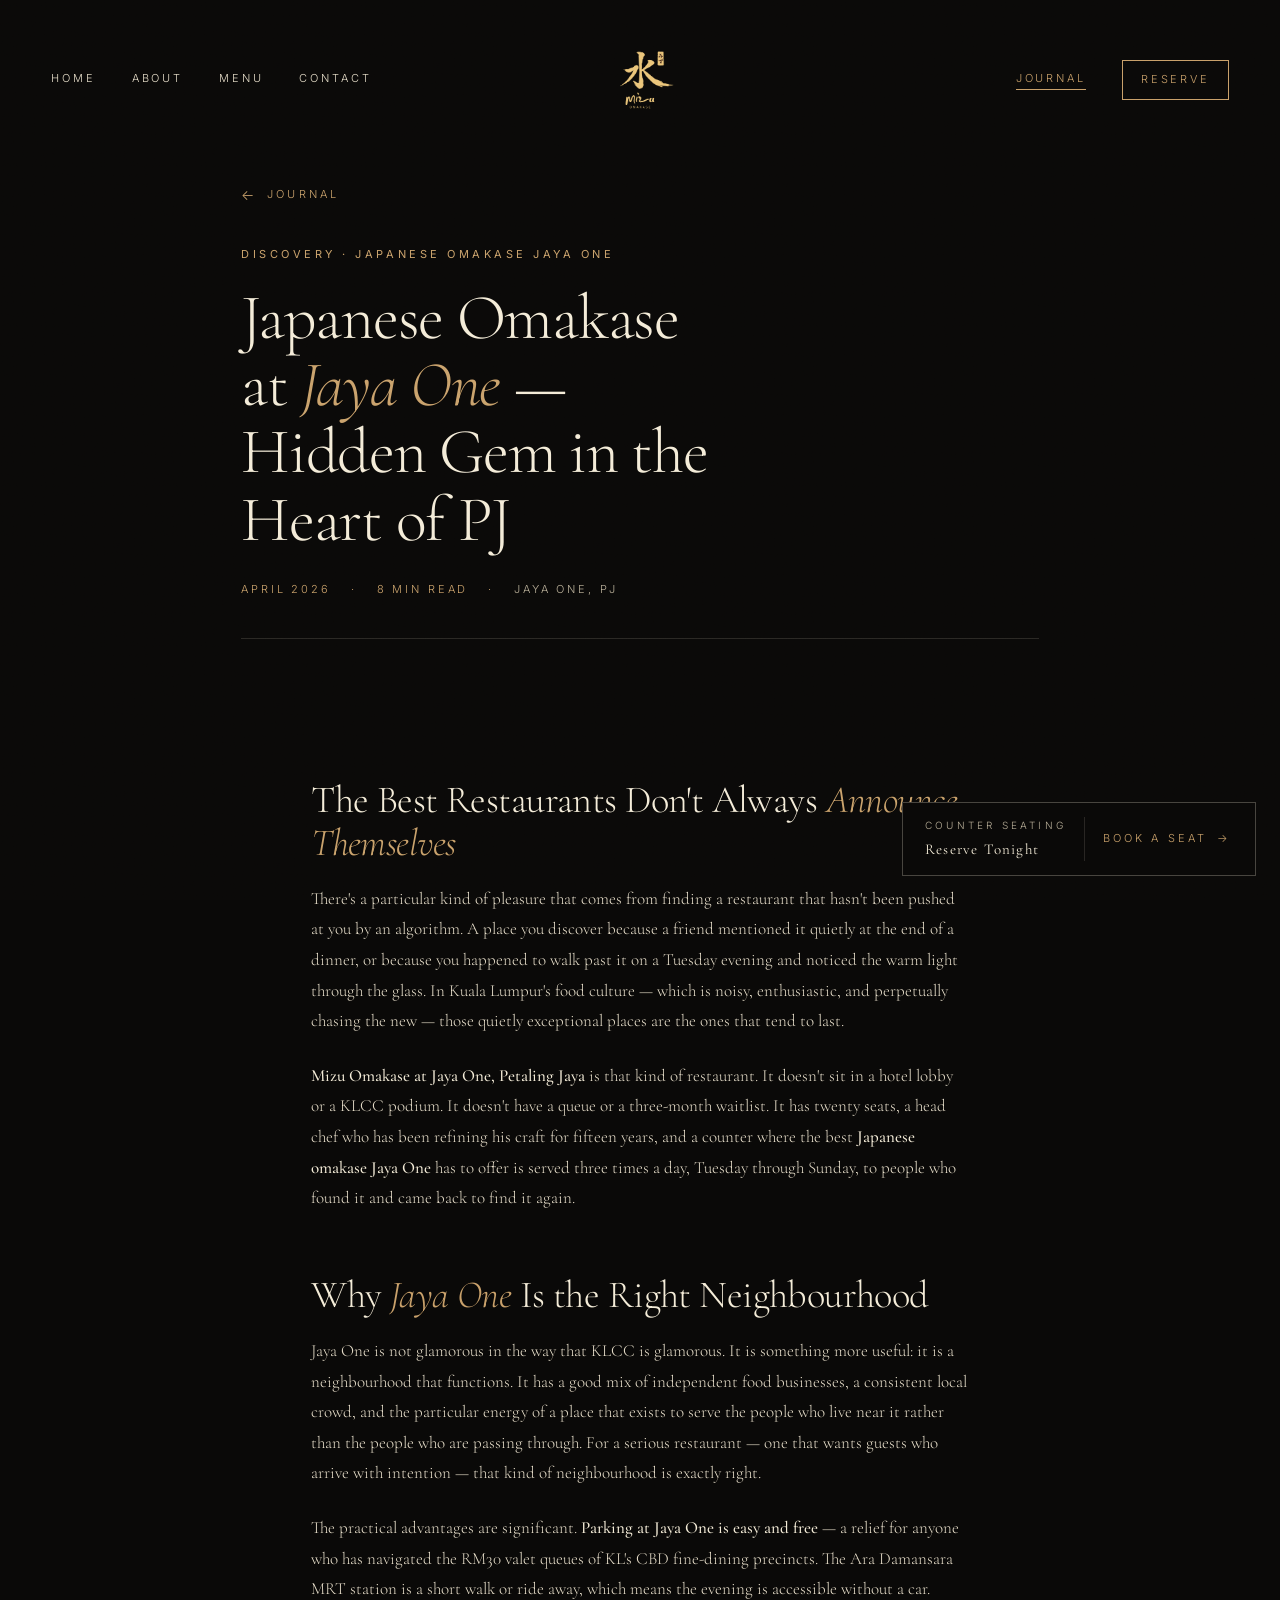
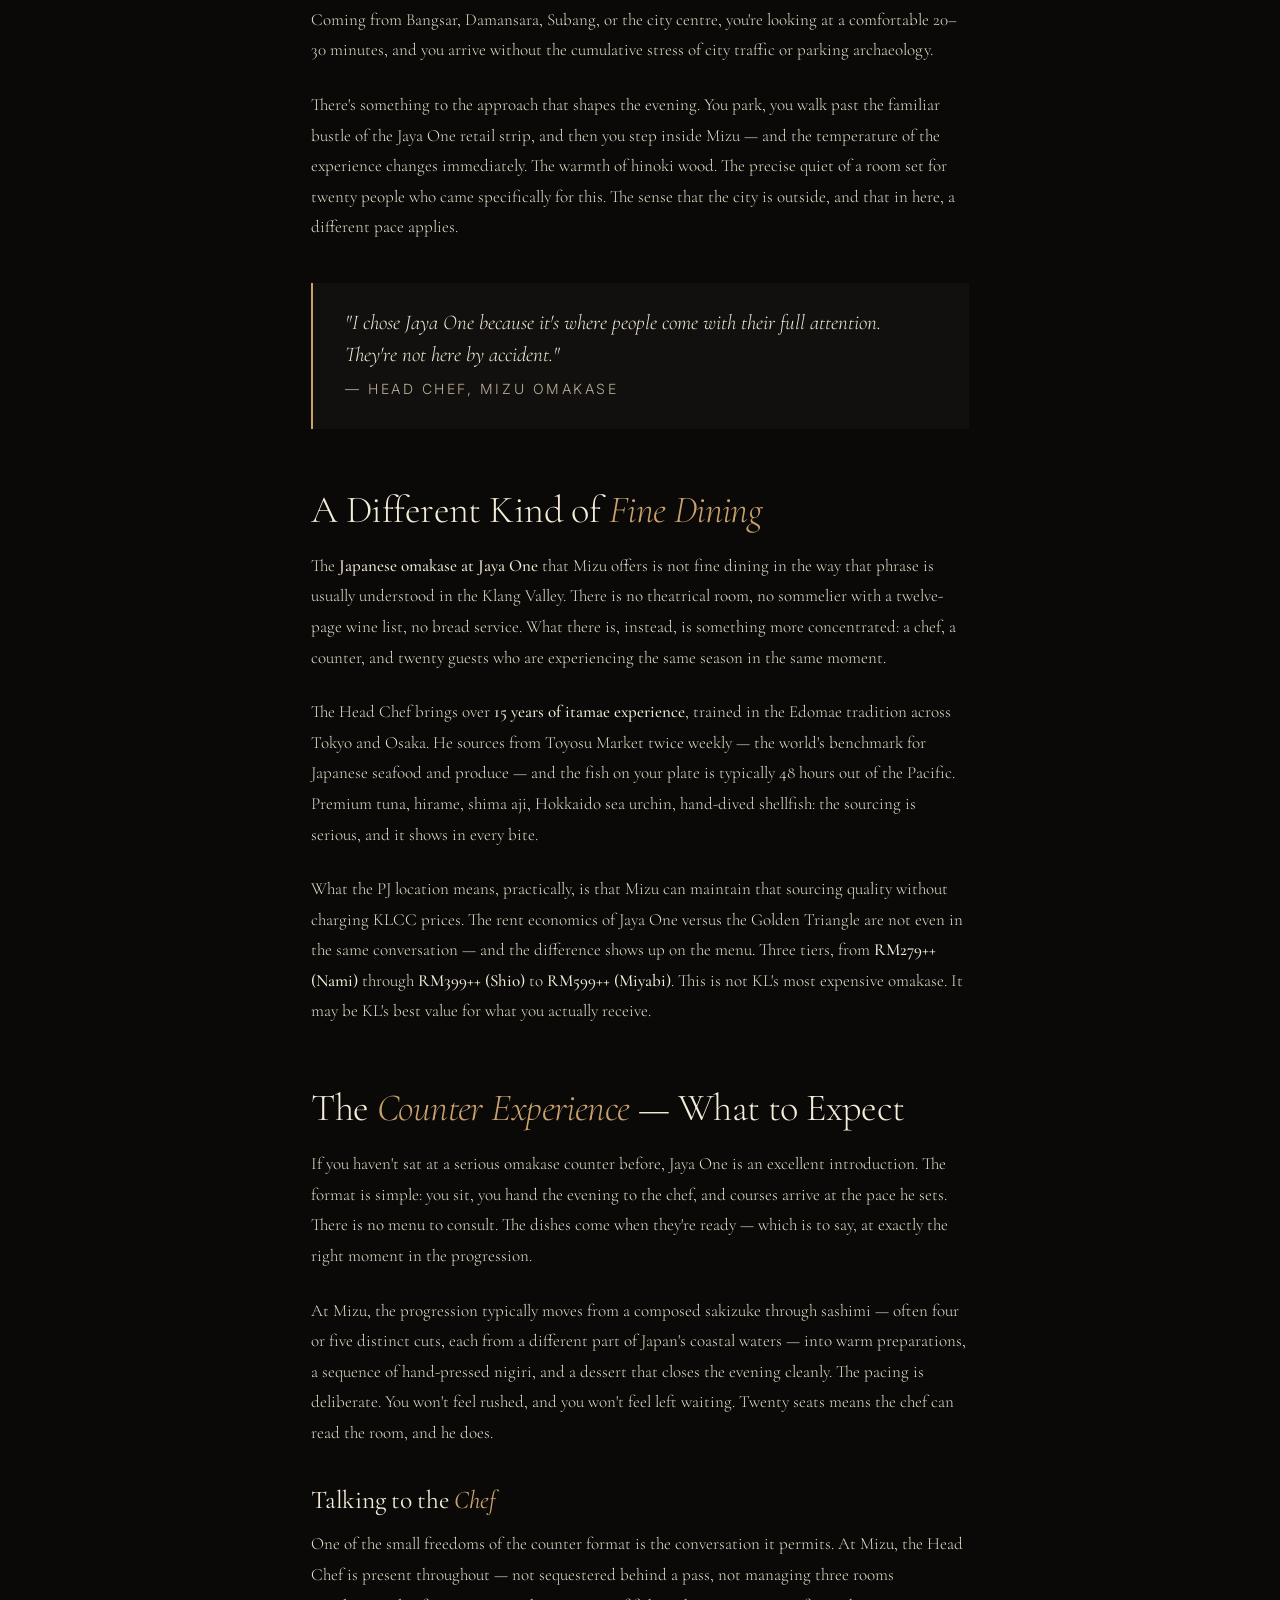
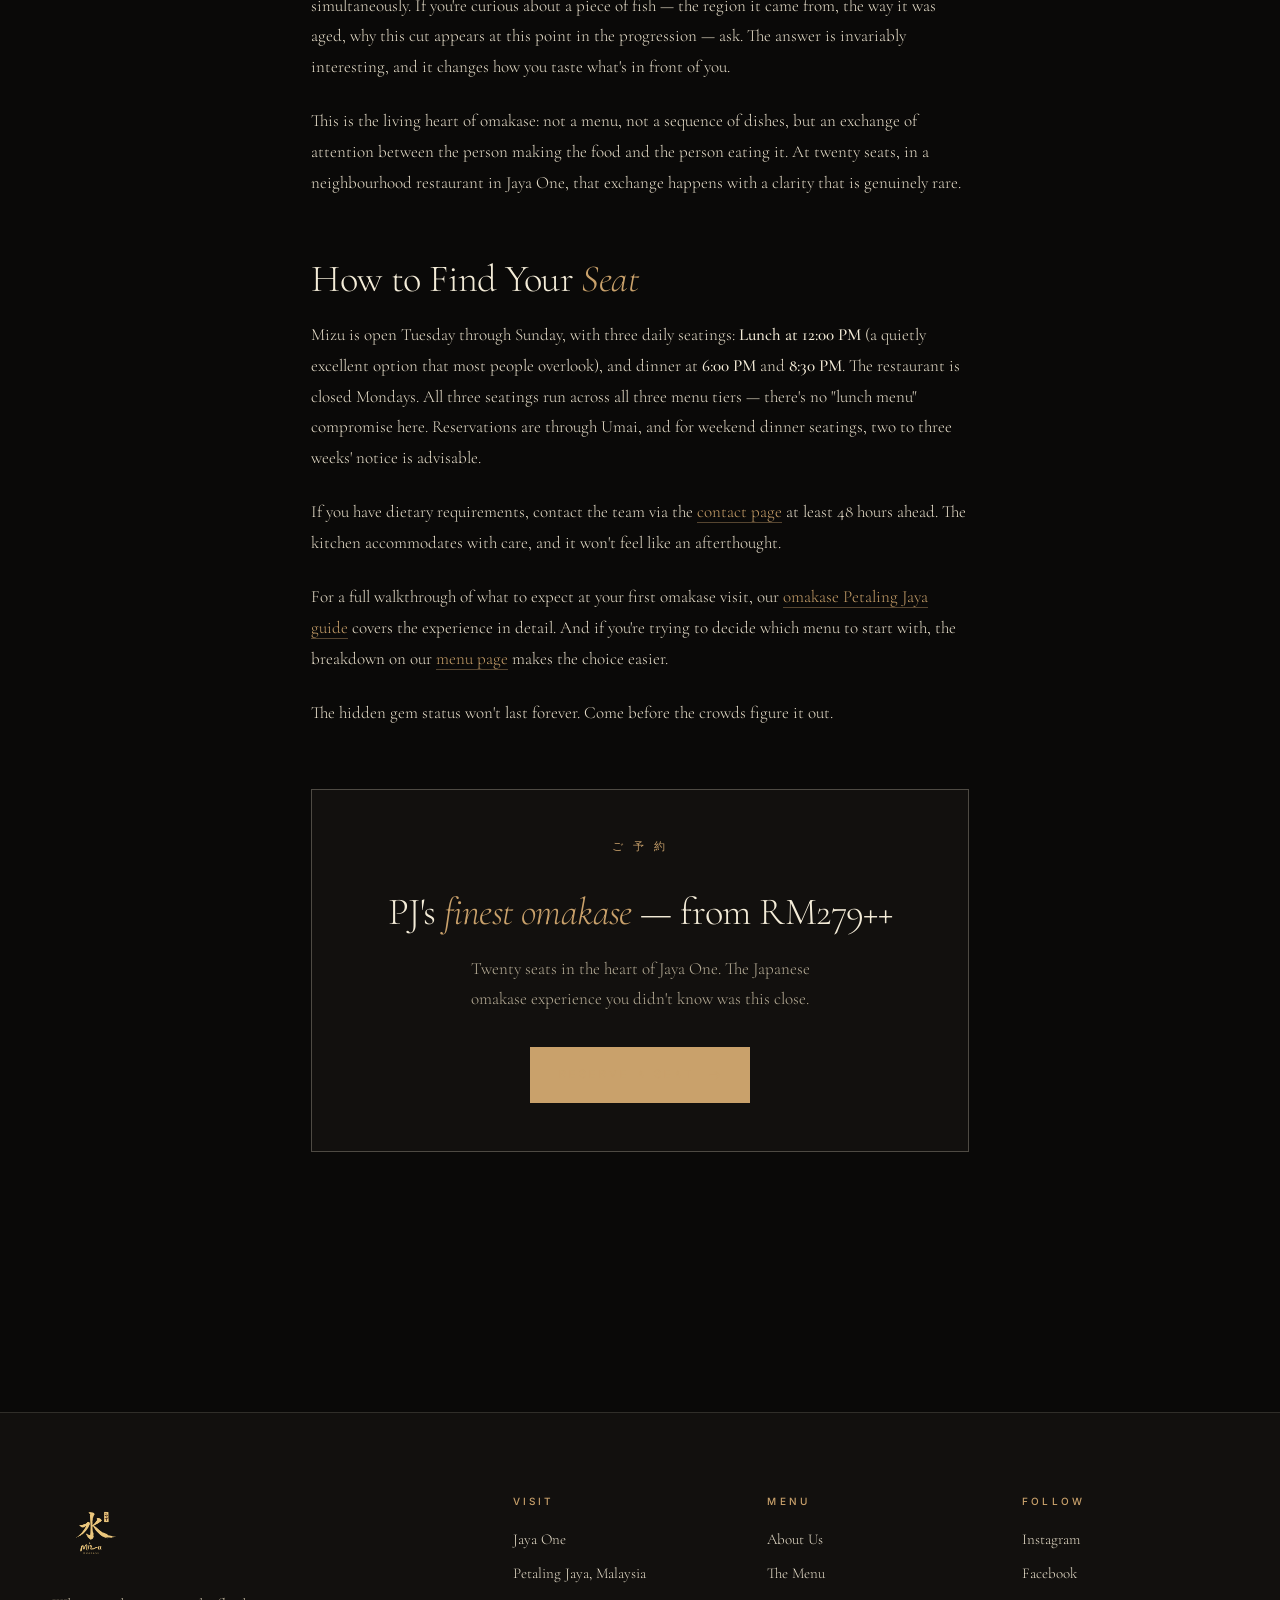
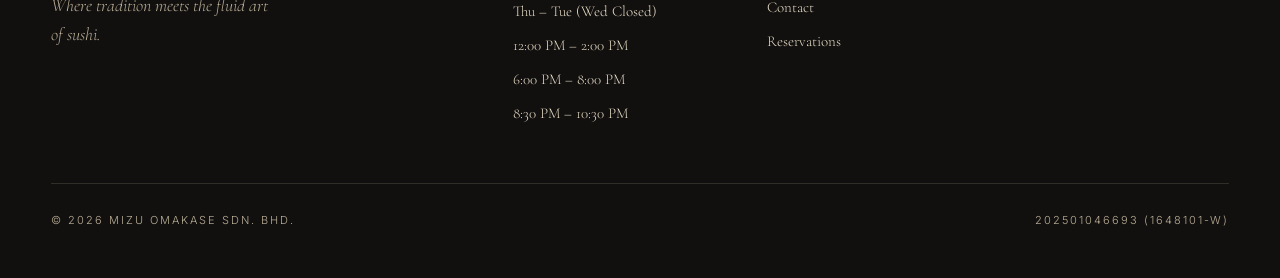
<file: blog/japanese-omakase-jaya-one/index.html>
<!DOCTYPE html>
<html lang="en">
<head>
    <link rel="icon" type="image/x-icon" href="/favicon.ico">
    <link rel="icon" type="image/png" sizes="32x32" href="/favicon-32x32.png">
    <link rel="icon" type="image/png" sizes="16x16" href="/favicon-16x16.png">
    <link rel="apple-touch-icon" sizes="180x180" href="/apple-touch-icon.png">
<meta charset="UTF-8" />
<meta name="viewport" content="width=device-width, initial-scale=1.0" />
<title>Japanese Fine Dining & Authentic Japanese Food in KL</title>
<meta name="description" content="Enjoy authentic Japanese food in a refined Japanese fine dining setting, featuring fresh seasonal ingredients and one of the best dining experiences in KL." />
<link rel="canonical" href="https://www.mizuomakase.com.my/blog/japanese-omakase-jaya-one/" />
<meta name="google-site-verification" content="tLQtjvD10rnMI0SSd4I9eP6xzH1W9KEC18GL6BeY3gI" />
<meta name="robots" content="INDEX, FOLLOW, MAX-IMAGE-PREVIEW:LARGE, MAX-SNIPPET:-1, MAX-VIDEO-PREVIEW:-1" />
<link rel="stylesheet" href="../../shared.css" />
<meta property="og:title" content="Japanese Omakase at Jaya One — Hidden Gem in the Heart of PJ" />
<meta property="og:description" content="Discover Mizu Omakase — a Japanese omakase hidden gem at Jaya One, Petaling Jaya. Intimate 20-seat counter, menus from RM279++, walkable from MRT Ara Damansara." />
<meta property="og:url" content="https://www.mizuomakase.com.my/blog/japanese-omakase-jaya-one/" />
<meta property="og:type" content="article" />
<meta property="og:image" content="https://www.mizuomakase.com.my/images/hero-counter.jpg" />
<script type="application/ld+json">
{
  "@context": "https://schema.org",
  "@graph": [
    {
      "@type": "Restaurant",
      "@id": "https://www.mizuomakase.com.my/#restaurant",
      "name": "Mizu Omakase",
      "url": "https://www.mizuomakase.com.my/"
    },
    {
      "@type": "BlogPosting",
      "@id": "https://www.mizuomakase.com.my/blog/japanese-omakase-jaya-one/#article",
      "headline": "Japanese Omakase at Jaya One — Hidden Gem in the Heart of PJ",
      "description": "Discover Mizu Omakase — a Japanese omakase hidden gem at Jaya One, Petaling Jaya. Intimate 20-seat counter, menus from RM279++, walkable from MRT Ara Damansara.",
      "url": "https://www.mizuomakase.com.my/blog/japanese-omakase-jaya-one/",
      "mainEntityOfPage": {
        "@type": "WebPage",
        "@id": "https://www.mizuomakase.com.my/blog/japanese-omakase-jaya-one/"
      },
      "image": [
        "https://www.mizuomakase.com.my/images/hero-counter.jpg"
      ],
      "datePublished": "2026-04-23",
      "dateModified": "2026-04-23",
      "inLanguage": "en-MY",
      "author": {
        "@type": "Organization",
        "name": "Mizu Omakase",
        "url": "https://www.mizuomakase.com.my/"
      },
      "publisher": {
        "@type": "Organization",
        "name": "Mizu Omakase",
        "url": "https://www.mizuomakase.com.my/",
        "logo": {
          "@type": "ImageObject",
          "url": "https://www.mizuomakase.com.my/images/logo.png"
        }
      },
      "about": {
        "@id": "https://www.mizuomakase.com.my/#restaurant"
      },
      "isPartOf": {
        "@id": "https://www.mizuomakase.com.my/#website"
      },
      "keywords": [
        "Japanese omakase Jaya One",
        "omakase Petaling Jaya",
        "omakase PJ",
        "Jaya One restaurant",
        "hidden gem PJ"
      ]
    }
  ]
}
</script>
<style>
/* ================= BLOG POST ================= */

.post-hero {
  padding: 180px var(--pad) 80px;
  max-width: 900px;
  margin: 0 auto;
}
.post-hero .eyebrow { margin-bottom: 20px; }
.post-hero h1 {
  font-family: var(--serif);
  font-weight: 300;
  font-size: clamp(36px, 5vw, 76px);
  line-height: 1.05;
  color: var(--rice);
  letter-spacing: -0.02em;
  margin-bottom: 28px;
}
.post-hero h1 .it { font-style: italic; color: var(--ember); }
.post-meta {
  display: flex;
  align-items: center;
  gap: 20px;
  font-family: var(--sans);
  font-size: 11px;
  letter-spacing: 0.26em;
  text-transform: uppercase;
  color: var(--bone-dim);
  padding-bottom: 40px;
  border-bottom: 1px solid var(--hair);
}
.post-meta span { color: var(--ember); }

/* ================= POST BODY ================= */
.post-body {
  max-width: 760px;
  margin: 0 auto;
  padding: 60px var(--pad) 140px;
}
.post-body h2 {
  font-family: var(--serif);
  font-weight: 300;
  font-size: clamp(28px, 3vw, 44px);
  line-height: 1.1;
  color: var(--rice);
  letter-spacing: -0.015em;
  margin: 60px 0 20px;
}
.post-body h2 .it { font-style: italic; color: var(--ember); }
.post-body h2:first-child { margin-top: 0; }
.post-body h3 {
  font-family: var(--serif);
  font-weight: 400;
  font-size: clamp(20px, 2vw, 28px);
  line-height: 1.2;
  color: var(--rice);
  letter-spacing: -0.01em;
  margin: 36px 0 14px;
}
.post-body h3 .it { font-style: italic; color: var(--ember); }
.post-body p {
  font-family: var(--serif);
  font-size: clamp(17px, 1.3vw, 20px);
  line-height: 1.8;
  color: var(--bone);
  margin-bottom: 24px;
}
.post-body p:last-child { margin-bottom: 0; }
.post-body a {
  color: var(--ember);
  border-bottom: 1px solid rgba(201,161,107,0.4);
  transition: border-color 260ms, color 260ms;
}
.post-body a:hover {
  color: var(--rice);
  border-color: var(--rice);
}
.post-body strong {
  color: var(--rice);
  font-weight: 500;
}

/* Blockquote accent */
.post-body blockquote {
  margin: 40px 0;
  padding: 24px 32px;
  border-left: 2px solid var(--ember);
  background: var(--ink-2);
  font-family: var(--serif);
  font-style: italic;
  font-size: 21px;
  line-height: 1.55;
  color: var(--rice);
}

/* CTA block */
.post-cta {
  margin: 60px 0 0;
  padding: 48px 40px;
  border: 1px solid var(--hair-strong);
  background: var(--ink-2);
  text-align: center;
}
.post-cta .eyebrow { margin-bottom: 16px; }
.post-cta h3 {
  font-family: var(--serif);
  font-weight: 300;
  font-size: clamp(28px, 3vw, 44px);
  line-height: 1.1;
  color: var(--rice);
  margin-bottom: 20px;
  letter-spacing: -0.015em;
}
.post-cta h3 .it { font-style: italic; color: var(--ember); }
.post-cta p {
  font-family: var(--serif);
  font-size: 17px;
  color: var(--bone-dim);
  margin-bottom: 32px;
  max-width: 44ch;
  margin-left: auto;
  margin-right: auto;
}

/* Back link */
.back-link {
  display: inline-flex;
  align-items: center;
  gap: 10px;
  font-family: var(--sans);
  font-size: 11px;
  letter-spacing: 0.28em;
  text-transform: uppercase;
  color: var(--ember);
  margin-bottom: 40px;
  transition: color 260ms, gap 260ms;
  border-bottom: none !important;
}
.back-link:hover { color: var(--rice); gap: 14px; }
.back-link .arrow { font-size: 14px; }

@media (max-width: 768px) {
  .post-hero { padding: 140px var(--pad) 60px; }
  .post-body { padding: 40px var(--pad) 80px; }
}
</style>
<!-- Google tag (gtag.js) -->
<script async src="https://www.googletagmanager.com/gtag/js?id=G-GE0Y3ZP8QB"></script>
<script>
  window.dataLayer = window.dataLayer || [];
  function gtag(){dataLayer.push(arguments);}
  gtag('js', new Date());
  gtag('config', 'G-GE0Y3ZP8QB');
</script>
</head>
<body>

<!-- grain overlay -->
<div class="grain"></div>

<!-- NAV -->
<nav class="nav" id="nav">
  <div class="nav-left">
    <a href="/" class="navlink">Home</a>
    <a href="/about.html" class="navlink">About</a>
    <a href="/menu.html" class="navlink">Menu</a>
    <a href="/contact.html" class="navlink">Contact</a>
  </div>
  <a href="/" class="brand-mark" aria-label="Mizu Omakase">
    <img src="/images/logo.png" alt="Mizu Omakase" style="height:108px;width:auto;display:block;" />
  </a>
  <div class="nav-right">
    <a href="/blog/" class="navlink active">Journal</a>
    <a href="https://reservation.umai.io/en/widget/mizu-omakase" class="navlink nav-reserve" style="color: var(--ember); border: 1px solid var(--ember); padding: 10px 18px;">Reserve</a>
  </div>
</nav>

<!-- STICKY RESERVE DOCK -->
<div class="reserve-dock">
  <div class="dock-label">
    Counter Seating
    <strong>Reserve Tonight</strong>
  </div>
  <a href="https://reservation.umai.io/en/widget/mizu-omakase" class="dock-cta">
    Book a Seat <span>→</span>
  </a>
</div>

<!-- POST HERO -->
<header class="post-hero">
  <a href="/blog/" class="back-link"><span class="arrow">←</span> Journal</a>
  <div class="eyebrow">Discovery · Japanese Omakase Jaya One</div>
  <h1>Japanese Omakase<br/>at <span class="it">Jaya One</span> —<br/>Hidden Gem in the<br/>Heart of PJ</h1>
  <div class="post-meta">
    <span>April 2026</span>
    <span>·</span>
    <span>8 min read</span>
    <span>·</span>
    Jaya One, PJ
  </div>
</header>

<!-- POST BODY -->
<main class="post-body">

  <h2>The Best Restaurants Don't Always <span class="it">Announce Themselves</span></h2>
  <p>
    There's a particular kind of pleasure that comes from finding a restaurant that hasn't been pushed at you by an algorithm. A place you discover because a friend mentioned it quietly at the end of a dinner, or because you happened to walk past it on a Tuesday evening and noticed the warm light through the glass. In Kuala Lumpur's food culture — which is noisy, enthusiastic, and perpetually chasing the new — those quietly exceptional places are the ones that tend to last.
  </p>
  <p>
    <strong>Mizu Omakase at Jaya One, Petaling Jaya</strong> is that kind of restaurant. It doesn't sit in a hotel lobby or a KLCC podium. It doesn't have a queue or a three-month waitlist. It has twenty seats, a head chef who has been refining his craft for fifteen years, and a counter where the best <strong>Japanese omakase Jaya One</strong> has to offer is served three times a day, Tuesday through Sunday, to people who found it and came back to find it again.
  </p>

  <h2>Why <span class="it">Jaya One</span> Is the Right Neighbourhood</h2>
  <p>
    Jaya One is not glamorous in the way that KLCC is glamorous. It is something more useful: it is a neighbourhood that functions. It has a good mix of independent food businesses, a consistent local crowd, and the particular energy of a place that exists to serve the people who live near it rather than the people who are passing through. For a serious restaurant — one that wants guests who arrive with intention — that kind of neighbourhood is exactly right.
  </p>
  <p>
    The practical advantages are significant. <strong>Parking at Jaya One is easy and free</strong> — a relief for anyone who has navigated the RM30 valet queues of KL's CBD fine-dining precincts. The Ara Damansara MRT station is a short walk or ride away, which means the evening is accessible without a car. Coming from Bangsar, Damansara, Subang, or the city centre, you're looking at a comfortable 20–30 minutes, and you arrive without the cumulative stress of city traffic or parking archaeology.
  </p>
  <p>
    There's something to the approach that shapes the evening. You park, you walk past the familiar bustle of the Jaya One retail strip, and then you step inside Mizu — and the temperature of the experience changes immediately. The warmth of hinoki wood. The precise quiet of a room set for twenty people who came specifically for this. The sense that the city is outside, and that in here, a different pace applies.
  </p>

  <blockquote>
    "I chose Jaya One because it's where people come with their full attention. They're not here by accident."<br/>
    <small style="font-size: 14px; letter-spacing: 0.18em; text-transform: uppercase; font-style: normal; color: var(--bone-dim); font-family: var(--sans);">— Head Chef, Mizu Omakase</small>
  </blockquote>

  <h2>A Different Kind of <span class="it">Fine Dining</span></h2>
  <p>
    The <strong>Japanese omakase at Jaya One</strong> that Mizu offers is not fine dining in the way that phrase is usually understood in the Klang Valley. There is no theatrical room, no sommelier with a twelve-page wine list, no bread service. What there is, instead, is something more concentrated: a chef, a counter, and twenty guests who are experiencing the same season in the same moment.
  </p>
  <p>
    The Head Chef brings over <strong>15 years of itamae experience</strong>, trained in the Edomae tradition across Tokyo and Osaka. He sources from Toyosu Market twice weekly — the world's benchmark for Japanese seafood and produce — and the fish on your plate is typically 48 hours out of the Pacific. Premium tuna, hirame, shima aji, Hokkaido sea urchin, hand-dived shellfish: the sourcing is serious, and it shows in every bite.
  </p>
  <p>
    What the PJ location means, practically, is that Mizu can maintain that sourcing quality without charging KLCC prices. The rent economics of Jaya One versus the Golden Triangle are not even in the same conversation — and the difference shows up on the menu. Three tiers, from <strong>RM279++ (Nami)</strong> through <strong>RM399++ (Shio)</strong> to <strong>RM599++ (Miyabi)</strong>. This is not KL's most expensive omakase. It may be KL's best value for what you actually receive.
  </p>

  <h2>The <span class="it">Counter Experience</span> — What to Expect</h2>
  <p>
    If you haven't sat at a serious omakase counter before, Jaya One is an excellent introduction. The format is simple: you sit, you hand the evening to the chef, and courses arrive at the pace he sets. There is no menu to consult. The dishes come when they're ready — which is to say, at exactly the right moment in the progression.
  </p>
  <p>
    At Mizu, the progression typically moves from a composed sakizuke through sashimi — often four or five distinct cuts, each from a different part of Japan's coastal waters — into warm preparations, a sequence of hand-pressed nigiri, and a dessert that closes the evening cleanly. The pacing is deliberate. You won't feel rushed, and you won't feel left waiting. Twenty seats means the chef can read the room, and he does.
  </p>
  <h3>Talking to the <span class="it">Chef</span></h3>
  <p>
    One of the small freedoms of the counter format is the conversation it permits. At Mizu, the Head Chef is present throughout — not sequestered behind a pass, not managing three rooms simultaneously. If you're curious about a piece of fish — the region it came from, the way it was aged, why this cut appears at this point in the progression — ask. The answer is invariably interesting, and it changes how you taste what's in front of you.
  </p>
  <p>
    This is the living heart of omakase: not a menu, not a sequence of dishes, but an exchange of attention between the person making the food and the person eating it. At twenty seats, in a neighbourhood restaurant in Jaya One, that exchange happens with a clarity that is genuinely rare.
  </p>

  <h2>How to Find Your <span class="it">Seat</span></h2>
  <p>
    Mizu is open Tuesday through Sunday, with three daily seatings: <strong>Lunch at 12:00 PM</strong> (a quietly excellent option that most people overlook), and dinner at <strong>6:00 PM</strong> and <strong>8:30 PM</strong>. The restaurant is closed Mondays. All three seatings run across all three menu tiers — there's no "lunch menu" compromise here. Reservations are through Umai, and for weekend dinner seatings, two to three weeks' notice is advisable.
  </p>
  <p>
    If you have dietary requirements, contact the team via the <a href="/contact.html">contact page</a> at least 48 hours ahead. The kitchen accommodates with care, and it won't feel like an afterthought.
  </p>
  <p>
    For a full walkthrough of what to expect at your first omakase visit, our <a href="/blog/omakase-petaling-jaya/">omakase Petaling Jaya guide</a> covers the experience in detail. And if you're trying to decide which menu to start with, the breakdown on our <a href="/menu.html">menu page</a> makes the choice easier.
  </p>
  <p>
    The hidden gem status won't last forever. Come before the crowds figure it out.
  </p>

  <div class="post-cta">
    <div class="eyebrow">ご 予 約</div>
    <h3>PJ's <span class="it">finest omakase</span> — from RM279++</h3>
    <p>Twenty seats in the heart of Jaya One. The Japanese omakase experience you didn't know was this close.</p>
    <a href="https://reservation.umai.io/en/widget/mizu-omakase" class="btn btn-solid">
      <span>Reserve a Seat</span>
      <span class="arrow">→</span>
    </a>
  </div>

</main>

<!-- FOOTER -->
<footer>
  <div class="foot-grid">
    <div class="foot-brand"><img src="/images/logo.png" alt="Mizu Omakase" style="height:80px;width:auto;margin-bottom:16px;display:block;" />
      <p>Where tradition meets the fluid art of sushi.</p>
    </div>
    <div class="foot-col">
      <h5>Visit</h5>
      <p>Jaya One</p>
      <p>Petaling Jaya, Malaysia</p>
      <p style="margin-top: 14px;">Thu – Tue (Wed Closed)</p>
      <p>12:00 PM – 2:00 PM</p><p>6:00 PM – 8:00 PM</p><p>8:30 PM – 10:30 PM</p>
    </div>
    <div class="foot-col">
      <h5>Menu</h5>
      <a href="/about.html">About Us</a>
      <a href="/menu.html">The Menu</a>
      <a href="/contact.html">Contact</a>
      <a href="https://reservation.umai.io/en/widget/mizu-omakase">Reservations</a>
    </div>
    <div class="foot-col">
      <h5>Follow</h5>
      <a href="https://www.instagram.com/mizu.omakase/">Instagram</a>
      <a href="https://www.facebook.com/profile.php?id=61584736661621">Facebook</a>
    </div>
  </div>
  <div class="foot-bottom">
    <span>© 2026 Mizu Omakase Sdn. Bhd.</span>
    <span>202501046693 (1648101-W)</span>
  </div>
</footer>

<script>
const nav = document.getElementById('nav');
window.addEventListener('scroll', () => {
  if (window.scrollY > 60) nav.classList.add('scrolled');
  else nav.classList.remove('scrolled');
});

const io = new IntersectionObserver((entries) => {
  entries.forEach(e => { if (e.isIntersecting) e.target.classList.add('in'); });
}, { threshold: 0.14 });
document.querySelectorAll('.reveal').forEach(el => io.observe(el));
</script>
</body>
</html>
</file>
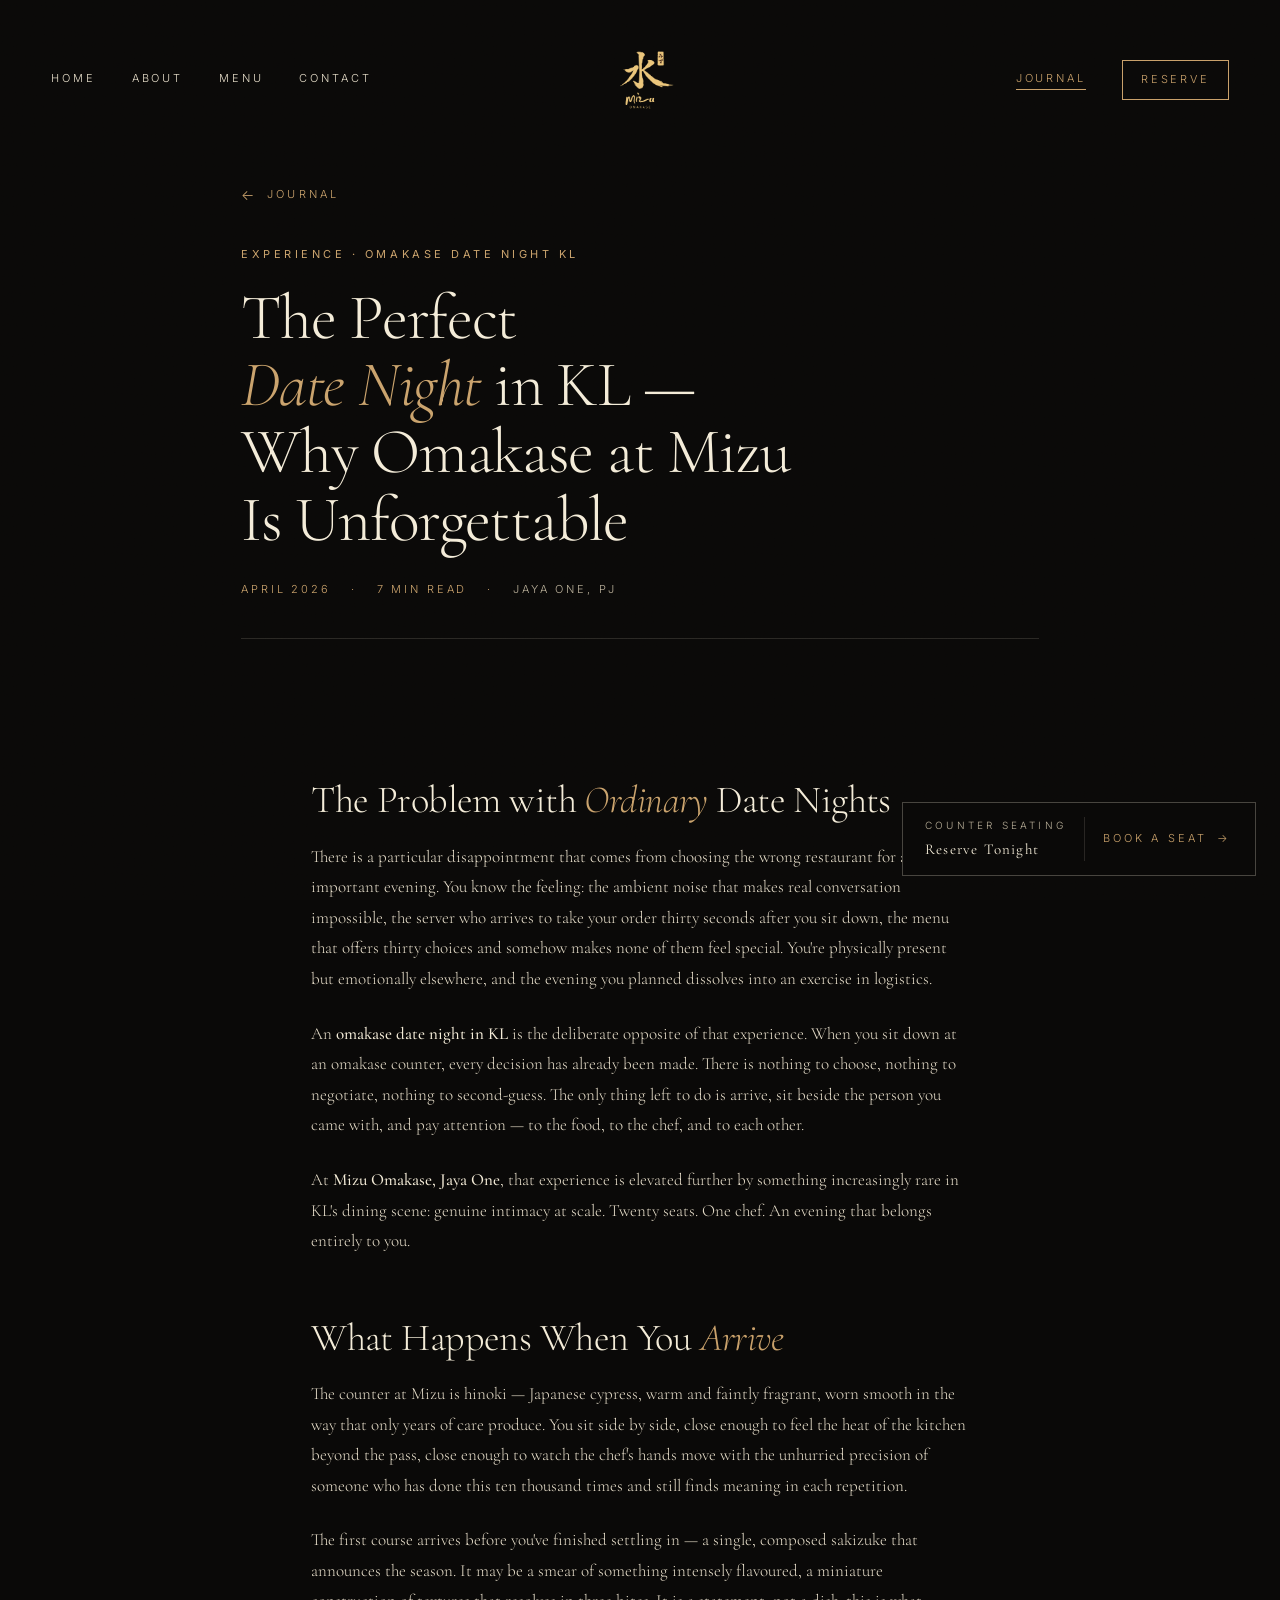
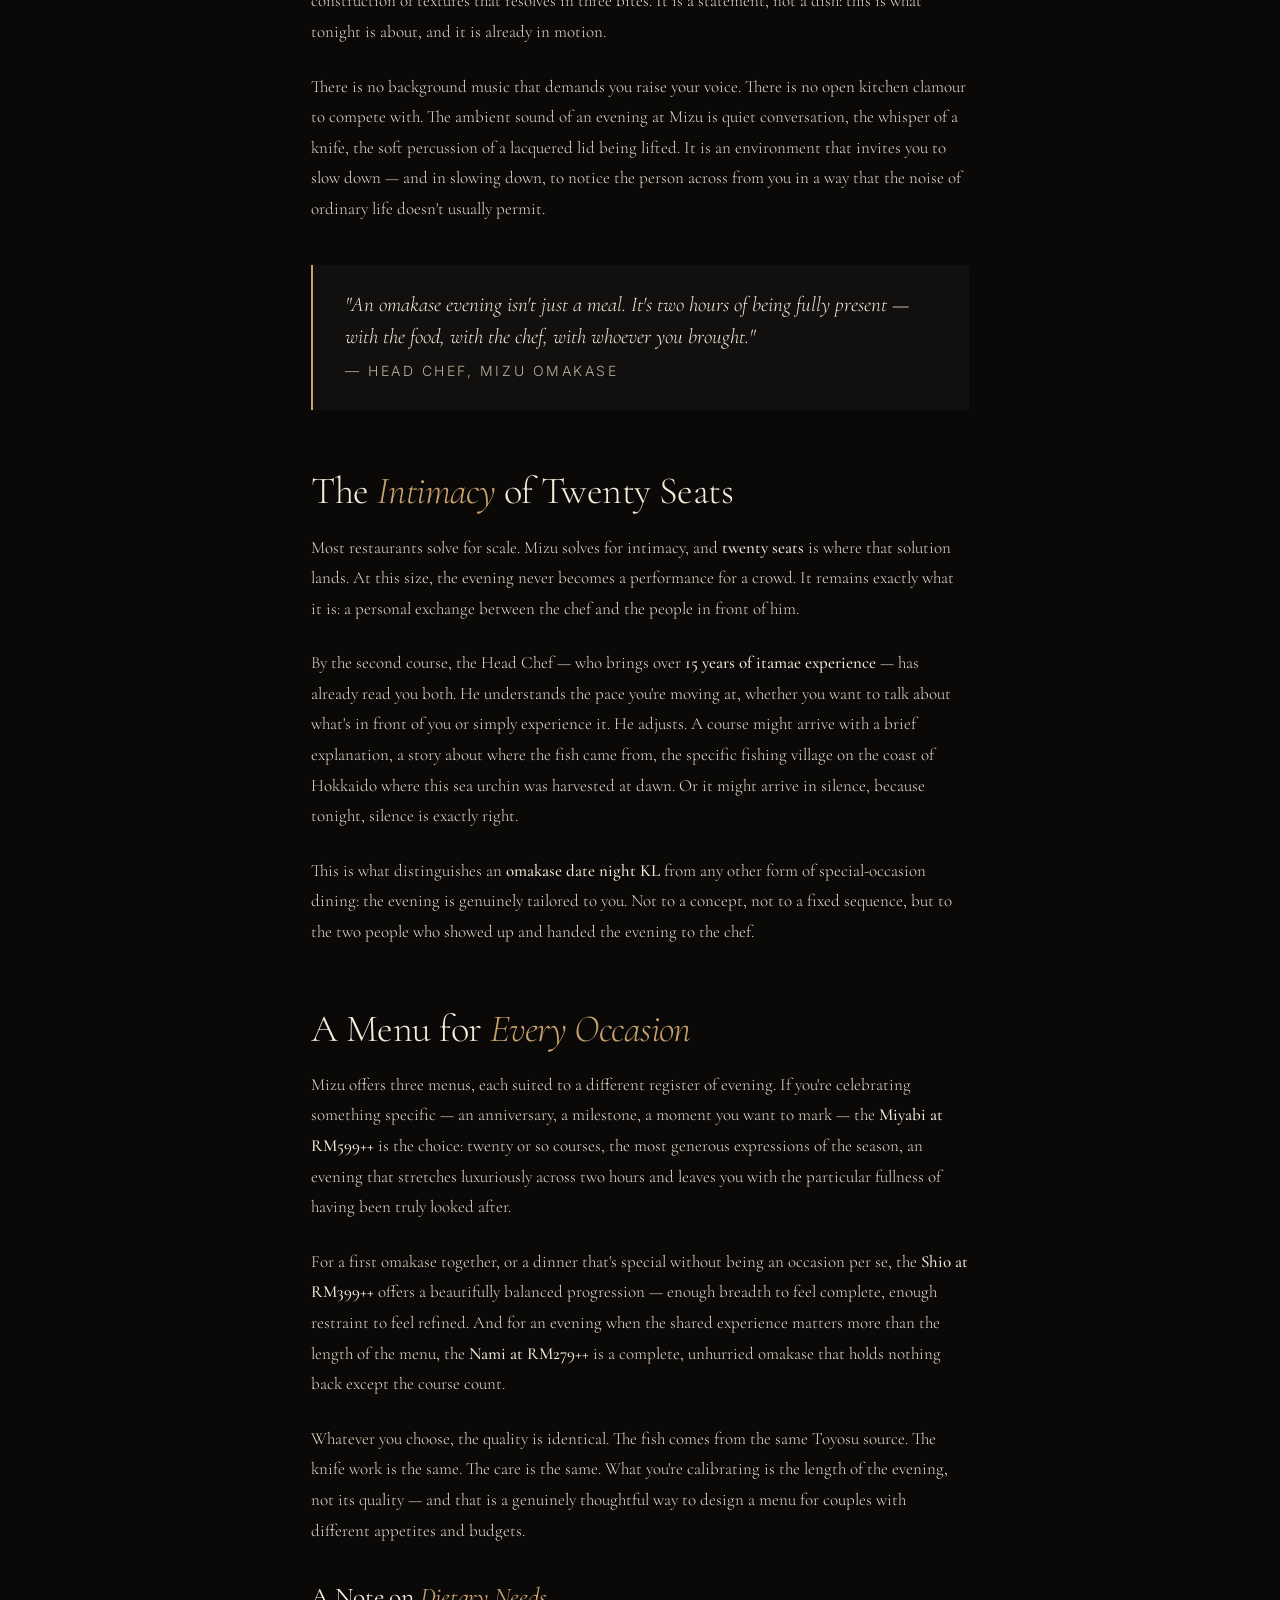
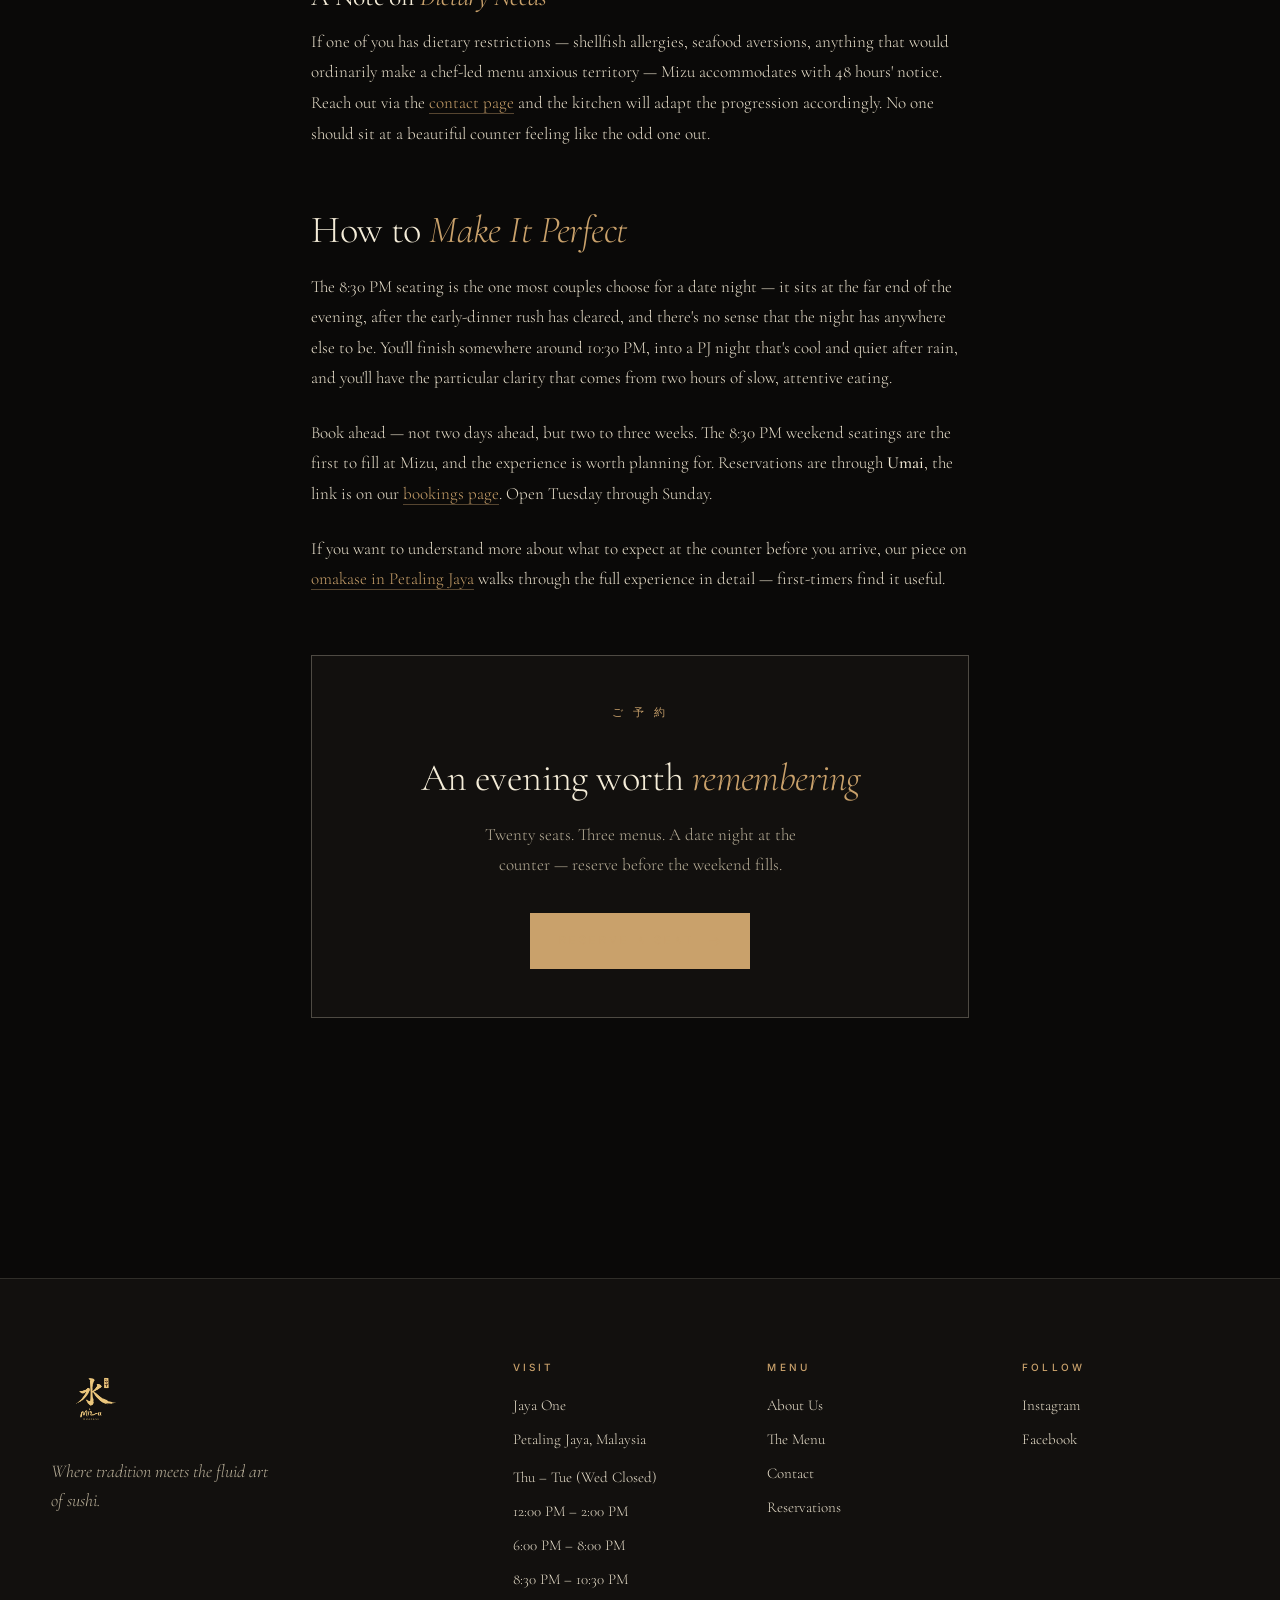
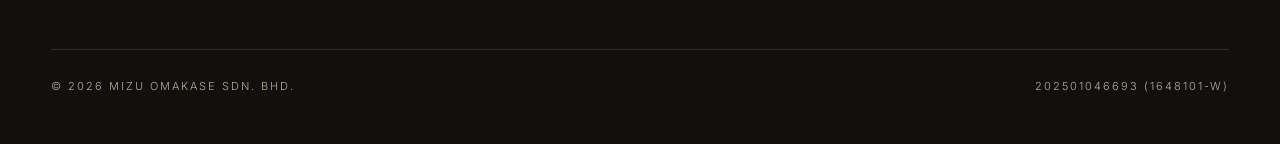
<file: blog/omakase-date-night-kl/index.html>
<!DOCTYPE html>
<html lang="en">
<head>
    <link rel="icon" type="image/x-icon" href="/favicon.ico">
    <link rel="icon" type="image/png" sizes="32x32" href="/favicon-32x32.png">
    <link rel="icon" type="image/png" sizes="16x16" href="/favicon-16x16.png">
    <link rel="apple-touch-icon" sizes="180x180" href="/apple-touch-icon.png">
<meta charset="UTF-8" />
<meta name="viewport" content="width=device-width, initial-scale=1.0" />
<title>The Perfect Date Night in KL — Why Omakase at Mizu Is Unforgettable</title>
<meta name="description" content="Planning an omakase date night in KL? Mizu Omakase offers an intimate 20-seat counter experience in Jaya One PJ — romantic, personal, and truly unforgettable." />
<link rel="canonical" href="https://www.mizuomakase.com.my/blog/omakase-date-night-kl/" />
<meta name="google-site-verification" content="tLQtjvD10rnMI0SSd4I9eP6xzH1W9KEC18GL6BeY3gI" />
<meta name="robots" content="INDEX, FOLLOW, MAX-IMAGE-PREVIEW:LARGE, MAX-SNIPPET:-1, MAX-VIDEO-PREVIEW:-1" />
<link rel="stylesheet" href="../../shared.css" />
<meta property="og:title" content="The Perfect Date Night in KL — Why Omakase at Mizu Is Unforgettable" />
<meta property="og:description" content="Planning an omakase date night in KL? Mizu Omakase offers an intimate 20-seat counter experience in Jaya One PJ — romantic, personal, and truly unforgettable." />
<meta property="og:url" content="https://www.mizuomakase.com.my/blog/omakase-date-night-kl/" />
<meta property="og:type" content="article" />
<meta property="og:image" content="https://www.mizuomakase.com.my/images/hero-counter.jpg" />
<script type="application/ld+json">
{
  "@context": "https://schema.org",
  "@graph": [
    {
      "@type": "Restaurant",
      "@id": "https://www.mizuomakase.com.my/#restaurant",
      "name": "Mizu Omakase",
      "url": "https://www.mizuomakase.com.my/"
    },
    {
      "@type": "BlogPosting",
      "@id": "https://www.mizuomakase.com.my/blog/omakase-date-night-kl/#article",
      "headline": "The Perfect Date Night in KL — Why Omakase at Mizu Is Unforgettable",
      "description": "Planning an omakase date night in KL? Mizu Omakase offers an intimate 20-seat counter experience in Jaya One PJ — romantic, personal, and truly unforgettable.",
      "url": "https://www.mizuomakase.com.my/blog/omakase-date-night-kl/",
      "mainEntityOfPage": {
        "@type": "WebPage",
        "@id": "https://www.mizuomakase.com.my/blog/omakase-date-night-kl/"
      },
      "image": [
        "https://www.mizuomakase.com.my/images/hero-counter.jpg"
      ],
      "datePublished": "2026-04-23",
      "dateModified": "2026-04-23",
      "inLanguage": "en-MY",
      "author": {
        "@type": "Organization",
        "name": "Mizu Omakase",
        "url": "https://www.mizuomakase.com.my/"
      },
      "publisher": {
        "@type": "Organization",
        "name": "Mizu Omakase",
        "url": "https://www.mizuomakase.com.my/",
        "logo": {
          "@type": "ImageObject",
          "url": "https://www.mizuomakase.com.my/images/logo.png"
        }
      },
      "about": {
        "@id": "https://www.mizuomakase.com.my/#restaurant"
      },
      "isPartOf": {
        "@id": "https://www.mizuomakase.com.my/#website"
      },
      "keywords": [
        "omakase date night KL",
        "romantic dinner KL",
        "date night Petaling Jaya",
        "omakase KL",
        "special occasion restaurant KL"
      ]
    }
  ]
}
</script>
<style>
/* ================= BLOG POST ================= */

.post-hero {
  padding: 180px var(--pad) 80px;
  max-width: 900px;
  margin: 0 auto;
}
.post-hero .eyebrow { margin-bottom: 20px; }
.post-hero h1 {
  font-family: var(--serif);
  font-weight: 300;
  font-size: clamp(36px, 5vw, 76px);
  line-height: 1.05;
  color: var(--rice);
  letter-spacing: -0.02em;
  margin-bottom: 28px;
}
.post-hero h1 .it { font-style: italic; color: var(--ember); }
.post-meta {
  display: flex;
  align-items: center;
  gap: 20px;
  font-family: var(--sans);
  font-size: 11px;
  letter-spacing: 0.26em;
  text-transform: uppercase;
  color: var(--bone-dim);
  padding-bottom: 40px;
  border-bottom: 1px solid var(--hair);
}
.post-meta span { color: var(--ember); }

/* ================= POST BODY ================= */
.post-body {
  max-width: 760px;
  margin: 0 auto;
  padding: 60px var(--pad) 140px;
}
.post-body h2 {
  font-family: var(--serif);
  font-weight: 300;
  font-size: clamp(28px, 3vw, 44px);
  line-height: 1.1;
  color: var(--rice);
  letter-spacing: -0.015em;
  margin: 60px 0 20px;
}
.post-body h2 .it { font-style: italic; color: var(--ember); }
.post-body h2:first-child { margin-top: 0; }
.post-body h3 {
  font-family: var(--serif);
  font-weight: 400;
  font-size: clamp(20px, 2vw, 28px);
  line-height: 1.2;
  color: var(--rice);
  letter-spacing: -0.01em;
  margin: 36px 0 14px;
}
.post-body h3 .it { font-style: italic; color: var(--ember); }
.post-body p {
  font-family: var(--serif);
  font-size: clamp(17px, 1.3vw, 20px);
  line-height: 1.8;
  color: var(--bone);
  margin-bottom: 24px;
}
.post-body p:last-child { margin-bottom: 0; }
.post-body a {
  color: var(--ember);
  border-bottom: 1px solid rgba(201,161,107,0.4);
  transition: border-color 260ms, color 260ms;
}
.post-body a:hover {
  color: var(--rice);
  border-color: var(--rice);
}
.post-body strong {
  color: var(--rice);
  font-weight: 500;
}

/* Blockquote accent */
.post-body blockquote {
  margin: 40px 0;
  padding: 24px 32px;
  border-left: 2px solid var(--ember);
  background: var(--ink-2);
  font-family: var(--serif);
  font-style: italic;
  font-size: 21px;
  line-height: 1.55;
  color: var(--rice);
}

/* CTA block */
.post-cta {
  margin: 60px 0 0;
  padding: 48px 40px;
  border: 1px solid var(--hair-strong);
  background: var(--ink-2);
  text-align: center;
}
.post-cta .eyebrow { margin-bottom: 16px; }
.post-cta h3 {
  font-family: var(--serif);
  font-weight: 300;
  font-size: clamp(28px, 3vw, 44px);
  line-height: 1.1;
  color: var(--rice);
  margin-bottom: 20px;
  letter-spacing: -0.015em;
}
.post-cta h3 .it { font-style: italic; color: var(--ember); }
.post-cta p {
  font-family: var(--serif);
  font-size: 17px;
  color: var(--bone-dim);
  margin-bottom: 32px;
  max-width: 44ch;
  margin-left: auto;
  margin-right: auto;
}

/* Back link */
.back-link {
  display: inline-flex;
  align-items: center;
  gap: 10px;
  font-family: var(--sans);
  font-size: 11px;
  letter-spacing: 0.28em;
  text-transform: uppercase;
  color: var(--ember);
  margin-bottom: 40px;
  transition: color 260ms, gap 260ms;
  border-bottom: none !important;
}
.back-link:hover { color: var(--rice); gap: 14px; }
.back-link .arrow { font-size: 14px; }

@media (max-width: 768px) {
  .post-hero { padding: 140px var(--pad) 60px; }
  .post-body { padding: 40px var(--pad) 80px; }
}
</style>
<!-- Google tag (gtag.js) -->
<script async src="https://www.googletagmanager.com/gtag/js?id=G-GE0Y3ZP8QB"></script>
<script>
  window.dataLayer = window.dataLayer || [];
  function gtag(){dataLayer.push(arguments);}
  gtag('js', new Date());
  gtag('config', 'G-GE0Y3ZP8QB');
</script>
</head>
<body>

<!-- grain overlay -->
<div class="grain"></div>

<!-- NAV -->
<nav class="nav" id="nav">
  <div class="nav-left">
    <a href="/" class="navlink">Home</a>
    <a href="/about.html" class="navlink">About</a>
    <a href="/menu.html" class="navlink">Menu</a>
    <a href="/contact.html" class="navlink">Contact</a>
  </div>
  <a href="/" class="brand-mark" aria-label="Mizu Omakase">
    <img src="/images/logo.png" alt="Mizu Omakase" style="height:108px;width:auto;display:block;" />
  </a>
  <div class="nav-right">
    <a href="/blog/" class="navlink active">Journal</a>
    <a href="https://reservation.umai.io/en/widget/mizu-omakase" class="navlink nav-reserve" style="color: var(--ember); border: 1px solid var(--ember); padding: 10px 18px;">Reserve</a>
  </div>
</nav>

<!-- STICKY RESERVE DOCK -->
<div class="reserve-dock">
  <div class="dock-label">
    Counter Seating
    <strong>Reserve Tonight</strong>
  </div>
  <a href="https://reservation.umai.io/en/widget/mizu-omakase" class="dock-cta">
    Book a Seat <span>→</span>
  </a>
</div>

<!-- POST HERO -->
<header class="post-hero">
  <a href="/blog/" class="back-link"><span class="arrow">←</span> Journal</a>
  <div class="eyebrow">Experience · Omakase Date Night KL</div>
  <h1>The Perfect<br/><span class="it">Date Night</span> in KL —<br/>Why Omakase at Mizu<br/>Is Unforgettable</h1>
  <div class="post-meta">
    <span>April 2026</span>
    <span>·</span>
    <span>7 min read</span>
    <span>·</span>
    Jaya One, PJ
  </div>
</header>

<!-- POST BODY -->
<main class="post-body">

  <h2>The Problem with <span class="it">Ordinary</span> Date Nights</h2>
  <p>
    There is a particular disappointment that comes from choosing the wrong restaurant for an important evening. You know the feeling: the ambient noise that makes real conversation impossible, the server who arrives to take your order thirty seconds after you sit down, the menu that offers thirty choices and somehow makes none of them feel special. You're physically present but emotionally elsewhere, and the evening you planned dissolves into an exercise in logistics.
  </p>
  <p>
    An <strong>omakase date night in KL</strong> is the deliberate opposite of that experience. When you sit down at an omakase counter, every decision has already been made. There is nothing to choose, nothing to negotiate, nothing to second-guess. The only thing left to do is arrive, sit beside the person you came with, and pay attention — to the food, to the chef, and to each other.
  </p>
  <p>
    At <strong>Mizu Omakase, Jaya One</strong>, that experience is elevated further by something increasingly rare in KL's dining scene: genuine intimacy at scale. Twenty seats. One chef. An evening that belongs entirely to you.
  </p>

  <h2>What Happens When You <span class="it">Arrive</span></h2>
  <p>
    The counter at Mizu is hinoki — Japanese cypress, warm and faintly fragrant, worn smooth in the way that only years of care produce. You sit side by side, close enough to feel the heat of the kitchen beyond the pass, close enough to watch the chef's hands move with the unhurried precision of someone who has done this ten thousand times and still finds meaning in each repetition.
  </p>
  <p>
    The first course arrives before you've finished settling in — a single, composed sakizuke that announces the season. It may be a smear of something intensely flavoured, a miniature construction of textures that resolves in three bites. It is a statement, not a dish: this is what tonight is about, and it is already in motion.
  </p>
  <p>
    There is no background music that demands you raise your voice. There is no open kitchen clamour to compete with. The ambient sound of an evening at Mizu is quiet conversation, the whisper of a knife, the soft percussion of a lacquered lid being lifted. It is an environment that invites you to slow down — and in slowing down, to notice the person across from you in a way that the noise of ordinary life doesn't usually permit.
  </p>

  <blockquote>
    "An omakase evening isn't just a meal. It's two hours of being fully present — with the food, with the chef, with whoever you brought."<br/>
    <small style="font-size: 14px; letter-spacing: 0.18em; text-transform: uppercase; font-style: normal; color: var(--bone-dim); font-family: var(--sans);">— Head Chef, Mizu Omakase</small>
  </blockquote>

  <h2>The <span class="it">Intimacy</span> of Twenty Seats</h2>
  <p>
    Most restaurants solve for scale. Mizu solves for intimacy, and <strong>twenty seats</strong> is where that solution lands. At this size, the evening never becomes a performance for a crowd. It remains exactly what it is: a personal exchange between the chef and the people in front of him.
  </p>
  <p>
    By the second course, the Head Chef — who brings over <strong>15 years of itamae experience</strong> — has already read you both. He understands the pace you're moving at, whether you want to talk about what's in front of you or simply experience it. He adjusts. A course might arrive with a brief explanation, a story about where the fish came from, the specific fishing village on the coast of Hokkaido where this sea urchin was harvested at dawn. Or it might arrive in silence, because tonight, silence is exactly right.
  </p>
  <p>
    This is what distinguishes an <strong>omakase date night KL</strong> from any other form of special-occasion dining: the evening is genuinely tailored to you. Not to a concept, not to a fixed sequence, but to the two people who showed up and handed the evening to the chef.
  </p>

  <h2>A Menu for <span class="it">Every Occasion</span></h2>
  <p>
    Mizu offers three menus, each suited to a different register of evening. If you're celebrating something specific — an anniversary, a milestone, a moment you want to mark — the <strong>Miyabi at RM599++</strong> is the choice: twenty or so courses, the most generous expressions of the season, an evening that stretches luxuriously across two hours and leaves you with the particular fullness of having been truly looked after.
  </p>
  <p>
    For a first omakase together, or a dinner that's special without being an occasion per se, the <strong>Shio at RM399++</strong> offers a beautifully balanced progression — enough breadth to feel complete, enough restraint to feel refined. And for an evening when the shared experience matters more than the length of the menu, the <strong>Nami at RM279++</strong> is a complete, unhurried omakase that holds nothing back except the course count.
  </p>
  <p>
    Whatever you choose, the quality is identical. The fish comes from the same Toyosu source. The knife work is the same. The care is the same. What you're calibrating is the length of the evening, not its quality — and that is a genuinely thoughtful way to design a menu for couples with different appetites and budgets.
  </p>

  <h3>A Note on <span class="it">Dietary Needs</span></h3>
  <p>
    If one of you has dietary restrictions — shellfish allergies, seafood aversions, anything that would ordinarily make a chef-led menu anxious territory — Mizu accommodates with 48 hours' notice. Reach out via the <a href="/contact.html">contact page</a> and the kitchen will adapt the progression accordingly. No one should sit at a beautiful counter feeling like the odd one out.
  </p>

  <h2>How to <span class="it">Make It Perfect</span></h2>
  <p>
    The 8:30 PM seating is the one most couples choose for a date night — it sits at the far end of the evening, after the early-dinner rush has cleared, and there's no sense that the night has anywhere else to be. You'll finish somewhere around 10:30 PM, into a PJ night that's cool and quiet after rain, and you'll have the particular clarity that comes from two hours of slow, attentive eating.
  </p>
  <p>
    Book ahead — not two days ahead, but two to three weeks. The 8:30 PM weekend seatings are the first to fill at Mizu, and the experience is worth planning for. Reservations are through <strong>Umai</strong>, the link is on our <a href="https://reservation.umai.io/en/widget/mizu-omakase">bookings page</a>. Open Tuesday through Sunday.
  </p>
  <p>
    If you want to understand more about what to expect at the counter before you arrive, our piece on <a href="/blog/omakase-petaling-jaya/">omakase in Petaling Jaya</a> walks through the full experience in detail — first-timers find it useful.
  </p>

  <div class="post-cta">
    <div class="eyebrow">ご 予 約</div>
    <h3>An evening worth <span class="it">remembering</span></h3>
    <p>Twenty seats. Three menus. A date night at the counter — reserve before the weekend fills.</p>
    <a href="https://reservation.umai.io/en/widget/mizu-omakase" class="btn btn-solid">
      <span>Reserve a Seat</span>
      <span class="arrow">→</span>
    </a>
  </div>

</main>

<!-- FOOTER -->
<footer>
  <div class="foot-grid">
    <div class="foot-brand"><img src="/images/logo.png" alt="Mizu Omakase" style="height:80px;width:auto;margin-bottom:16px;display:block;" />
      <p>Where tradition meets the fluid art of sushi.</p>
    </div>
    <div class="foot-col">
      <h5>Visit</h5>
      <p>Jaya One</p>
      <p>Petaling Jaya, Malaysia</p>
      <p style="margin-top: 14px;">Thu – Tue (Wed Closed)</p>
      <p>12:00 PM – 2:00 PM</p><p>6:00 PM – 8:00 PM</p><p>8:30 PM – 10:30 PM</p>
    </div>
    <div class="foot-col">
      <h5>Menu</h5>
      <a href="/about.html">About Us</a>
      <a href="/menu.html">The Menu</a>
      <a href="/contact.html">Contact</a>
      <a href="https://reservation.umai.io/en/widget/mizu-omakase">Reservations</a>
    </div>
    <div class="foot-col">
      <h5>Follow</h5>
      <a href="https://www.instagram.com/mizu.omakase/">Instagram</a>
      <a href="https://www.facebook.com/profile.php?id=61584736661621">Facebook</a>
    </div>
  </div>
  <div class="foot-bottom">
    <span>© 2026 Mizu Omakase Sdn. Bhd.</span>
    <span>202501046693 (1648101-W)</span>
  </div>
</footer>

<script>
const nav = document.getElementById('nav');
window.addEventListener('scroll', () => {
  if (window.scrollY > 60) nav.classList.add('scrolled');
  else nav.classList.remove('scrolled');
});

const io = new IntersectionObserver((entries) => {
  entries.forEach(e => { if (e.isIntersecting) e.target.classList.add('in'); });
}, { threshold: 0.14 });
document.querySelectorAll('.reveal').forEach(el => io.observe(el));
</script>
</body>
</html>
</file>
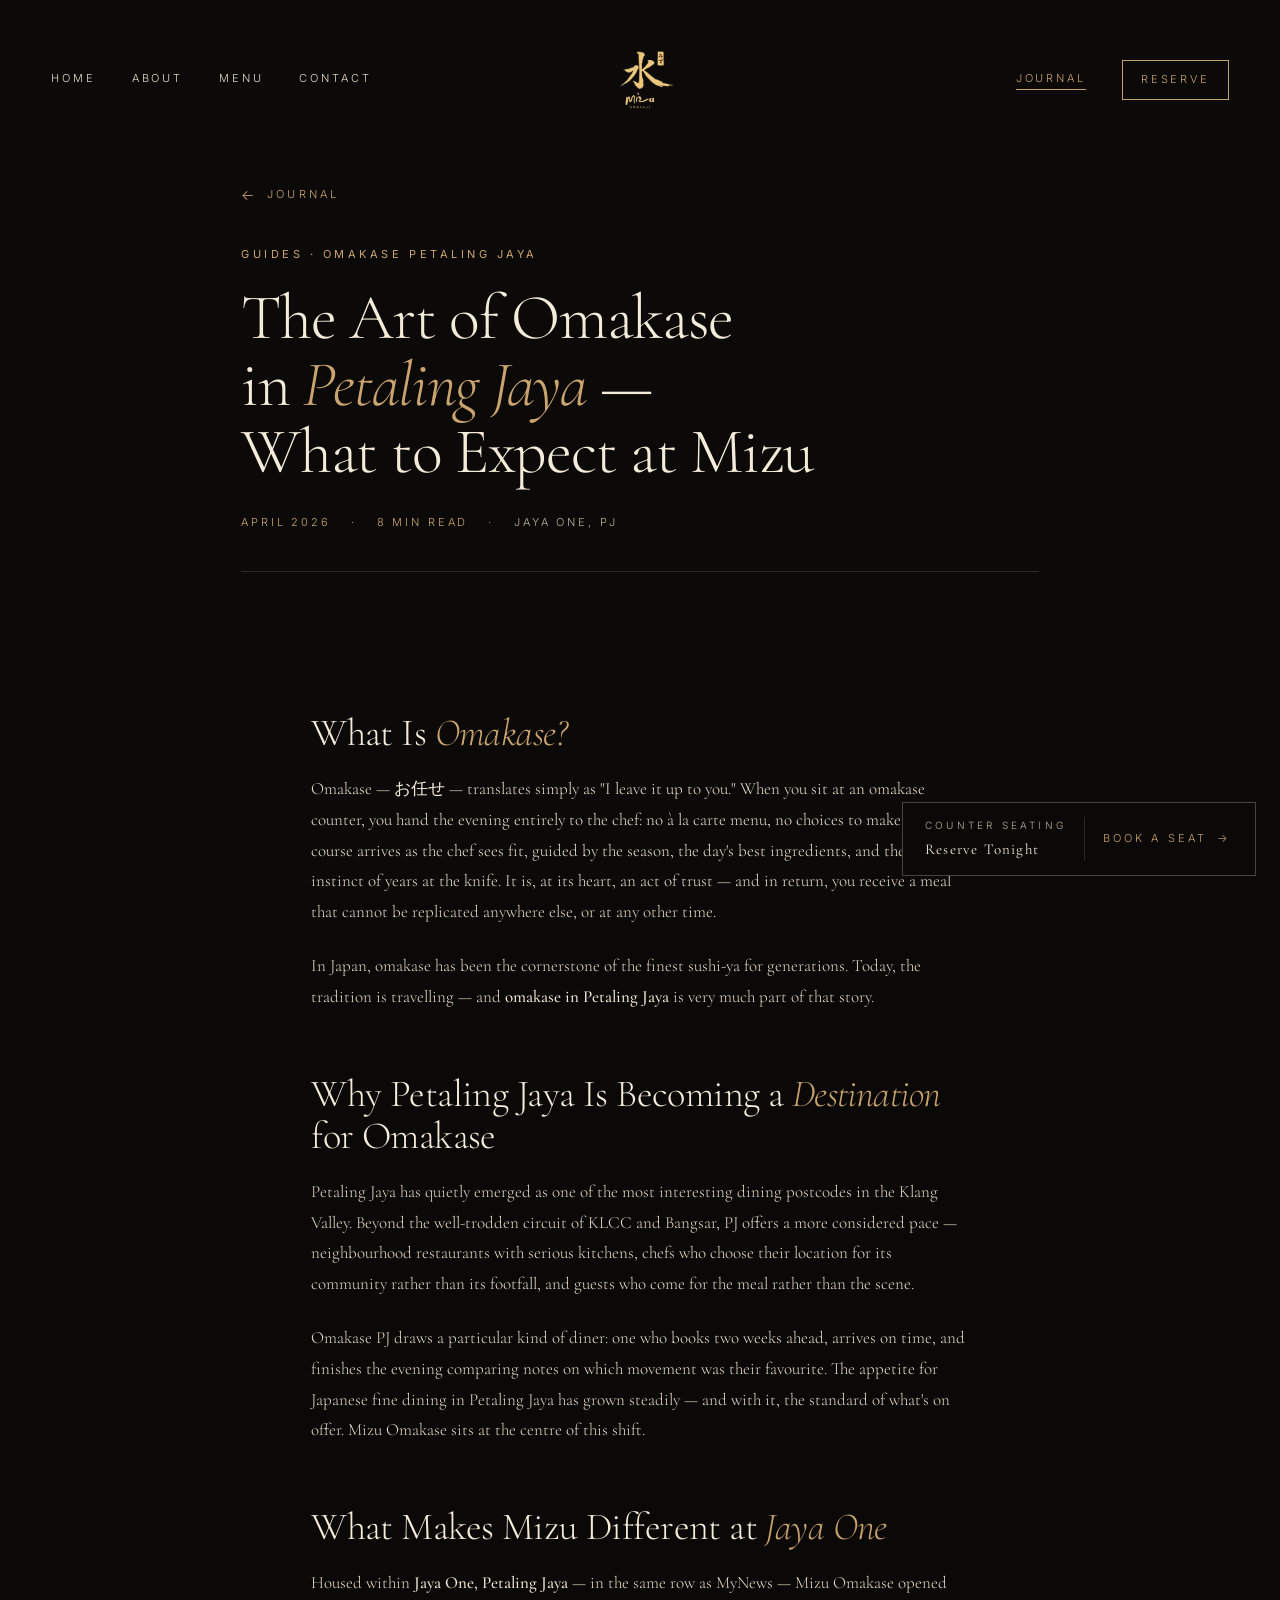
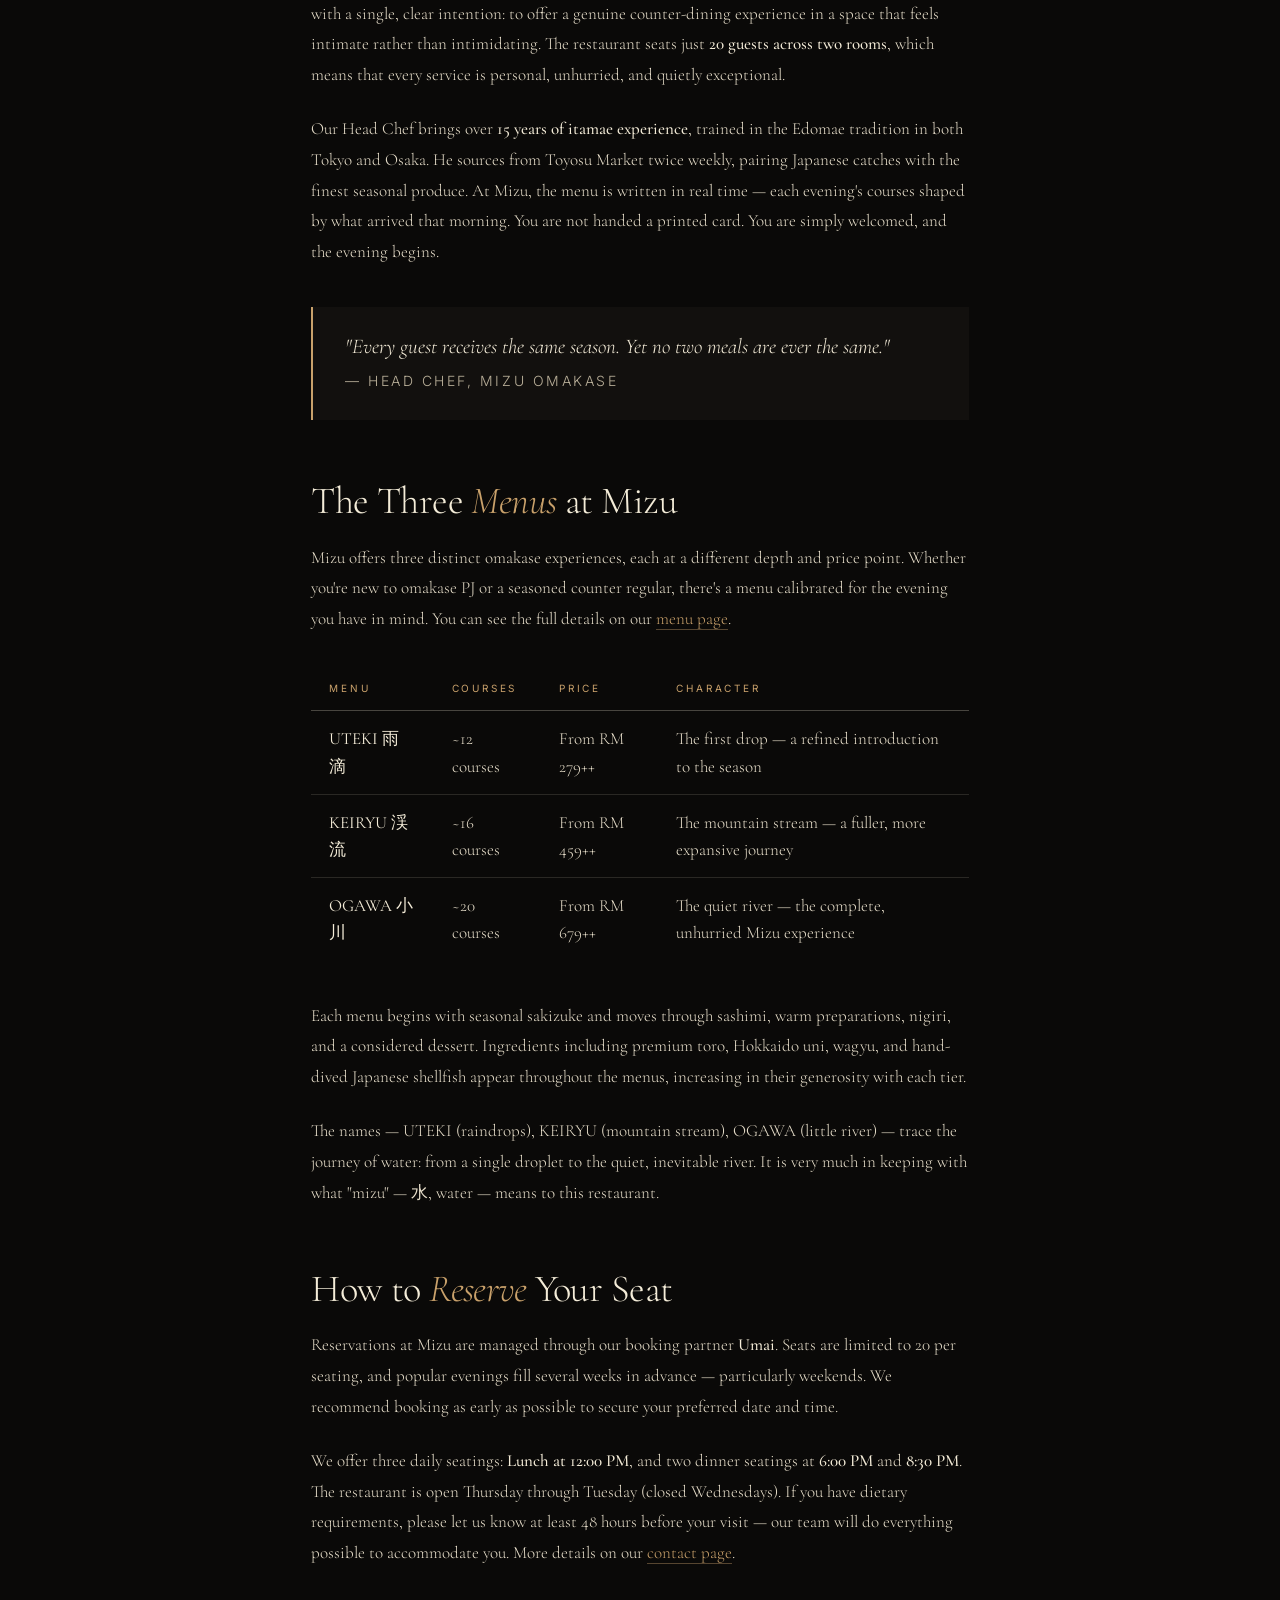
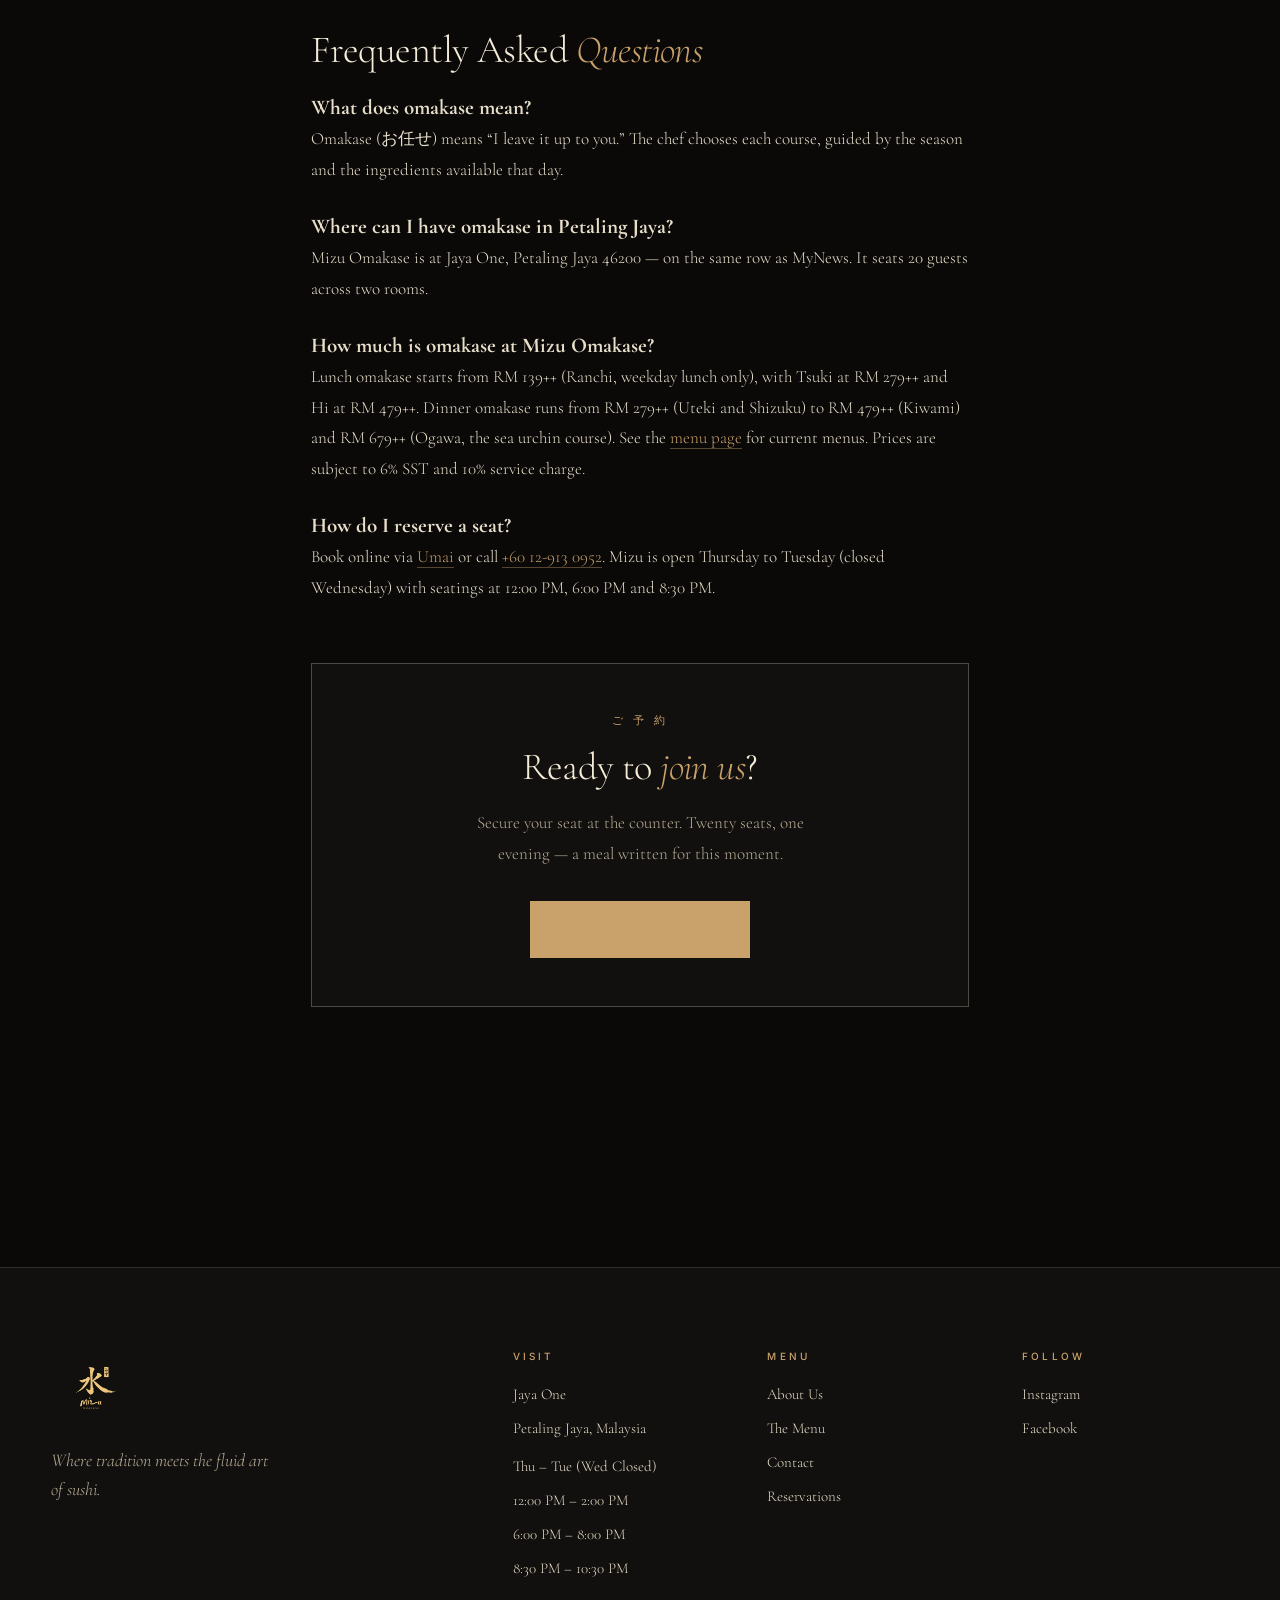
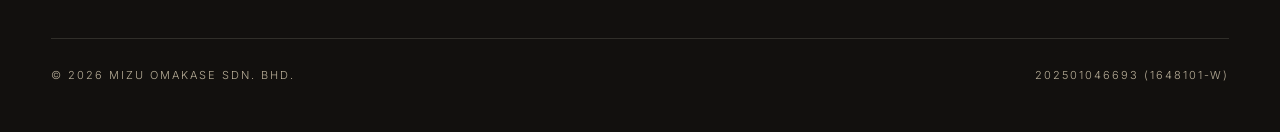
<file: blog/omakase-petaling-jaya/index.html>
<!DOCTYPE html>
<html lang="en">
<head>
    <link rel="icon" type="image/x-icon" href="/favicon.ico">
    <link rel="icon" type="image/png" sizes="32x32" href="/favicon-32x32.png">
    <link rel="icon" type="image/png" sizes="16x16" href="/favicon-16x16.png">
    <link rel="apple-touch-icon" sizes="180x180" href="/apple-touch-icon.png">
<meta charset="UTF-8" />
<meta name="viewport" content="width=device-width, initial-scale=1.0" />
<title>Omakase Petaling Jaya — What to Expect at Mizu Omakase | Jaya One PJ</title>
<meta name="description" content="Discover omakase dining in Petaling Jaya at Mizu Omakase, Jaya One. 3 menus from RM279++, Head Chef with 15 years experience. Reserve now." />
<link rel="canonical" href="https://www.mizuomakase.com.my/blog/omakase-petaling-jaya/" />
<meta name="google-site-verification" content="tLQtjvD10rnMI0SSd4I9eP6xzH1W9KEC18GL6BeY3gI" />
<meta name="robots" content="INDEX, FOLLOW, MAX-IMAGE-PREVIEW:LARGE, MAX-SNIPPET:-1, MAX-VIDEO-PREVIEW:-1" />
<link rel="stylesheet" href="../../shared.css" />
<meta property="og:title" content="Omakase Petaling Jaya — What to Expect at Mizu Omakase | Jaya One PJ" />
<meta property="og:description" content="Discover omakase dining in Petaling Jaya at Mizu Omakase, Jaya One. 3 menus from RM279++, Head Chef with 15 years experience. Reserve now." />
<meta property="og:url" content="https://www.mizuomakase.com.my/blog/omakase-petaling-jaya/" />
<meta property="og:type" content="article" />
<meta property="og:image" content="https://www.mizuomakase.com.my/images/hero-counter.jpg" />
<script type="application/ld+json">
{
  "@context": "https://schema.org",
  "@graph": [
    {
      "@type": "Restaurant",
      "@id": "https://www.mizuomakase.com.my/#restaurant",
      "name": "Mizu Omakase",
      "url": "https://www.mizuomakase.com.my/"
    },
    {
      "@type": "BlogPosting",
      "@id": "https://www.mizuomakase.com.my/blog/omakase-petaling-jaya/#article",
      "headline": "The Art of Omakase in Petaling Jaya — What to Expect at Mizu",
      "description": "Discover omakase dining in Petaling Jaya at Mizu Omakase, Jaya One. 3 menus from RM279++, Head Chef with 15 years experience.",
      "url": "https://www.mizuomakase.com.my/blog/omakase-petaling-jaya/",
      "mainEntityOfPage": {
        "@type": "WebPage",
        "@id": "https://www.mizuomakase.com.my/blog/omakase-petaling-jaya/"
      },
      "image": [
        "https://www.mizuomakase.com.my/images/hero-counter.jpg"
      ],
      "datePublished": "2026-04-22",
      "dateModified": "2026-10-26",
      "inLanguage": "en-MY",
      "author": {
        "@type": "Organization",
        "name": "Mizu Omakase",
        "url": "https://www.mizuomakase.com.my/"
      },
      "publisher": {
        "@type": "Organization",
        "name": "Mizu Omakase",
        "url": "https://www.mizuomakase.com.my/",
        "logo": {
          "@type": "ImageObject",
          "url": "https://www.mizuomakase.com.my/images/logo.png"
        }
      },
      "about": {
        "@id": "https://www.mizuomakase.com.my/#restaurant"
      },
      "isPartOf": {
        "@id": "https://www.mizuomakase.com.my/#website"
      }
    },
    {
      "@type": "FAQPage",
      "@id": "https://www.mizuomakase.com.my/blog/omakase-petaling-jaya/#faq",
      "url": "https://www.mizuomakase.com.my/blog/omakase-petaling-jaya/",
      "mainEntity": [
        {
          "@type": "Question",
          "name": "What does omakase mean?",
          "acceptedAnswer": {
            "@type": "Answer",
            "text": "Omakase (お任せ) means “I leave it up to you.” The chef chooses each course, guided by the season and the ingredients available that day."
          }
        },
        {
          "@type": "Question",
          "name": "Where can I have omakase in Petaling Jaya?",
          "acceptedAnswer": {
            "@type": "Answer",
            "text": "Mizu Omakase is at Jaya One, Petaling Jaya 46200 — on the same row as MyNews. It seats 20 guests across two rooms."
          }
        },
        {
          "@type": "Question",
          "name": "How much is omakase at Mizu Omakase?",
          "acceptedAnswer": {
            "@type": "Answer",
            "text": "Lunch omakase starts from RM 139++ (Ranchi, weekday lunch only), with Tsuki at RM 279++ and Hi at RM 479++. Dinner omakase runs from RM 279++ (Uteki and Shizuku) to RM 479++ (Kiwami) and RM 679++ (Ogawa, the sea urchin course). See the menu page for current menus. Prices are subject to 6% SST and 10% service charge."
          }
        },
        {
          "@type": "Question",
          "name": "How do I reserve a seat?",
          "acceptedAnswer": {
            "@type": "Answer",
            "text": "Book online via Umai or call +60 12-913 0952. Mizu is open Thursday to Tuesday (closed Wednesday) with seatings at 12:00 PM, 6:00 PM and 8:30 PM."
          }
        }
      ]
    }
  ]
}
</script>
<style>
/* ================= BLOG POST ================= */

.post-hero {
  padding: 180px var(--pad) 80px;
  max-width: 900px;
  margin: 0 auto;
}
.post-hero .eyebrow { margin-bottom: 20px; }
.post-hero h1 {
  font-family: var(--serif);
  font-weight: 300;
  font-size: clamp(36px, 5vw, 76px);
  line-height: 1.05;
  color: var(--rice);
  letter-spacing: -0.02em;
  margin-bottom: 28px;
}
.post-hero h1 .it { font-style: italic; color: var(--ember); }
.post-meta {
  display: flex;
  align-items: center;
  gap: 20px;
  font-family: var(--sans);
  font-size: 11px;
  letter-spacing: 0.26em;
  text-transform: uppercase;
  color: var(--bone-dim);
  padding-bottom: 40px;
  border-bottom: 1px solid var(--hair);
}
.post-meta span { color: var(--ember); }

/* ================= POST BODY ================= */
.post-body {
  max-width: 760px;
  margin: 0 auto;
  padding: 60px var(--pad) 140px;
}
.post-body h2 {
  font-family: var(--serif);
  font-weight: 300;
  font-size: clamp(28px, 3vw, 44px);
  line-height: 1.1;
  color: var(--rice);
  letter-spacing: -0.015em;
  margin: 60px 0 20px;
}
.post-body h2 .it { font-style: italic; color: var(--ember); }
.post-body h2:first-child { margin-top: 0; }
.post-body p {
  font-family: var(--serif);
  font-size: clamp(17px, 1.3vw, 20px);
  line-height: 1.8;
  color: var(--bone);
  margin-bottom: 24px;
}
.post-body p:last-child { margin-bottom: 0; }
.post-body a {
  color: var(--ember);
  border-bottom: 1px solid rgba(201,161,107,0.4);
  transition: border-color 260ms, color 260ms;
}
.post-body a:hover {
  color: var(--rice);
  border-color: var(--rice);
}
.post-body strong {
  color: var(--rice);
  font-weight: 500;
}

/* Menu table */
.menu-table {
  width: 100%;
  border-collapse: collapse;
  margin: 32px 0 40px;
}
.menu-table th,
.menu-table td {
  padding: 14px 18px;
  text-align: left;
  border-bottom: 1px solid var(--hair);
  font-family: var(--serif);
  font-size: 17px;
  color: var(--bone);
}
.menu-table th {
  font-family: var(--sans);
  font-size: 10px;
  letter-spacing: 0.28em;
  text-transform: uppercase;
  color: var(--ember);
  font-weight: 400;
  border-bottom: 1px solid var(--hair-strong);
}
.menu-table td:first-child {
  color: var(--rice);
  font-weight: 400;
}
.menu-table tr:last-child td { border-bottom: none; }

/* Blockquote accent */
.post-body blockquote {
  margin: 40px 0;
  padding: 24px 32px;
  border-left: 2px solid var(--ember);
  background: var(--ink-2);
  font-family: var(--serif);
  font-style: italic;
  font-size: 21px;
  line-height: 1.55;
  color: var(--rice);
}

/* CTA block */
.post-cta {
  margin: 60px 0 0;
  padding: 48px 40px;
  border: 1px solid var(--hair-strong);
  background: var(--ink-2);
  text-align: center;
}
.post-cta .eyebrow { margin-bottom: 16px; }
.post-cta h3 {
  font-family: var(--serif);
  font-weight: 300;
  font-size: clamp(28px, 3vw, 44px);
  line-height: 1.1;
  color: var(--rice);
  margin-bottom: 20px;
  letter-spacing: -0.015em;
}
.post-cta h3 .it { font-style: italic; color: var(--ember); }
.post-cta p {
  font-family: var(--serif);
  font-size: 17px;
  color: var(--bone-dim);
  margin-bottom: 32px;
  max-width: 44ch;
  margin-left: auto;
  margin-right: auto;
}

/* Back link */
.back-link {
  display: inline-flex;
  align-items: center;
  gap: 10px;
  font-family: var(--sans);
  font-size: 11px;
  letter-spacing: 0.28em;
  text-transform: uppercase;
  color: var(--ember);
  margin-bottom: 40px;
  transition: color 260ms, gap 260ms;
  border-bottom: none !important;
}
.back-link:hover { color: var(--rice); gap: 14px; }
.back-link .arrow { font-size: 14px; }

@media (max-width: 768px) {
  .post-hero { padding: 140px var(--pad) 60px; }
  .post-body { padding: 40px var(--pad) 80px; }
  .menu-table { font-size: 15px; }
}
</style>
<!-- Google tag (gtag.js) -->
<script async src="https://www.googletagmanager.com/gtag/js?id=G-GE0Y3ZP8QB"></script>
<script>
  window.dataLayer = window.dataLayer || [];
  function gtag(){dataLayer.push(arguments);}
  gtag('js', new Date());
  gtag('config', 'G-GE0Y3ZP8QB');
</script>
</head>
<body>

<!-- grain overlay -->
<div class="grain"></div>

<!-- NAV -->
<nav class="nav" id="nav">
  <div class="nav-left">
    <a href="/" class="navlink">Home</a>
    <a href="/about.html" class="navlink">About</a>
    <a href="/menu.html" class="navlink">Menu</a>
    <a href="/contact.html" class="navlink">Contact</a>
  </div>
  <a href="/" class="brand-mark" aria-label="Mizu Omakase">
    <img src="/images/logo.png" alt="Mizu Omakase" style="height:108px;width:auto;display:block;" />
  </a>
  <div class="nav-right">
    <a href="/blog/" class="navlink active">Journal</a>
    <a href="https://reservation.umai.io/en/widget/mizu-omakase" class="navlink nav-reserve" style="color: var(--ember); border: 1px solid var(--ember); padding: 10px 18px;">Reserve</a>
  </div>
</nav>

<!-- STICKY RESERVE DOCK -->
<div class="reserve-dock">
  <div class="dock-label">
    Counter Seating
    <strong>Reserve Tonight</strong>
  </div>
  <a href="https://reservation.umai.io/en/widget/mizu-omakase" class="dock-cta">
    Book a Seat <span>→</span>
  </a>
</div>

<!-- POST HERO -->
<header class="post-hero">
  <a href="/blog/" class="back-link"><span class="arrow">←</span> Journal</a>
  <div class="eyebrow">Guides · Omakase Petaling Jaya</div>
  <h1>The Art of Omakase<br/>in <span class="it">Petaling Jaya</span> —<br/>What to Expect at Mizu</h1>
  <div class="post-meta">
    <span>April 2026</span>
    <span>·</span>
    <span>8 min read</span>
    <span>·</span>
    Jaya One, PJ
  </div>
</header>

<!-- POST BODY -->
<main class="post-body">

  <h2>What Is <span class="it">Omakase?</span></h2>
  <p>
    Omakase — <strong>お任せ</strong> — translates simply as "I leave it up to you." When you sit at an omakase counter, you hand the evening entirely to the chef: no à la carte menu, no choices to make. Each course arrives as the chef sees fit, guided by the season, the day's best ingredients, and the quiet instinct of years at the knife. It is, at its heart, an act of trust — and in return, you receive a meal that cannot be replicated anywhere else, or at any other time.
  </p>
  <p>
    In Japan, omakase has been the cornerstone of the finest sushi-ya for generations. Today, the tradition is travelling — and <strong>omakase in Petaling Jaya</strong> is very much part of that story.
  </p>

  <h2>Why Petaling Jaya Is Becoming a <span class="it">Destination</span> for Omakase</h2>
  <p>
    Petaling Jaya has quietly emerged as one of the most interesting dining postcodes in the Klang Valley. Beyond the well-trodden circuit of KLCC and Bangsar, PJ offers a more considered pace — neighbourhood restaurants with serious kitchens, chefs who choose their location for its community rather than its footfall, and guests who come for the meal rather than the scene.
  </p>
  <p>
    Omakase PJ draws a particular kind of diner: one who books two weeks ahead, arrives on time, and finishes the evening comparing notes on which movement was their favourite. The appetite for Japanese fine dining in Petaling Jaya has grown steadily — and with it, the standard of what's on offer. Mizu Omakase sits at the centre of this shift.
  </p>

  <h2>What Makes Mizu Different at <span class="it">Jaya One</span></h2>
  <p>
    Housed within <strong>Jaya One, Petaling Jaya</strong> — in the same row as MyNews — Mizu Omakase opened with a single, clear intention: to offer a genuine counter-dining experience in a space that feels intimate rather than intimidating. The restaurant seats just <strong>20 guests across two rooms</strong>, which means that every service is personal, unhurried, and quietly exceptional.
  </p>
  <p>
    Our Head Chef brings over <strong>15 years of itamae experience</strong>, trained in the Edomae tradition in both Tokyo and Osaka. He sources from Toyosu Market twice weekly, pairing Japanese catches with the finest seasonal produce. At Mizu, the menu is written in real time — each evening's courses shaped by what arrived that morning. You are not handed a printed card. You are simply welcomed, and the evening begins.
  </p>

  <blockquote>
    "Every guest receives the same season. Yet no two meals are ever the same."<br/>
    <small style="font-size: 14px; letter-spacing: 0.18em; text-transform: uppercase; font-style: normal; color: var(--bone-dim); font-family: var(--sans);">— Head Chef, Mizu Omakase</small>
  </blockquote>

  <h2>The Three <span class="it">Menus</span> at Mizu</h2>
  <p>
    Mizu offers three distinct omakase experiences, each at a different depth and price point. Whether you're new to omakase PJ or a seasoned counter regular, there's a menu calibrated for the evening you have in mind. You can see the full details on our <a href="/menu.html">menu page</a>.
  </p>

  <table class="menu-table">
    <thead>
      <tr>
        <th>Menu</th>
        <th>Courses</th>
        <th>Price</th>
        <th>Character</th>
      </tr>
    </thead>
    <tbody>
      <tr>
        <td>UTEKI 雨滴</td>
        <td>~12 courses</td>
        <td>From RM 279++</td>
        <td>The first drop — a refined introduction to the season</td>
      </tr>
      <tr>
        <td>KEIRYU 渓流</td>
        <td>~16 courses</td>
        <td>From RM 459++</td>
        <td>The mountain stream — a fuller, more expansive journey</td>
      </tr>
      <tr>
        <td>OGAWA 小川</td>
        <td>~20 courses</td>
        <td>From RM 679++</td>
        <td>The quiet river — the complete, unhurried Mizu experience</td>
      </tr>
    </tbody>
  </table>

  <p>
    Each menu begins with seasonal sakizuke and moves through sashimi, warm preparations, nigiri, and a considered dessert. Ingredients including premium toro, Hokkaido uni, wagyu, and hand-dived Japanese shellfish appear throughout the menus, increasing in their generosity with each tier.
  </p>
  <p>
    The names — UTEKI (raindrops), KEIRYU (mountain stream), OGAWA (little river) — trace the journey of water: from a single droplet to the quiet, inevitable river. It is very much in keeping with what "mizu" — 水, water — means to this restaurant.
  </p>

  <h2>How to <span class="it">Reserve</span> Your Seat</h2>
  <p>
    Reservations at Mizu are managed through our booking partner <strong>Umai</strong>. Seats are limited to 20 per seating, and popular evenings fill several weeks in advance — particularly weekends. We recommend booking as early as possible to secure your preferred date and time.
  </p>
  <p>
    We offer three daily seatings: <strong>Lunch at 12:00 PM</strong>, and two dinner seatings at <strong>6:00 PM</strong> and <strong>8:30 PM</strong>. The restaurant is open Thursday through Tuesday (closed Wednesdays). If you have dietary requirements, please let us know at least 48 hours before your visit — our team will do everything possible to accommodate you. More details on our <a href="/contact.html">contact page</a>.
  </p>

  <h2>Frequently Asked <span class="it">Questions</span></h2>
  <h3>What does omakase mean?</h3>
  <p>Omakase (お任せ) means “I leave it up to you.” The chef chooses each course, guided by the season and the ingredients available that day.</p>
  <h3>Where can I have omakase in Petaling Jaya?</h3>
  <p>Mizu Omakase is at Jaya One, Petaling Jaya 46200 — on the same row as MyNews. It seats 20 guests across two rooms.</p>
  <h3>How much is omakase at Mizu Omakase?</h3>
  <p>Lunch omakase starts from RM 139++ (Ranchi, weekday lunch only), with Tsuki at RM 279++ and Hi at RM 479++. Dinner omakase runs from RM 279++ (Uteki and Shizuku) to RM 479++ (Kiwami) and RM 679++ (Ogawa, the sea urchin course). See the <a href="/menu.html">menu page</a> for current menus. Prices are subject to 6% SST and 10% service charge.</p>
  <h3>How do I reserve a seat?</h3>
  <p>Book online via <a href="https://reservation.umai.io/en/widget/mizu-omakase">Umai</a> or call <a href="tel:+60129130952">+60 12-913 0952</a>. Mizu is open Thursday to Tuesday (closed Wednesday) with seatings at 12:00 PM, 6:00 PM and 8:30 PM.</p>

  <div class="post-cta">
    <div class="eyebrow">ご 予 約</div>
    <h3>Ready to <span class="it">join us</span>?</h3>
    <p>Secure your seat at the counter. Twenty seats, one evening — a meal written for this moment.</p>
    <a href="https://reservation.umai.io/en/widget/mizu-omakase" class="btn btn-solid">
      <span>Reserve a Seat</span>
      <span class="arrow">→</span>
    </a>
  </div>

</main>

<!-- FOOTER -->
<footer>
  <div class="foot-grid">
    <div class="foot-brand"><img src="/images/logo.png" alt="Mizu Omakase" style="height:80px;width:auto;margin-bottom:16px;display:block;" />
      
      
      <p>Where tradition meets the fluid art of sushi.</p>
    </div>
    <div class="foot-col">
      <h5>Visit</h5>
      <p>Jaya One</p>
      <p>Petaling Jaya, Malaysia</p>
      <p style="margin-top: 14px;">Thu – Tue (Wed Closed)</p>
      <p>12:00 PM – 2:00 PM</p><p>6:00 PM – 8:00 PM</p><p>8:30 PM – 10:30 PM</p>
    </div>
    <div class="foot-col">
      <h5>Menu</h5>
      <a href="/about.html">About Us</a>
      <a href="/menu.html">The Menu</a>
      <a href="/contact.html">Contact</a>
      <a href="https://reservation.umai.io/en/widget/mizu-omakase">Reservations</a>
    </div>
    <div class="foot-col">
      <h5>Follow</h5>
      <a href="https://www.instagram.com/mizu.omakase/">Instagram</a>
      <a href="https://www.facebook.com/profile.php?id=61584736661621">Facebook</a>
    </div>
  </div>
  <div class="foot-bottom">
    <span>© 2026 Mizu Omakase Sdn. Bhd.</span>
    <span>202501046693 (1648101-W)</span>
  </div>
</footer>

<script>
const nav = document.getElementById('nav');
window.addEventListener('scroll', () => {
  if (window.scrollY > 60) nav.classList.add('scrolled');
  else nav.classList.remove('scrolled');
});

const io = new IntersectionObserver((entries) => {
  entries.forEach(e => { if (e.isIntersecting) e.target.classList.add('in'); });
}, { threshold: 0.14 });
document.querySelectorAll('.reveal').forEach(el => io.observe(el));
</script>
</body>
</html>
</file>
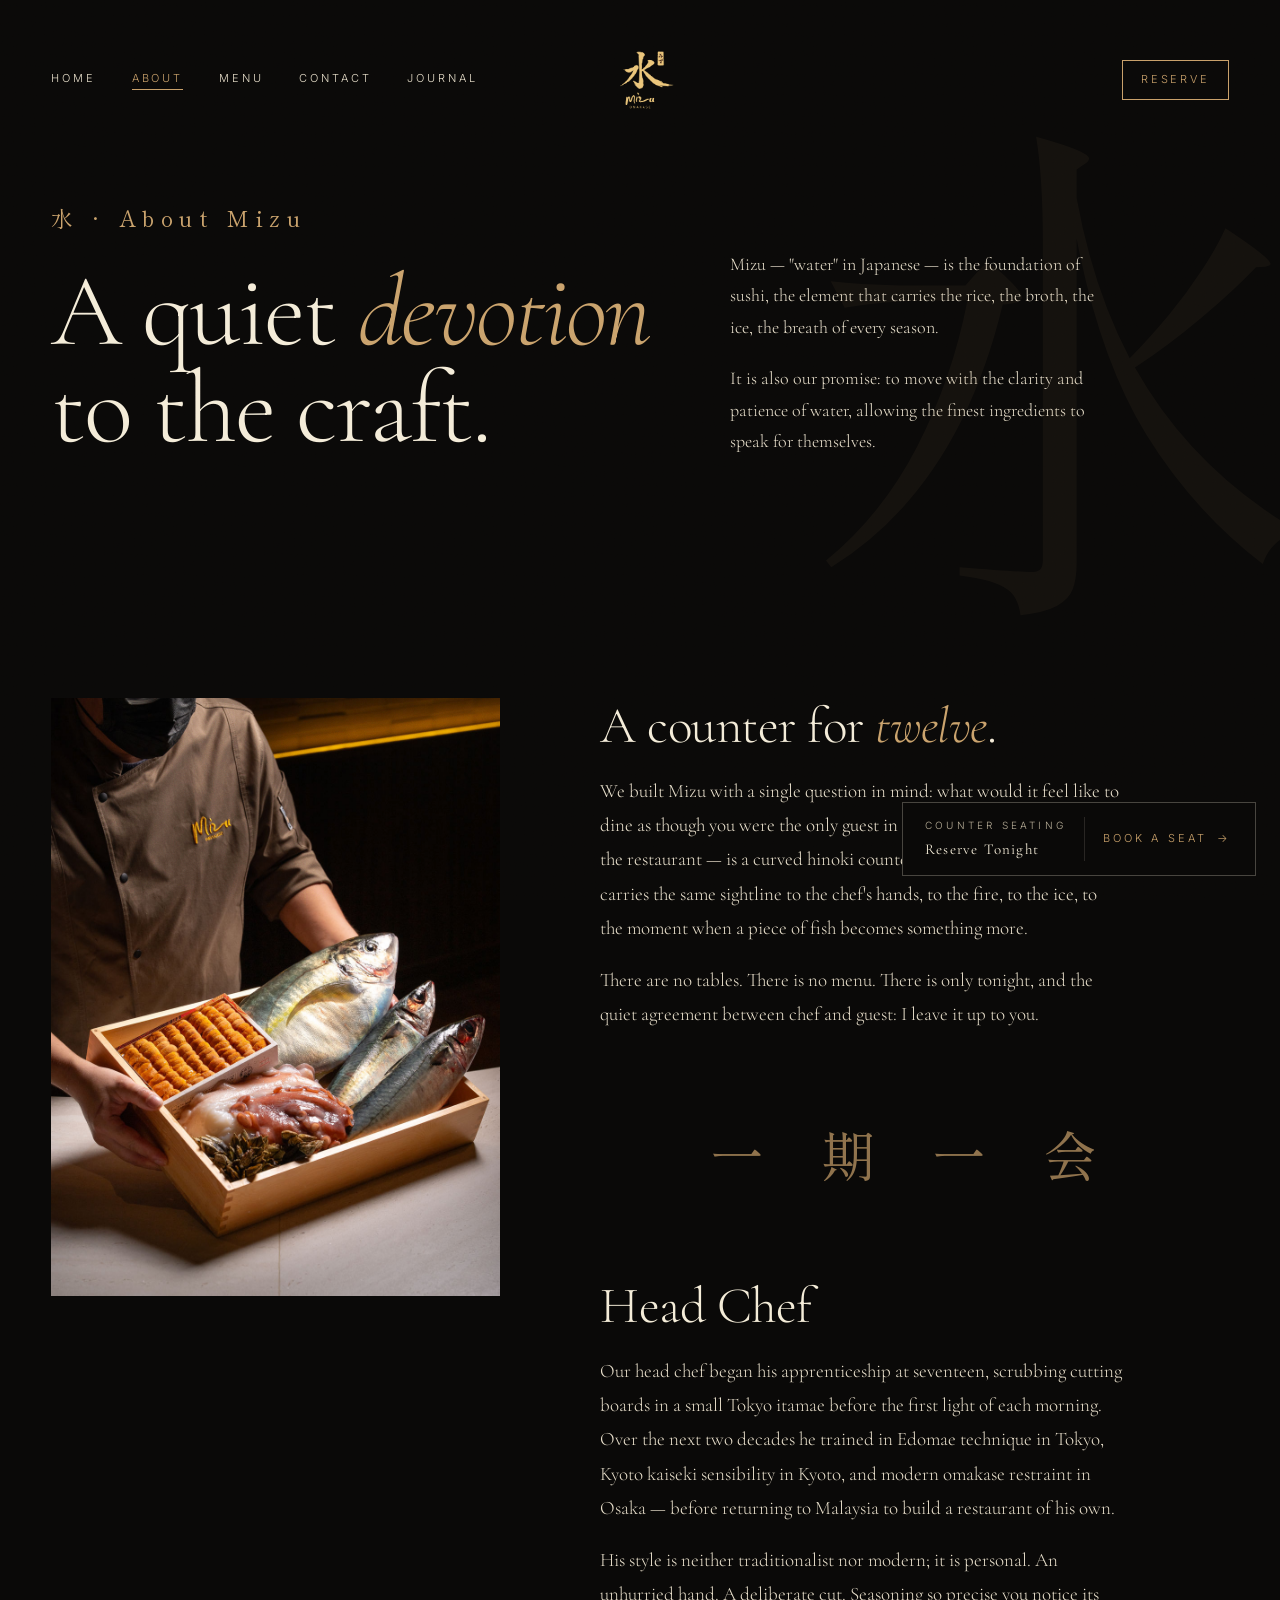
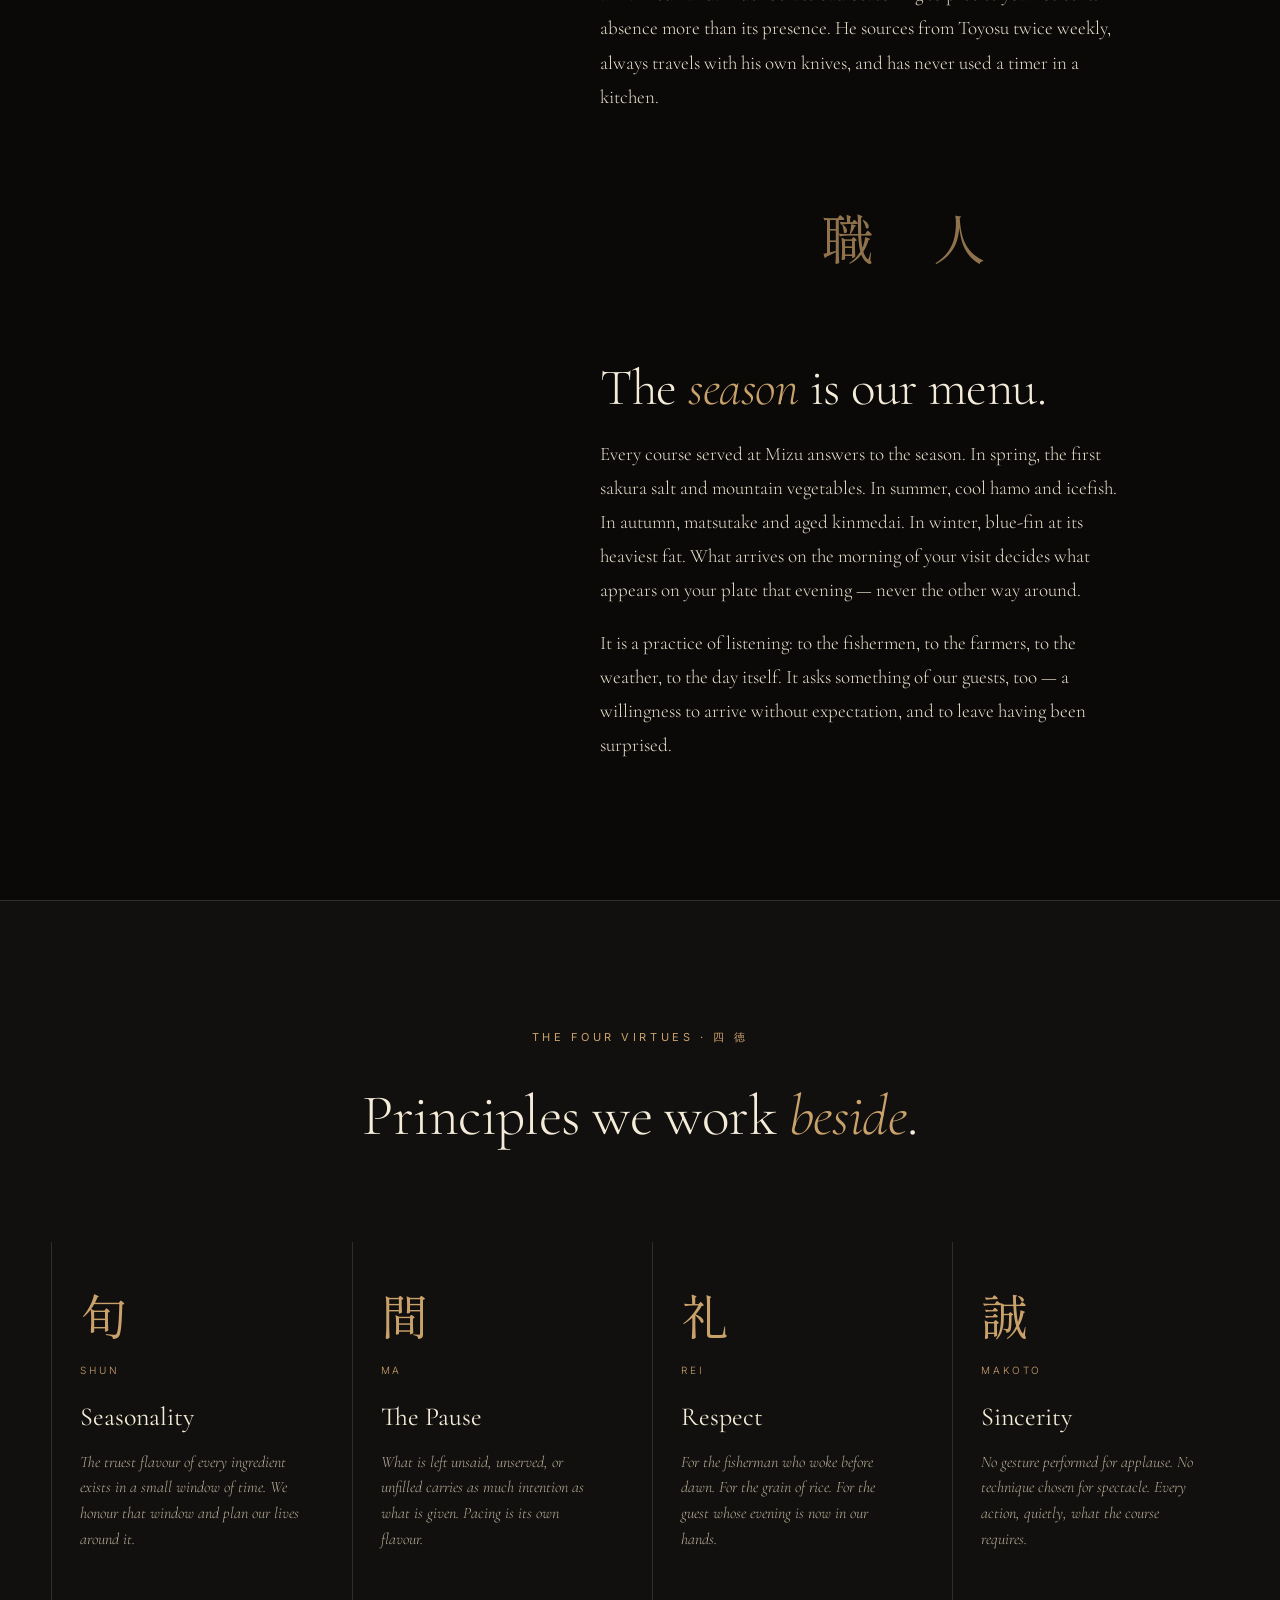
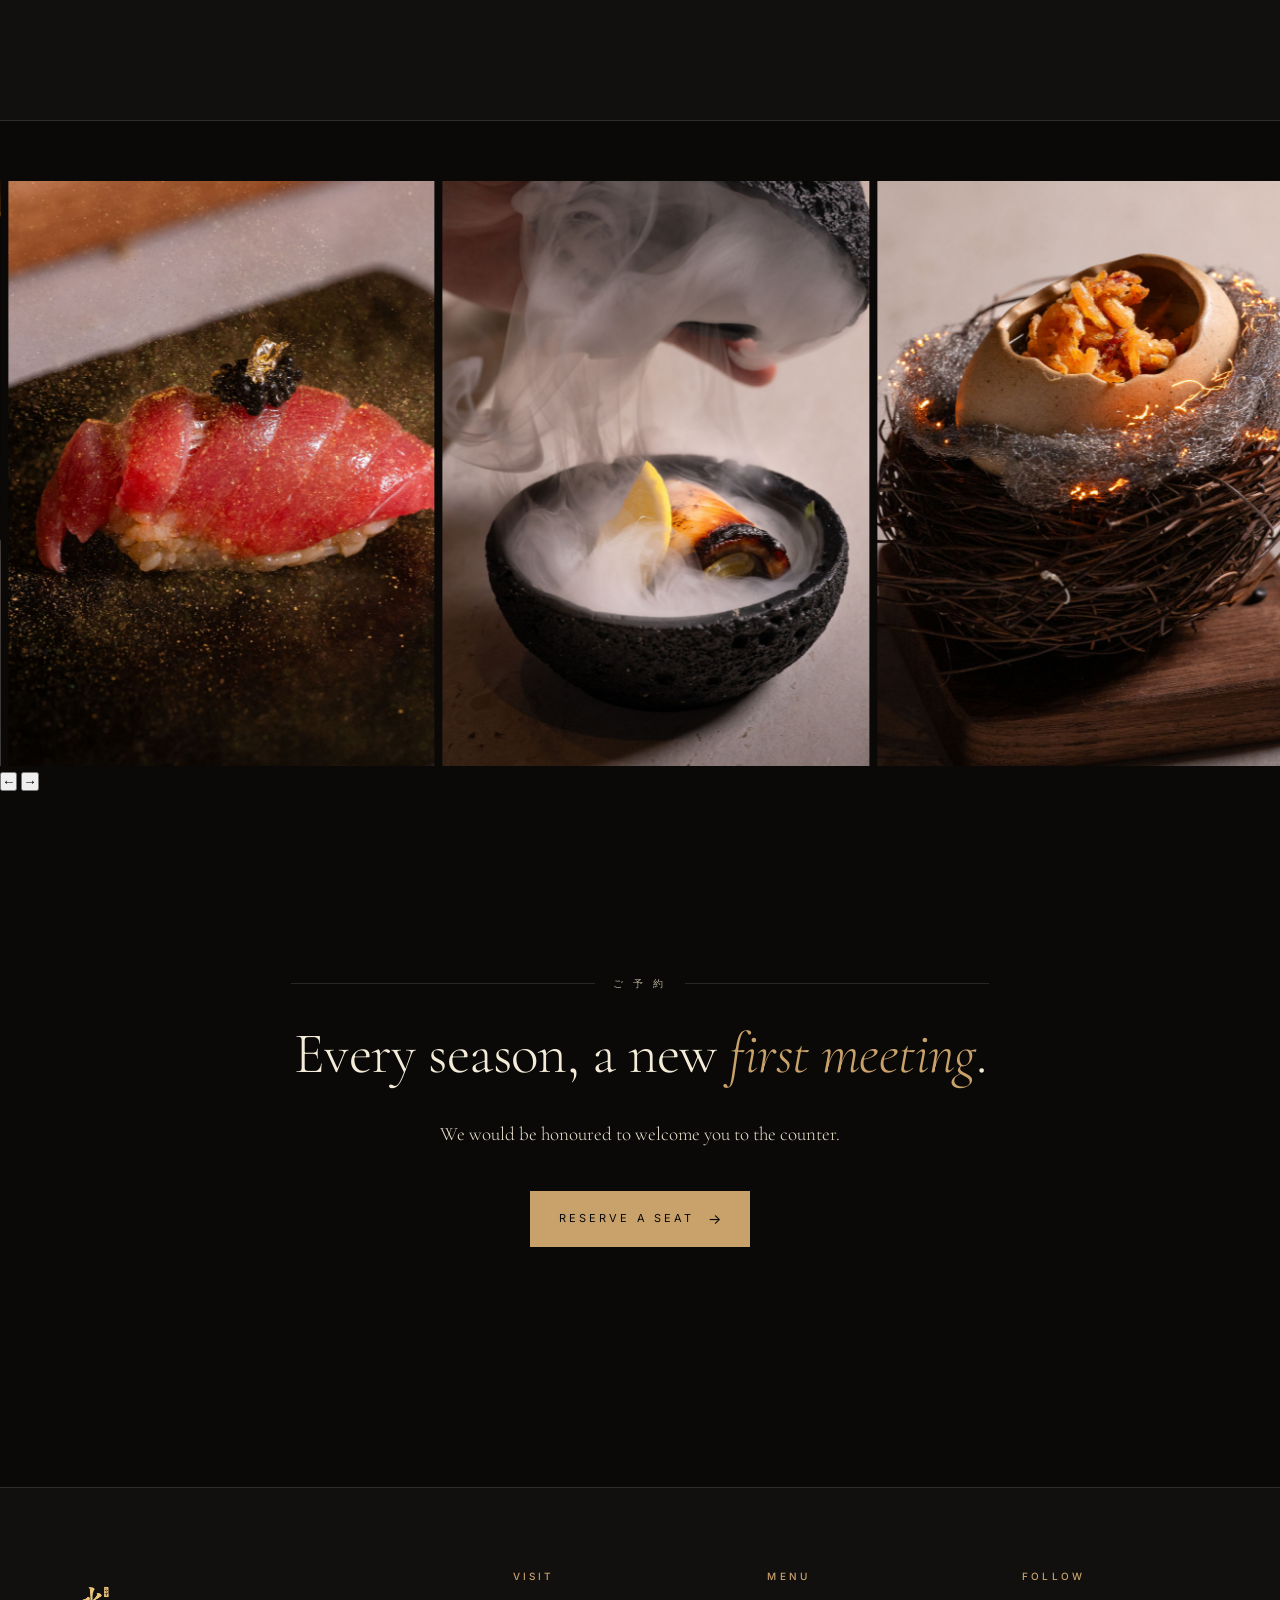
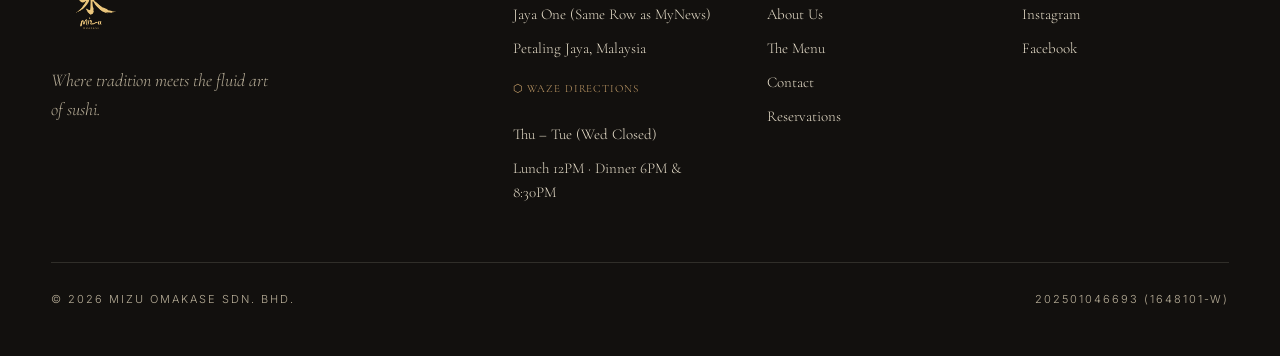
<file: about.html>
<!DOCTYPE html>
<html lang="en">
<head>
    <link rel="icon" type="image/x-icon" href="/favicon.ico">
    <link rel="icon" type="image/png" sizes="32x32" href="/favicon-32x32.png">
    <link rel="icon" type="image/png" sizes="16x16" href="/favicon-16x16.png">
    <link rel="apple-touch-icon" sizes="180x180" href="/apple-touch-icon.png">
<meta charset="UTF-8" />
<meta name="viewport" content="width=device-width, initial-scale=1.0" />
<title>Traditional Japanese Cuisine at an Authentic Restaurant</title>
<meta name="description" content="Discover traditional Japanese cuisine prepared with premium ingredients at an authentic Japanese restaurant dedicated to exceptional hospitality." />
<link rel="canonical" href="https://www.mizuomakase.com.my/about.html" />
<meta name="google-site-verification" content="tLQtjvD10rnMI0SSd4I9eP6xzH1W9KEC18GL6BeY3gI" />
<meta name="robots" content="INDEX, FOLLOW, MAX-IMAGE-PREVIEW:LARGE, MAX-SNIPPET:-1, MAX-VIDEO-PREVIEW:-1" />
<link rel="stylesheet" href="shared.css" />
<style>
.page-hero {
  padding: 200px var(--pad) 120px;
  display: grid;
  grid-template-columns: 1.2fr 1fr;
  gap: 80px;
  align-items: end;
  max-width: 1600px;
  margin: 0 auto;
  position: relative;
}
.page-hero::before {
  content: '水';
  position: absolute;
  right: -40px; top: 140px;
  font-family: var(--jp);
  font-size: 520px;
  color: var(--ember);
  opacity: 0.05;
  line-height: 0.8;
}
.page-hero h1 {
  font-family: var(--serif);
  font-weight: 300;
  font-size: clamp(52px, 8vw, 140px);
  line-height: 0.95;
  color: var(--rice);
  letter-spacing: -0.02em;
  position: relative;
}
.page-hero h1 .it { font-style: italic; color: var(--ember); }
.page-hero .kicker {
  font-family: var(--jp);
  font-size: 22px;
  color: var(--ember);
  letter-spacing: 0.3em;
  margin-bottom: 28px;
}
.page-hero .side p {
  font-family: var(--serif);
  font-size: 18px;
  line-height: 1.75;
  color: var(--bone);
  max-width: 42ch;
}
.page-hero .side p + p { margin-top: 20px; }

.story {
  padding: 120px var(--pad);
  max-width: 1400px;
  margin: 0 auto;
  display: grid;
  grid-template-columns: 1fr 1.4fr;
  gap: 100px;
  align-items: start;
}
.story-img {
  aspect-ratio: 3/4;
  position: sticky; top: 120px;
  overflow: hidden;
}
.story-img img { width: 100%; height: 100%; object-fit: cover; }
.story-col h2 {
  font-family: var(--serif);
  font-weight: 300;
  font-size: clamp(36px, 4vw, 60px);
  line-height: 1.1;
  color: var(--rice);
  margin: 40px 0 20px;
  letter-spacing: -0.01em;
}
.story-col h2:first-child { margin-top: 0; }
.story-col h2 .it { font-style: italic; color: var(--ember); }
.story-col p {
  font-family: var(--serif);
  font-size: 19px;
  line-height: 1.8;
  color: var(--bone);
  margin-bottom: 18px;
  max-width: 58ch;
}
.story-col .kanji-break {
  font-family: var(--jp);
  font-size: 54px;
  color: var(--ember);
  text-align: center;
  margin: 80px 0;
  letter-spacing: 0.4em;
  opacity: 0.7;
}

.values {
  background: var(--ink-2);
  border-top: 1px solid var(--hair);
  border-bottom: 1px solid var(--hair);
  padding: 120px var(--pad);
}
.values-inner { max-width: 1400px; margin: 0 auto; }
.values-head {
  text-align: center;
  margin-bottom: 80px;
}
.values-head h2 {
  font-family: var(--serif);
  font-weight: 300;
  font-size: clamp(36px, 4.5vw, 72px);
  color: var(--rice);
  margin-top: 20px;
  letter-spacing: -0.01em;
}
.values-head h2 .it { font-style: italic; color: var(--ember); }
.values-grid {
  display: grid;
  grid-template-columns: repeat(4, 1fr);
  gap: 24px;
}
.value-card {
  padding: 48px 28px;
  border-left: 1px solid var(--hair);
}
.value-card .jp {
  font-family: var(--jp);
  font-size: 48px;
  color: var(--ember);
  margin-bottom: 24px;
  line-height: 1;
}
.value-card h4 {
  font-family: var(--serif);
  font-weight: 400;
  font-size: 26px;
  color: var(--rice);
  margin-bottom: 12px;
}
.value-card .romaji {
  font-family: var(--sans);
  font-size: 10px;
  letter-spacing: 0.28em;
  text-transform: uppercase;
  color: var(--ember);
  margin-bottom: 18px;
}
.value-card p {
  font-family: var(--serif);
  font-style: italic;
  font-size: 16px;
  line-height: 1.6;
  color: var(--bone-dim);
}

.gallery-rail { padding: 60px 0; background: var(--ink); }
.gallery-rail .gallery-inner { text-align: center; padding: 0 40px 48px; }
.slider-wrap-about { position: relative; overflow: hidden; width: 100%; }
.slider-track-about { display: flex; gap: 8px; transition: transform 0.6s cubic-bezier(.77,0,.18,1); will-change: transform; }
.slide-about { min-width: calc(100% / 3); height: 65vh; overflow: hidden; }
.slide-about img { width: 100%; height: 100%; object-fit: cover; animation: kenburns 8s ease-in-out infinite alternate; }
@media (max-width: 768px) { .slide-about { min-width: 85%; } }

.about-cta {
  padding: 120px var(--pad);
  text-align: center;
  max-width: 800px;
  margin: 0 auto;
}
.about-cta h2 {
  font-family: var(--serif);
  font-weight: 300;
  font-size: clamp(36px, 4.5vw, 72px);
  color: var(--rice);
  line-height: 1.1;
  margin-bottom: 32px;
  letter-spacing: -0.01em;
}
.about-cta h2 .it { font-style: italic; color: var(--ember); }
.about-cta p {
  font-family: var(--serif);
  font-size: 19px;
  line-height: 1.7;
  color: var(--bone);
  margin-bottom: 40px;
}

@media (max-width: 900px) {
  .page-hero, .story, .values-grid { grid-template-columns: 1fr; gap: 40px; }
  .story-img { position: relative; top: 0; }
  .values-grid { gap: 0; }
  .value-card { border-left: none; border-top: 1px solid var(--hair); }
}
</style>
<meta property="og:title" content="About Us | Mizu Omakase Petaling Jaya" />
<meta property="og:description" content="Meet the team behind Mizu Omakase — a seasonal Japanese omakase counter at Jaya One, PJ. Head Chef with 15 years of experience." />
<meta property="og:image" content="https://www.mizuomakase.com.my/images/hero-counter.jpg" />
<meta property="og:url" content="https://www.mizuomakase.com.my/about.html" />
<meta property="og:type" content="website" />
<meta name="twitter:card" content="summary_large_image" />
<!-- Google tag (gtag.js) -->
<script async src="https://www.googletagmanager.com/gtag/js?id=G-GE0Y3ZP8QB"></script>
<script>
  window.dataLayer = window.dataLayer || [];
  function gtag(){dataLayer.push(arguments);}
  gtag('js', new Date());
  gtag('config', 'G-GE0Y3ZP8QB');
</script>
<script type="application/ld+json">
{
  "@context": "https://schema.org",
  "@graph": [
    {
      "@type": "Restaurant",
      "@id": "https://www.mizuomakase.com.my/#restaurant",
      "name": "Mizu Omakase",
      "url": "https://www.mizuomakase.com.my/"
    },
    {
      "@type": "AboutPage",
      "@id": "https://www.mizuomakase.com.my/about.html#webpage",
      "url": "https://www.mizuomakase.com.my/about.html",
      "name": "Traditional Japanese Cuisine at an Authentic Restaurant",
      "isPartOf": {
        "@id": "https://www.mizuomakase.com.my/#website"
      },
      "about": {
        "@id": "https://www.mizuomakase.com.my/#restaurant"
      }
    }
  ]
}
</script>
</head>
<body>

<div class="grain"></div>

<nav class="nav" id="nav">
  <div class="nav-left">
    <a href="/" class="navlink">Home</a>
    <a href="about.html" class="navlink active">About</a>
    <a href="menu.html" class="navlink">Menu</a>
    <a href="contact.html" class="navlink">Contact</a>
    <a href="/blog/" class="navlink">Journal</a>
  </div>
  <a href="/" class="brand-mark" aria-label="Mizu Omakase"><img src="images/logo.png" alt="Mizu Omakase" style="height:108px;width:auto;display:block;" /></a>
  <div class="nav-right">
    
    <a href="https://reservation.umai.io/en/widget/mizu-omakase" class="navlink nav-reserve" style="color: var(--ember); border: 1px solid var(--ember); padding: 10px 18px;">Reserve</a>
  </div>
</nav>

<div class="reserve-dock">
  <div class="dock-label">Counter Seating<strong>Reserve Tonight</strong></div>
  <a href="https://reservation.umai.io/en/widget/mizu-omakase" class="dock-cta">Book a Seat <span>→</span></a>
</div>

<section class="page-hero">
  <div>
    <div class="kicker">水 · About Mizu</div>
    <h1>A quiet <span class="it">devotion</span><br/>to the craft.</h1>
  </div>
  <div class="side">
    <p>Mizu — "water" in Japanese — is the foundation of sushi, the element that carries the rice, the broth, the ice, the breath of every season.</p>
    <p>It is also our promise: to move with the clarity and patience of water, allowing the finest ingredients to speak for themselves.</p>
  </div>
</section>

<section class="story">
  <div class="story-img">
    <img src="images/dish-17.jpg" alt="Chef" />
  </div>
  <div class="story-col">
    <h2>A counter for <span class="it">twelve</span>.</h2>
    <p>We built Mizu with a single question in mind: what would it feel like to dine as though you were the only guest in the room? The answer — and the restaurant — is a curved hinoki counter for twelve, where each seat carries the same sightline to the chef's hands, to the fire, to the ice, to the moment when a piece of fish becomes something more.</p>
    <p>There are no tables. There is no menu. There is only tonight, and the quiet agreement between chef and guest: I leave it up to you.</p>

    <div class="kanji-break">一 期 一 会</div>

    <h2>Head Chef</h2>
    <p>Our head chef began his apprenticeship at seventeen, scrubbing cutting boards in a small Tokyo itamae before the first light of each morning. Over the next two decades he trained in Edomae technique in Tokyo, Kyoto kaiseki sensibility in Kyoto, and modern omakase restraint in Osaka — before returning to Malaysia to build a restaurant of his own.</p>
    <p>His style is neither traditionalist nor modern; it is personal. An unhurried hand. A deliberate cut. Seasoning so precise you notice its absence more than its presence. He sources from Toyosu twice weekly, always travels with his own knives, and has never used a timer in a kitchen.</p>

    <div class="kanji-break">職 人</div>

    <h2>The <span class="it">season</span> is our menu.</h2>
    <p>Every course served at Mizu answers to the season. In spring, the first sakura salt and mountain vegetables. In summer, cool hamo and icefish. In autumn, matsutake and aged kinmedai. In winter, blue-fin at its heaviest fat. What arrives on the morning of your visit decides what appears on your plate that evening — never the other way around.</p>
    <p>It is a practice of listening: to the fishermen, to the farmers, to the weather, to the day itself. It asks something of our guests, too — a willingness to arrive without expectation, and to leave having been surprised.</p>
  </div>
</section>

<section class="values">
  <div class="values-inner">
    <div class="values-head">
      <span class="eyebrow">The Four Virtues · 四 徳</span>
      <h2>Principles we work <span class="it">beside</span>.</h2>
    </div>
    <div class="values-grid">
      <div class="value-card">
        <div class="jp">旬</div>
        <div class="romaji">Shun</div>
        <h4>Seasonality</h4>
        <p>The truest flavour of every ingredient exists in a small window of time. We honour that window and plan our lives around it.</p>
      </div>
      <div class="value-card">
        <div class="jp">間</div>
        <div class="romaji">Ma</div>
        <h4>The Pause</h4>
        <p>What is left unsaid, unserved, or unfilled carries as much intention as what is given. Pacing is its own flavour.</p>
      </div>
      <div class="value-card">
        <div class="jp">礼</div>
        <div class="romaji">Rei</div>
        <h4>Respect</h4>
        <p>For the fisherman who woke before dawn. For the grain of rice. For the guest whose evening is now in our hands.</p>
      </div>
      <div class="value-card">
        <div class="jp">誠</div>
        <div class="romaji">Makoto</div>
        <h4>Sincerity</h4>
        <p>No gesture performed for applause. No technique chosen for spectacle. Every action, quietly, what the course requires.</p>
      </div>
    </div>
  </div>
</section>

<section class="gallery-rail">
  <div class="slider-wrap-about">
    <div class="slider-track-about" id="aboutSliderTrack">
      <div class="slide-about"><img src="images/dish-17.jpg" alt="Mizu Omakase" loading="lazy"/></div>
      <div class="slide-about"><img src="images/dish-23.jpg" alt="Mizu Omakase" loading="lazy"/></div>
      <div class="slide-about"><img src="images/dish-45.jpg" alt="Mizu Omakase" loading="lazy"/></div>
      <div class="slide-about"><img src="images/dish-46.jpg" alt="Mizu Omakase" loading="lazy"/></div>
      <div class="slide-about"><img src="images/dish-54.jpg" alt="Mizu Omakase" loading="lazy"/></div>
      <div class="slide-about"><img src="images/dish-80.jpg" alt="Mizu Omakase" loading="lazy"/></div>
      <div class="slide-about"><img src="images/dish-9.jpg" alt="Mizu Omakase" loading="lazy"/></div>
      <div class="slide-about"><img src="images/hero-counter.jpg" alt="Mizu Omakase" loading="lazy"/></div>
      <div class="slide-about"><img src="images/extra/MizuOmakase-6.jpg" alt="Mizu Omakase" loading="lazy"/></div>
      <div class="slide-about"><img src="images/extra/MizuOmakase-12.jpg" alt="Mizu Omakase" loading="lazy"/></div>
      <div class="slide-about"><img src="images/extra/MizuOmakase-13.jpg" alt="Mizu Omakase" loading="lazy"/></div>
      <div class="slide-about"><img src="images/extra/MizuOmakase-17.jpg" alt="Mizu Omakase" loading="lazy"/></div>
      <div class="slide-about"><img src="images/extra/MizuOmakase-24.jpg" alt="Mizu Omakase" loading="lazy"/></div>
      <div class="slide-about"><img src="images/extra/MizuOmakase-26.jpg" alt="Mizu Omakase" loading="lazy"/></div>
      <div class="slide-about"><img src="images/extra/MizuOmakase-41.jpg" alt="Mizu Omakase" loading="lazy"/></div>
      <div class="slide-about"><img src="images/extra/MizuOmakase-47.jpg" alt="Mizu Omakase" loading="lazy"/></div>
    </div>
    <button class="slider-btn prev" id="aboutSliderPrev">&#8592;</button>
    <button class="slider-btn next" id="aboutSliderNext">&#8594;</button>
    <div class="slider-dots" id="aboutSliderDots"></div>
  </div>
</section>
<script>
(function(){
  const track = document.getElementById('aboutSliderTrack');
  const dotsEl = document.getElementById('aboutSliderDots');
  const slides = track.querySelectorAll('.slide-about');
  let cur = 0, total = slides.length - 2, timer;
  slides.forEach((_,i) => {
    const d = document.createElement('span');
    d.className = 'dot' + (i===0?' active':'');
    d.onclick = () => go(i);
    dotsEl.appendChild(d);
  });
  function go(n) {
    cur = (n + total) % total;
    track.style.transform = `translateX(-${cur * (100/3)}%)`;
    dotsEl.querySelectorAll('.dot').forEach((d,i) => d.classList.toggle('active', i===cur));
    clearInterval(timer); timer = setInterval(() => go(cur+1), 4000);
  }
  document.getElementById('aboutSliderPrev').onclick = () => go(cur-1);
  document.getElementById('aboutSliderNext').onclick = () => go(cur+1);
  let tx=0; track.parentElement.addEventListener('touchstart',e=>tx=e.touches[0].clientX,{passive:true});
  track.parentElement.addEventListener('touchend',e=>{ if(tx-e.changedTouches[0].clientX>50) go(cur+1); else if(e.changedTouches[0].clientX-tx>50) go(cur-1); });
  timer = setInterval(() => go(cur+1), 4000);
})();
</script>

<section class="about-cta">
  <div class="rule" style="margin-bottom: 32px;">ご 予 約</div>
  <h2>Every season, a new <span class="it">first meeting</span>.</h2>
  <p>We would be honoured to welcome you to the counter.</p>
  <a href="https://reservation.umai.io/en/widget/mizu-omakase" class="btn btn-solid"><span>Reserve a Seat</span><span class="arrow">→</span></a>
</section>

<footer>
  <div class="foot-grid">
    <div class="foot-brand">
      <img src="/images/logo.png" alt="Mizu Omakase" style="height:80px;width:auto;margin-bottom:16px;display:block;" />
      <p>Where tradition meets the fluid art of sushi.</p>
    </div>
    <div class="foot-col">
      <h5>Visit</h5><p>Jaya One (Same Row as MyNews)</p><p>Petaling Jaya, Malaysia</p><a href="https://ul.waze.com/ul?place=ChIJY0PfPmxJzDER34f-L386lF0&ll=3.11767090%2C101.63597330&navigate=yes" target="_blank" rel="noopener" style="display:inline-flex;align-items:center;gap:6px;margin-top:10px;color:var(--ember);font-size:11px;letter-spacing:0.08em;text-transform:uppercase;text-decoration:none;">⬡ Waze Directions</a>
      <p style="margin-top: 14px;">Thu – Tue (Wed Closed)</p><p>Lunch 12PM · Dinner 6PM &amp; 8:30PM</p>
    </div>
    <div class="foot-col">
      <h5>Menu</h5>
      <a href="about.html">About Us</a><a href="menu.html">The Menu</a>
      <a href="contact.html">Contact</a><a href="https://reservation.umai.io/en/widget/mizu-omakase">Reservations</a>
    </div>
    <div class="foot-col">
      <h5>Follow</h5>
      <a href="https://www.instagram.com/mizu.omakase/">Instagram</a>
      <a href="https://www.facebook.com/profile.php?id=61584736661621">Facebook</a>
    </div>
  </div>
  <div class="foot-bottom"><span>© 2026 Mizu Omakase Sdn. Bhd.</span><span>202501046693 (1648101-W)</span></div>
</footer>

<script>
const nav = document.getElementById('nav');
window.addEventListener('scroll', () => nav.classList.toggle('scrolled', window.scrollY > 60));
</script>
</body>
</html>
</file>
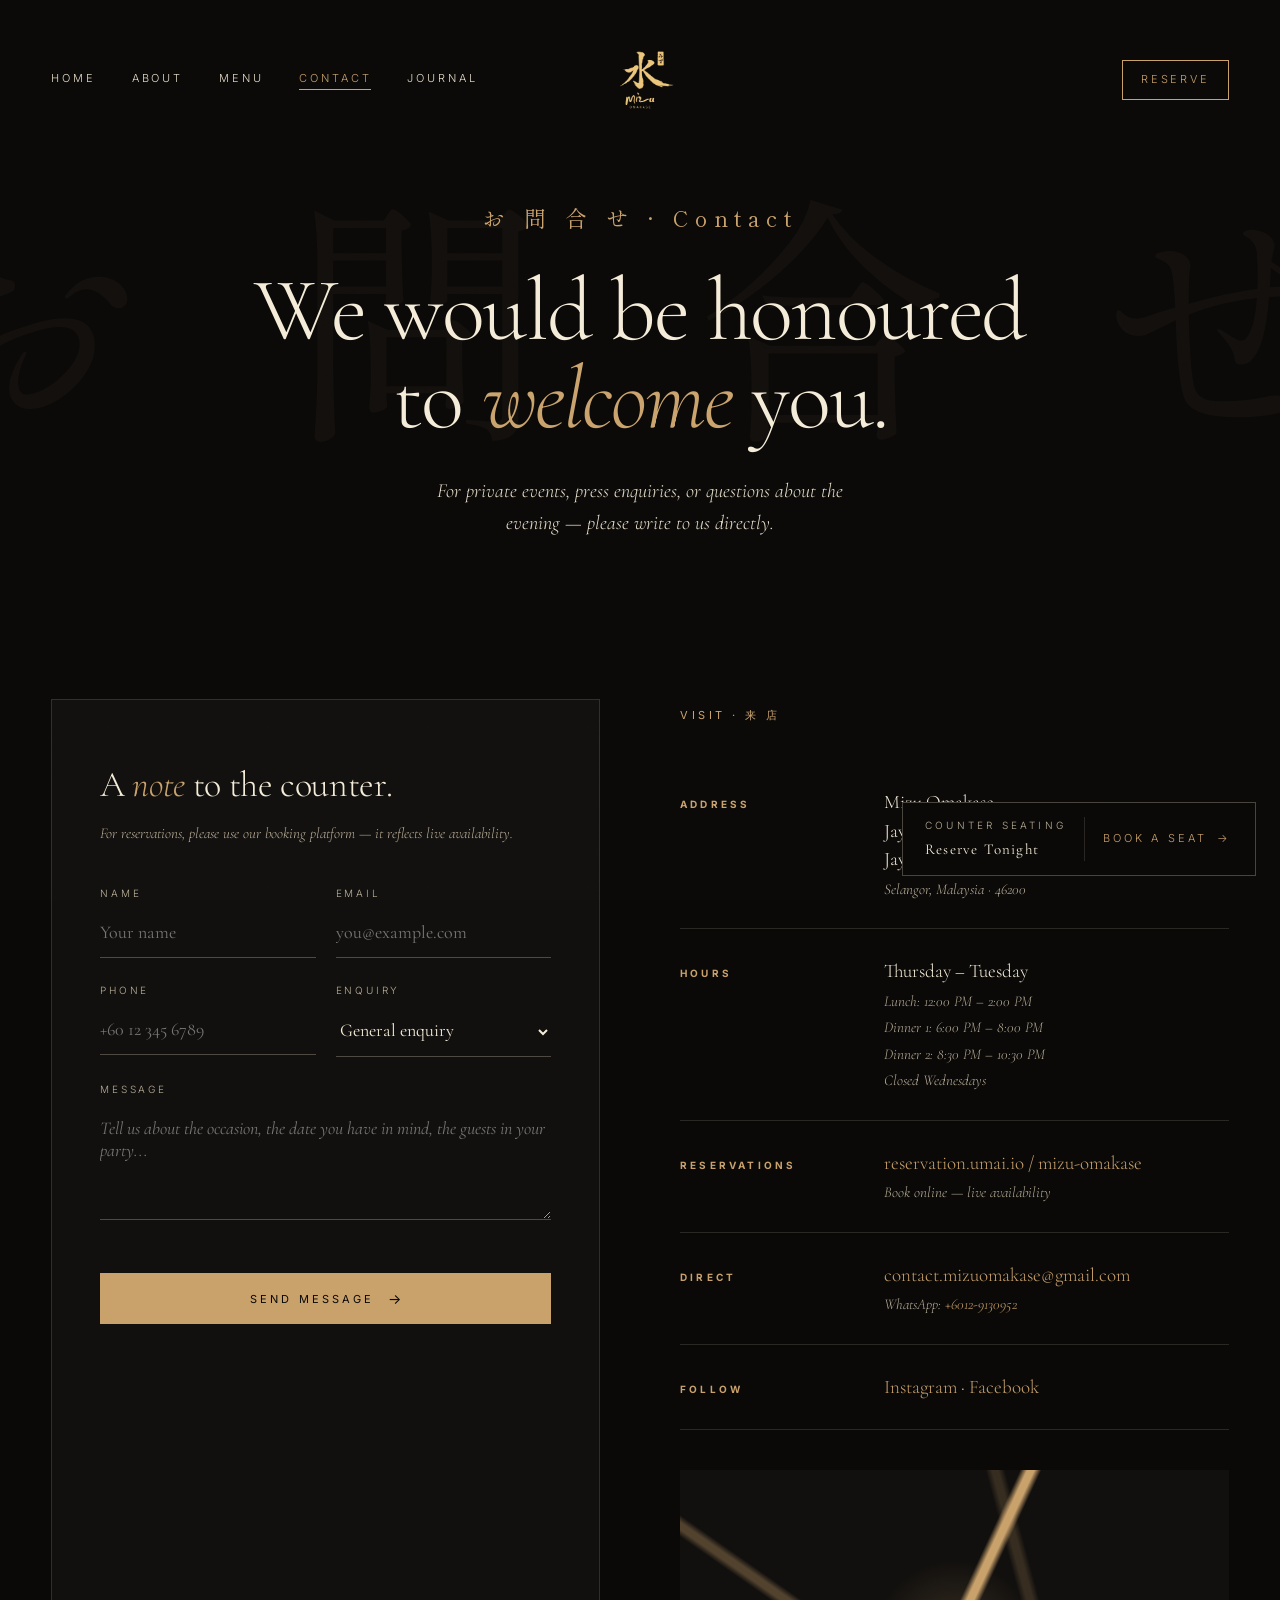
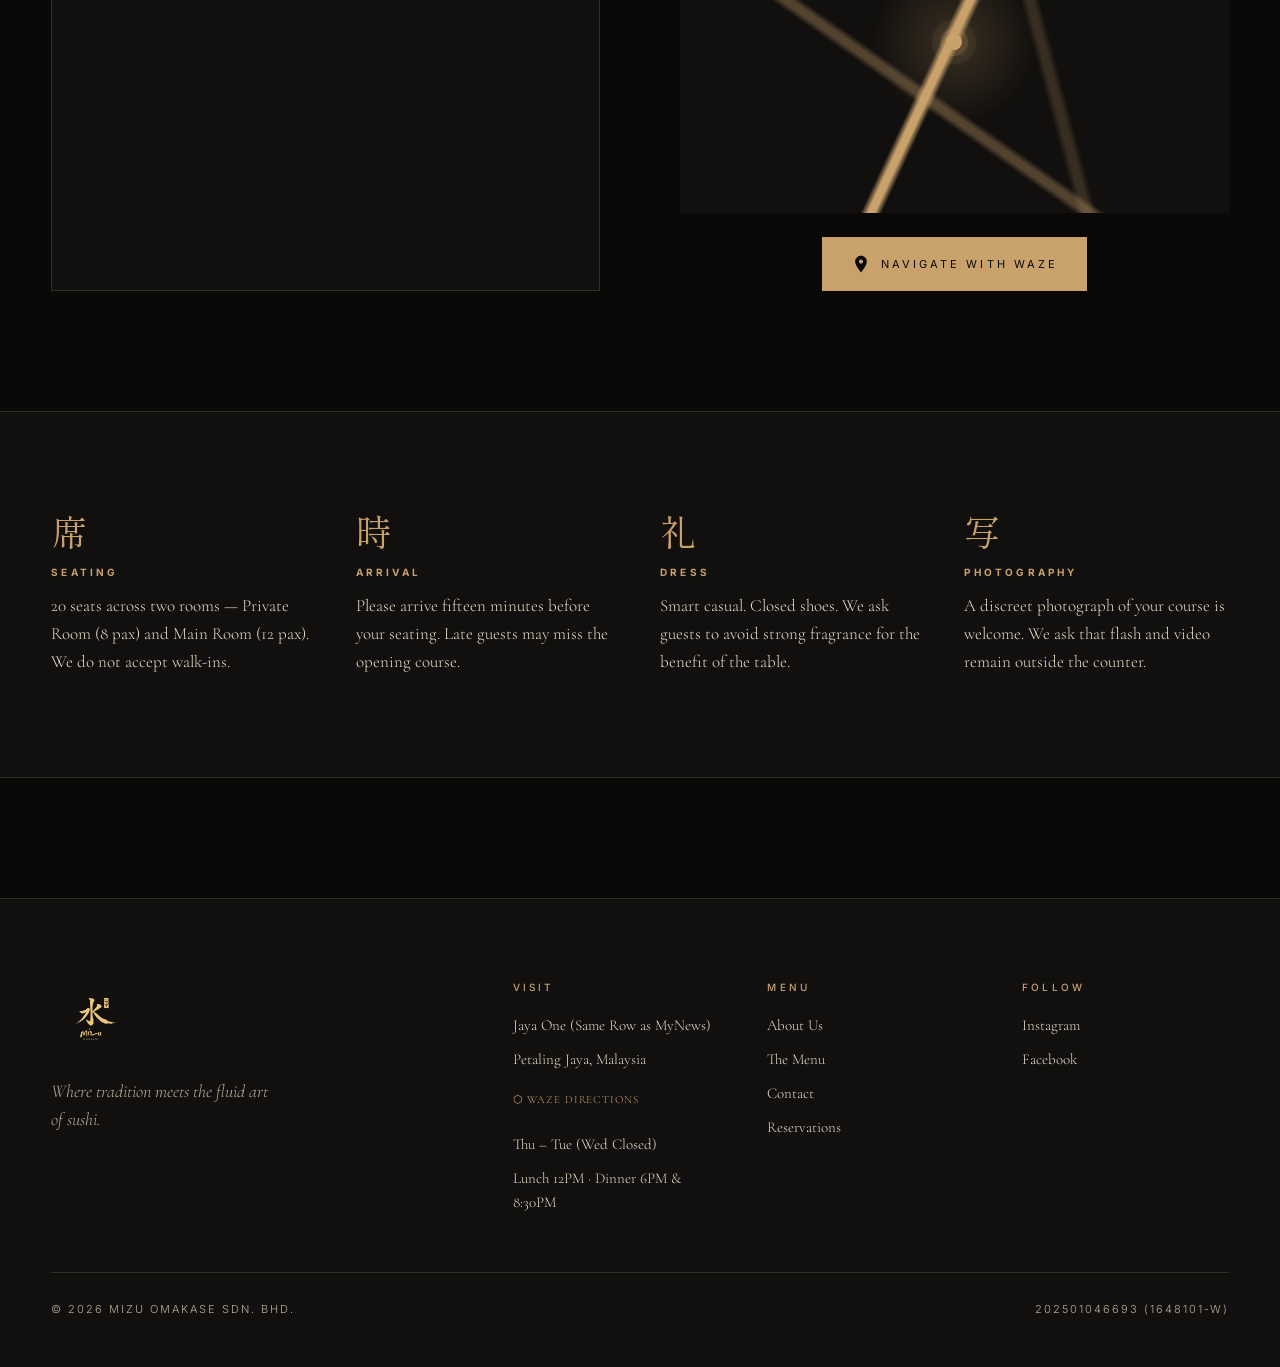
<file: contact.html>
<!DOCTYPE html>
<html lang="en">
<head>
    <link rel="icon" type="image/x-icon" href="/favicon.ico">
    <link rel="icon" type="image/png" sizes="32x32" href="/favicon-32x32.png">
    <link rel="icon" type="image/png" sizes="16x16" href="/favicon-16x16.png">
    <link rel="apple-touch-icon" sizes="180x180" href="/apple-touch-icon.png">
<meta charset="UTF-8" />
<meta name="viewport" content="width=device-width, initial-scale=1.0" />
<title>Restaurant Reservation | Book Your Omakase Experience</title>
<meta name="description" content="Make your restaurant reservation today and enjoy an authentic Japanese omakase experience with seasonal menus, fresh ingredients, and exceptional service." />
<link rel="canonical" href="https://www.mizuomakase.com.my/contact.html" />
<meta name="google-site-verification" content="tLQtjvD10rnMI0SSd4I9eP6xzH1W9KEC18GL6BeY3gI" />
<meta name="robots" content="INDEX, FOLLOW, MAX-IMAGE-PREVIEW:LARGE, MAX-SNIPPET:-1, MAX-VIDEO-PREVIEW:-1" />
<link rel="stylesheet" href="shared.css" />
<style>
.contact-hero { padding: 200px var(--pad) 80px; text-align: center; position: relative; }
.contact-hero::before {
  content: 'お 問 合 せ';
  position: absolute; top: 50%; left: 50%; transform: translate(-50%, -50%);
  font-family: var(--jp); font-size: 260px; color: var(--ember);
  opacity: 0.04; letter-spacing: 0.15em; white-space: nowrap;
}
.contact-hero .kicker { font-family: var(--jp); font-size: 22px; color: var(--ember); letter-spacing: 0.3em; margin-bottom: 32px; position: relative; }
.contact-hero h1 { font-family: var(--serif); font-weight: 300; font-size: clamp(52px, 7vw, 120px); line-height: 0.98; color: var(--rice); letter-spacing: -0.02em; position: relative; }
.contact-hero h1 .it { font-style: italic; color: var(--ember); }
.contact-hero p { font-family: var(--serif); font-style: italic; font-size: 20px; color: var(--bone); max-width: 50ch; margin: 32px auto 0; position: relative; }

.contact-main { padding: 80px var(--pad) 120px; max-width: 1400px; margin: 0 auto; display: grid; grid-template-columns: 1fr 1fr; gap: 80px; }
.contact-form { border: 1px solid var(--hair); padding: 56px 48px; background: var(--ink-2); }
.contact-form h3 { font-family: var(--serif); font-weight: 300; font-size: 36px; color: var(--rice); margin-bottom: 8px; letter-spacing: -0.01em; }
.contact-form h3 .it { font-style: italic; color: var(--ember); }
.contact-form > p.note { font-family: var(--serif); font-style: italic; font-size: 15px; color: var(--bone-dim); margin-bottom: 40px; }
.field { margin-bottom: 24px; }
.field label { display: block; font-family: var(--sans); font-size: 10px; letter-spacing: 0.28em; text-transform: uppercase; color: var(--bone-dim); margin-bottom: 10px; }
.field input, .field select, .field textarea {
  width: 100%; background: transparent; border: none; border-bottom: 1px solid var(--hair-strong);
  color: var(--rice); font-family: var(--serif); font-size: 18px; padding: 10px 0 14px; outline: none; transition: border-color 320ms;
}
.field input:focus, .field select:focus, .field textarea:focus { border-color: var(--ember); }
.field textarea { resize: vertical; min-height: 80px; font-style: italic; }
.field select option { background: var(--ink); }
.field-row { display: grid; grid-template-columns: 1fr 1fr; gap: 20px; }

.info-block { padding-top: 8px; }
.info-block .eyebrow { margin-bottom: 36px; }
.info-item { padding: 28px 0; border-bottom: 1px solid var(--hair); display: grid; grid-template-columns: 180px 1fr; gap: 24px; align-items: baseline; }
.info-item:first-of-type { border-top: 1px solid var(--hair); }
.info-item h5 { font-family: var(--sans); font-size: 10px; letter-spacing: 0.32em; text-transform: uppercase; color: var(--ember); }
.info-item .val { font-family: var(--serif); font-size: 19px; color: var(--rice); line-height: 1.5; }
.info-item .val .tiny { display: block; font-family: var(--serif); font-style: italic; font-size: 15px; color: var(--bone-dim); margin-top: 4px; }
.info-item .val a { color: var(--ember); transition: color 200ms; }
.info-item .val a:hover { color: var(--rice); }

.map-image { margin-top: 40px; aspect-ratio: 16/10; background: var(--ink-2); border: 1px solid var(--hair); position: relative; overflow: hidden; }
.map-image::before {
  content: ''; position: absolute; inset: 0;
  background:
    radial-gradient(circle at 50% 50%, rgba(201,161,107,0.22) 0%, transparent 25%),
    linear-gradient(115deg, transparent 48%, var(--ember) 49%, var(--ember) 50%, transparent 51%),
    linear-gradient(35deg, transparent 38%, rgba(201,161,107,0.35) 39%, rgba(201,161,107,0.35) 40%, transparent 41%),
    linear-gradient(75deg, transparent 62%, rgba(201,161,107,0.2) 63%, rgba(201,161,107,0.2) 64%, transparent 65%),
    var(--ink-2);
}
.map-image::after {
  content: ''; position: absolute; left: 50%; top: 50%; transform: translate(-50%, -50%);
  width: 16px; height: 16px; border-radius: 50%; background: var(--ember);
  box-shadow: 0 0 0 6px rgba(201,161,107,0.2), 0 0 0 14px rgba(201,161,107,0.08);
  animation: pulse 2.4s cubic-bezier(.4,0,.2,1) infinite;
}
@keyframes pulse { 50% { box-shadow: 0 0 0 10px rgba(201,161,107,0.3), 0 0 0 24px rgba(201,161,107,0); } }
.map-label { position: absolute; top: 20px; left: 20px; font-family: var(--sans); font-size: 10px; letter-spacing: 0.32em; text-transform: uppercase; color: var(--bone); z-index: 2; }
.map-label strong { display: block; font-family: var(--serif); font-size: 20px; letter-spacing: 0.02em; color: var(--rice); margin-top: 8px; text-transform: none; font-weight: 400; }

.visit-strip { padding: 100px var(--pad); background: var(--ink-2); border-top: 1px solid var(--hair); border-bottom: 1px solid var(--hair); }
.visit-inner { max-width: 1400px; margin: 0 auto; display: grid; grid-template-columns: repeat(4, 1fr); gap: 40px; }
.visit-item .jp { font-family: var(--jp); font-size: 36px; color: var(--ember); margin-bottom: 16px; line-height: 1; }
.visit-item h5 { font-family: var(--sans); font-size: 10px; letter-spacing: 0.32em; text-transform: uppercase; color: var(--ember); margin-bottom: 12px; }
.visit-item p { font-family: var(--serif); font-size: 17px; color: var(--bone); line-height: 1.65; }

@media (max-width: 900px) {
  .contact-main, .visit-inner { grid-template-columns: 1fr; gap: 40px; }
  .info-item { grid-template-columns: 1fr; gap: 8px; }
  .field-row { grid-template-columns: 1fr; }
  .contact-form { padding: 40px 28px; }
}
</style>
<meta property="og:title" content="Contact & Reservations | Mizu Omakase Jaya One PJ" />
<meta property="og:description" content="Reserve a table at Mizu Omakase, Jaya One (Same Row as MyNews), Petaling Jaya. Call/WhatsApp +6012-9130952. Open Thu–Tue." />
<meta property="og:image" content="https://www.mizuomakase.com.my/images/hero-counter.jpg" />
<meta property="og:url" content="https://www.mizuomakase.com.my/contact.html" />
<meta property="og:type" content="website" />
<meta name="twitter:card" content="summary_large_image" />
<!-- Google tag (gtag.js) -->
<script async src="https://www.googletagmanager.com/gtag/js?id=G-GE0Y3ZP8QB"></script>
<script>
  window.dataLayer = window.dataLayer || [];
  function gtag(){dataLayer.push(arguments);}
  gtag('js', new Date());
  gtag('config', 'G-GE0Y3ZP8QB');
</script>
<script type="application/ld+json">
{
  "@context": "https://schema.org",
  "@graph": [
    {
      "@type": "Restaurant",
      "@id": "https://www.mizuomakase.com.my/#restaurant",
      "name": "Mizu Omakase",
      "url": "https://www.mizuomakase.com.my/"
    },
    {
      "@type": "ContactPage",
      "@id": "https://www.mizuomakase.com.my/contact.html#webpage",
      "url": "https://www.mizuomakase.com.my/contact.html",
      "name": "Restaurant Reservation | Book Your Omakase Experience",
      "isPartOf": {
        "@id": "https://www.mizuomakase.com.my/#website"
      },
      "about": {
        "@id": "https://www.mizuomakase.com.my/#restaurant"
      }
    }
  ]
}
</script>
</head>
<body>

<div class="grain"></div>

<nav class="nav" id="nav">
  <div class="nav-left">
    <a href="/" class="navlink">Home</a>
    <a href="about.html" class="navlink">About</a>
    <a href="menu.html" class="navlink">Menu</a>
    <a href="contact.html" class="navlink active">Contact</a>
    <a href="/blog/" class="navlink">Journal</a>
  </div>
  <a href="/" class="brand-mark" aria-label="Mizu Omakase"><img src="images/logo.png" alt="Mizu Omakase" style="height:108px;width:auto;display:block;" /></a>
  <div class="nav-right">
    
    <a href="https://reservation.umai.io/en/widget/mizu-omakase" class="navlink nav-reserve" style="color: var(--ember); border: 1px solid var(--ember); padding: 10px 18px;">Reserve</a>
  </div>
</nav>

<div class="reserve-dock">
  <div class="dock-label">Counter Seating<strong>Reserve Tonight</strong></div>
  <a href="https://reservation.umai.io/en/widget/mizu-omakase" class="dock-cta">Book a Seat <span>→</span></a>
</div>

<section class="contact-hero">
  <div class="kicker">お 問 合 せ · Contact</div>
  <h1>We would be honoured<br/>to <span class="it">welcome</span> you.</h1>
  <p>For private events, press enquiries, or questions about the evening — please write to us directly.</p>
</section>

<section class="contact-main">
  <div class="contact-form">
    <h3>A <span class="it">note</span> to the counter.</h3>
    <p class="note">For reservations, please use our booking platform — it reflects live availability.</p>

    <form action="https://formspree.io/f/contact.mizuomakase@gmail.com" method="POST">
    <div class="field-row">
      <div class="field"><label>Name</label><input type="text" name="name" placeholder="Your name" /></div>
      <div class="field"><label>Email</label><input type="email" name="email" placeholder="you@example.com" /></div>
    </div>

    <div class="field-row">
      <div class="field"><label>Phone</label><input type="tel" name="phone" placeholder="+60 12 345 6789" /></div>
      <div class="field">
        <label>Enquiry</label>
        <select>
          <option>General enquiry</option>
          <option>Private dining / buyout</option>
          <option>Press &amp; media</option>
          <option>Dietary arrangement</option>
          <option>Gift vouchers</option>
        </select>
      </div>
    </div>

    <div class="field">
      <label>Message</label>
      <textarea rows="4" name="message" placeholder="Tell us about the occasion, the date you have in mind, the guests in your party..."></textarea>
    </div>

    <button type="submit" class="btn btn-solid" style="width: 100%; justify-content: center; margin-top: 20px;">
      <span>Send Message</span><span class="arrow">→</span>
    </button>
    </form>
  </div>

  <div class="info-block">
    <div class="eyebrow">Visit · 来 店</div>

    <div class="info-item">
      <h5>Address</h5>
      <div class="val">Mizu Omakase<br/>Jaya One (Same Row as MyNews), Petaling Jaya<span class="tiny">Selangor, Malaysia · 46200</span></div>
    </div>
    <div class="info-item">
      <h5>Hours</h5>
      <div class="val">Thursday – Tuesday<span class="tiny">Lunch: 12:00 PM – 2:00 PM</span><span class="tiny">Dinner 1: 6:00 PM – 8:00 PM</span><span class="tiny">Dinner 2: 8:30 PM – 10:30 PM</span><span class="tiny">Closed Wednesdays</span></div>
    </div>
    <div class="info-item">
      <h5>Reservations</h5>
      <div class="val"><a href="https://reservation.umai.io/en/widget/mizu-omakase">reservation.umai.io / mizu-omakase</a><span class="tiny">Book online — live availability</span></div>
    </div>
    <div class="info-item">
      <h5>Direct</h5>
      <div class="val"><a href="mailto:contact.mizuomakase@gmail.com">contact.mizuomakase@gmail.com</a><span class="tiny">WhatsApp: <a href="https://wa.me/60129130952">+6012-9130952</a></span></div>
    </div>
    <div class="info-item">
      <h5>Follow</h5>
      <div class="val"><a href="https://www.instagram.com/mizu.omakase/">Instagram</a> · <a href="https://www.facebook.com/profile.php?id=61584736661621">Facebook</a></div>
    </div>

    <div class="map-image" style="padding:0;border:none;">
      <iframe
        src="https://www.google.com/maps/embed?pb=!1m18!1m12!1m3!1d3983.9!2d101.6359733!3d3.1176709!2m3!1f0!2f0!3f0!3m2!1i1024!2i768!4f13.1!3m3!1m2!1s0x31cc493c3edf4363%3A0x5d949a7e2ffe87df!2sJaya%20One!5e0!3m2!1sen!2smy!4v1713000000000!5m2!1sen!2smy"
        width="100%" height="100%"
        style="border:0; display:block; min-height:360px;"
        allowfullscreen=""
        loading="lazy"
        referrerpolicy="no-referrer-when-downgrade">
      </iframe>
    </div>
    <div style="text-align:center; margin-top: 24px;">
      <a href="https://ul.waze.com/ul?place=ChIJY0PfPmxJzDER34f-L386lF0&ll=3.11767090%2C101.63597330&navigate=yes&utm_campaign=default&utm_source=waze_website&utm_medium=lm_share_location" target="_blank" rel="noopener" class="btn btn-solid"  style="display:inline-flex; align-items:center; gap:10px; text-decoration:none;">
        <svg width="20" height="20" viewBox="0 0 24 24" fill="currentColor"><path d="M12 2C8.13 2 5 5.13 5 9c0 5.25 7 13 7 13s7-7.75 7-13c0-3.87-3.13-7-7-7zm0 9.5c-1.38 0-2.5-1.12-2.5-2.5s1.12-2.5 2.5-2.5 2.5 1.12 2.5 2.5-1.12 2.5-2.5 2.5z"/></svg>
        Navigate with Waze
      </a>
    </div>
  </div>
</section>

<section class="visit-strip">
  <div class="visit-inner">
    <div class="visit-item"><div class="jp">席</div><h5>Seating</h5><p>20 seats across two rooms — Private Room (8 pax) and Main Room (12 pax). We do not accept walk-ins.</p></div>
    <div class="visit-item"><div class="jp">時</div><h5>Arrival</h5><p>Please arrive fifteen minutes before your seating. Late guests may miss the opening course.</p></div>
    <div class="visit-item"><div class="jp">礼</div><h5>Dress</h5><p>Smart casual. Closed shoes. We ask guests to avoid strong fragrance for the benefit of the table.</p></div>
    <div class="visit-item"><div class="jp">写</div><h5>Photography</h5><p>A discreet photograph of your course is welcome. We ask that flash and video remain outside the counter.</p></div>
  </div>
</section>

<footer>
  <div class="foot-grid">
    <div class="foot-brand"><img src="/images/logo.png" alt="Mizu Omakase" style="height:80px;width:auto;margin-bottom:16px;display:block;"/><p>Where tradition meets the fluid art of sushi.</p></div>
    <div class="foot-col"><h5>Visit</h5><p>Jaya One (Same Row as MyNews)</p><p>Petaling Jaya, Malaysia</p><a href="https://ul.waze.com/ul?place=ChIJY0PfPmxJzDER34f-L386lF0&ll=3.11767090%2C101.63597330&navigate=yes" target="_blank" rel="noopener" style="display:inline-flex;align-items:center;gap:6px;margin-top:10px;color:var(--ember);font-size:11px;letter-spacing:0.08em;text-transform:uppercase;text-decoration:none;">⬡ Waze Directions</a><p style="margin-top: 14px;">Thu – Tue (Wed Closed)</p><p>Lunch 12PM · Dinner 6PM &amp; 8:30PM</p></div>
    <div class="foot-col"><h5>Menu</h5><a href="about.html">About Us</a><a href="menu.html">The Menu</a><a href="contact.html">Contact</a><a href="https://reservation.umai.io/en/widget/mizu-omakase">Reservations</a></div>
    <div class="foot-col"><h5>Follow</h5><a href="https://www.instagram.com/mizu.omakase/">Instagram</a><a href="https://www.facebook.com/profile.php?id=61584736661621">Facebook</a></div>
  </div>
  <div class="foot-bottom"><span>© 2026 Mizu Omakase Sdn. Bhd.</span><span>202501046693 (1648101-W)</span></div>
</footer>

<script>
const nav = document.getElementById('nav');
window.addEventListener('scroll', () => nav.classList.toggle('scrolled', window.scrollY > 60));
</script>
</body>
</html>
</file>
<file: shared.css>
/* ============================================================
   MIZU OMAKASE — Shared Aesthetic System
   Dark cinematic, warm counter-light
   ============================================================ */

@import url('https://fonts.googleapis.com/css2?family=Cormorant+Garamond:ital,wght@0,300;0,400;0,500;0,600;1,300;1,400&family=Shippori+Mincho:wght@400;500;600;700&family=Inter:wght@300;400;500&display=swap');

:root {
  /* Palette — ink + ember */
  --ink: #0A0908;
  --ink-2: #12100E;
  --char: #1C1815;
  --stone: #2A2420;
  --bone: #E8DFCB;
  --bone-dim: #B8AE98;
  --rice: #F4ECD8;
  --ember: #C9A16B;
  --ember-deep: #8C6A3F;
  --ember-glow: rgba(201, 161, 107, 0.18);
  --hair: rgba(232, 223, 203, 0.14);
  --hair-strong: rgba(232, 223, 203, 0.28);

  /* Type */
  --serif: 'Cormorant Garamond', 'Times New Roman', serif;
  --jp: 'Shippori Mincho', 'Yu Mincho', serif;
  --sans: 'Inter', -apple-system, sans-serif;

  /* Spacing rhythm */
  --pad: clamp(24px, 4vw, 72px);
}

* { margin: 0; padding: 0; box-sizing: border-box; }
html { scroll-behavior: smooth; overflow-x: hidden; max-width: 100%; }
body {
  background: var(--ink);
  color: var(--bone);
  font-family: var(--serif);
  font-weight: 300;
  font-size: 18px;
  line-height: 1.6;
  -webkit-font-smoothing: antialiased;
  text-rendering: optimizeLegibility;
  overflow-x: hidden;
}
img { display: block; max-width: 100%; }
a { color: inherit; text-decoration: none; }

/* ---------- Type utilities ---------- */
.eyebrow {
  font-family: var(--sans);
  font-size: 11px;
  font-weight: 400;
  letter-spacing: 0.32em;
  text-transform: uppercase;
  color: var(--ember);
}
.eyebrow-bone { color: var(--bone-dim); }

.display {
  font-family: var(--serif);
  font-weight: 300;
  letter-spacing: -0.01em;
  line-height: 1.02;
  color: var(--rice);
  font-feature-settings: "liga" 1, "dlig" 1;
}
.display .it { font-style: italic; font-weight: 300; }

.jp-vert {
  font-family: var(--jp);
  writing-mode: vertical-rl;
  text-orientation: upright;
  letter-spacing: 0.25em;
  line-height: 1;
  color: var(--ember);
  font-weight: 400;
}

.jp-h {
  font-family: var(--jp);
  font-weight: 400;
  letter-spacing: 0.12em;
  color: var(--ember);
}

.meta {
  font-family: var(--sans);
  font-size: 12px;
  letter-spacing: 0.18em;
  text-transform: uppercase;
  color: var(--bone-dim);
}

.lede {
  font-family: var(--serif);
  font-weight: 300;
  font-size: clamp(18px, 1.4vw, 22px);
  line-height: 1.65;
  color: var(--bone);
  max-width: 44ch;
}

/* ---------- Buttons ---------- */
.btn {
  display: inline-flex;
  align-items: center;
  gap: 14px;
  padding: 16px 28px;
  border: 1px solid var(--ember);
  color: var(--rice);
  font-family: var(--sans);
  font-size: 11px;
  letter-spacing: 0.28em;
  text-transform: uppercase;
  font-weight: 400;
  background: transparent;
  cursor: pointer;
  transition: all 420ms cubic-bezier(.2,.7,.2,1);
  position: relative;
  overflow: hidden;
}
.btn::before {
  content: '';
  position: absolute; inset: 0;
  background: var(--ember);
  transform: translateX(-101%);
  transition: transform 520ms cubic-bezier(.7,.1,.2,1);
  z-index: 0;
}
.btn > * { position: relative; z-index: 1; transition: color 420ms; }
.btn:hover::before { transform: translateX(0); }
.btn:hover > * { color: var(--ink); }
.btn .arrow { font-size: 14px; letter-spacing: 0; }

.btn-solid {
  background: var(--ember);
  color: var(--ink);
  border-color: var(--ember);
}
.btn-solid::before { background: var(--rice); }
.btn-solid:hover > * { color: var(--ink); }

/* ---------- Sticky reserve dock ---------- */
.reserve-dock {
  position: fixed;
  right: 24px;
  bottom: 24px;
  z-index: 90;
  display: flex;
  align-items: center;
  gap: 0;
  background: var(--ink);
  border: 1px solid var(--hair-strong);
  padding: 14px 6px 14px 22px;
  backdrop-filter: blur(12px);
  animation: dockIn 900ms 400ms cubic-bezier(.2,.7,.2,1) both;
}
@keyframes dockIn { from { opacity: 0; transform: translateY(16px); } to { opacity: 1; transform: none; } }
.reserve-dock .dock-label {
  font-family: var(--sans);
  font-size: 10px;
  letter-spacing: 0.32em;
  text-transform: uppercase;
  color: var(--bone-dim);
  padding-right: 18px;
  border-right: 1px solid var(--hair);
}
.reserve-dock .dock-label strong {
  display: block;
  font-family: var(--serif);
  font-weight: 400;
  font-size: 15px;
  letter-spacing: 0.08em;
  color: var(--rice);
  margin-top: 4px;
  text-transform: none;
}
.reserve-dock a.dock-cta {
  padding: 10px 18px 10px 18px;
  font-family: var(--sans);
  font-size: 11px;
  letter-spacing: 0.28em;
  text-transform: uppercase;
  color: var(--ember);
  transition: color 320ms;
  display: inline-flex;
  align-items: center;
  gap: 10px;
}
.reserve-dock a.dock-cta:hover { color: var(--rice); }

/* ---------- Nav ---------- */
.nav {
  position: fixed;
  top: 0; left: 0; right: 0;
  z-index: 80;
  display: grid;
  grid-template-columns: 1fr auto 1fr;
  align-items: center;
  padding: 26px var(--pad);
  transition: background 400ms, backdrop-filter 400ms, padding 400ms;
}
.nav.scrolled {
  background: rgba(10, 9, 8, 0.78);
  backdrop-filter: blur(14px);
  padding-top: 18px;
  padding-bottom: 18px;
  border-bottom: 1px solid var(--hair);
}
.nav-left, .nav-right {
  display: flex;
  gap: 36px;
  align-items: center;
}
.nav-right { justify-content: flex-end; }
.nav a.navlink {
  font-family: var(--sans);
  font-size: 11px;
  letter-spacing: 0.26em;
  text-transform: uppercase;
  color: var(--bone);
  position: relative;
  padding-bottom: 3px;
  transition: color 260ms;
}
.nav a.navlink::after {
  content: '';
  position: absolute;
  left: 0; bottom: 0;
  width: 0; height: 1px;
  background: var(--ember);
  transition: width 360ms cubic-bezier(.2,.7,.2,1);
}
.nav a.navlink:hover { color: var(--rice); }
.nav a.navlink:hover::after { width: 100%; }
.nav a.navlink.active { color: var(--ember); }
.nav a.navlink.active::after { width: 100%; }

.brand-mark {
  display: flex;
  flex-direction: column;
  align-items: center;
  gap: 2px;
  line-height: 1;
}
.brand-mark .mark-kanji {
  font-family: var(--jp);
  font-size: 26px;
  color: var(--ember);
  font-weight: 500;
}
.brand-mark .mark-wd {
  font-family: var(--serif);
  font-size: 12px;
  letter-spacing: 0.5em;
  text-transform: uppercase;
  color: var(--rice);
  padding-left: 0.5em;
}

/* ---------- Footer ---------- */
footer {
  background: var(--ink-2);
  border-top: 1px solid var(--hair);
  padding: 80px var(--pad) 48px;
  margin-top: 120px;
}
.foot-grid {
  display: grid;
  grid-template-columns: 2fr 1fr 1fr 1fr;
  gap: 48px;
  max-width: 1400px;
  margin: 0 auto;
}
.foot-brand .mark-kanji {
  font-family: var(--jp);
  font-size: 52px;
  color: var(--ember);
  line-height: 1;
}
.foot-brand .mark-wd {
  font-family: var(--serif);
  font-size: 18px;
  letter-spacing: 0.4em;
  color: var(--rice);
  margin-top: 12px;
  text-transform: uppercase;
}
.foot-brand p {
  font-style: italic;
  color: var(--bone-dim);
  margin-top: 18px;
  max-width: 28ch;
}
.foot-col h5 {
  font-family: var(--sans);
  font-size: 10px;
  font-weight: 500;
  letter-spacing: 0.32em;
  text-transform: uppercase;
  color: var(--ember);
  margin-bottom: 18px;
}
.foot-col a, .foot-col p {
  display: block;
  font-size: 15px;
  color: var(--bone);
  margin-bottom: 10px;
  transition: color 260ms;
}
.foot-col a:hover { color: var(--ember); }
.foot-bottom {
  max-width: 1400px;
  margin: 48px auto 0;
  padding-top: 28px;
  border-top: 1px solid var(--hair);
  display: flex;
  justify-content: space-between;
  font-family: var(--sans);
  font-size: 11px;
  letter-spacing: 0.18em;
  text-transform: uppercase;
  color: var(--bone-dim);
}

/* ---------- Section helpers ---------- */
.section {
  padding: clamp(80px, 12vw, 160px) var(--pad);
  position: relative;
}
.max { max-width: 1400px; margin: 0 auto; }
.grain {
  position: fixed; inset: 0;
  pointer-events: none;
  z-index: 1;
  opacity: 0.22;
  mix-blend-mode: overlay;
  background-image: url("data:image/svg+xml;utf8,<svg xmlns='http://www.w3.org/2000/svg' width='160' height='160'><filter id='n'><feTurbulence type='fractalNoise' baseFrequency='0.9' numOctaves='2'/></filter><rect width='100%' height='100%' filter='url(%23n)' opacity='0.55'/></svg>");
}

/* ---------- Reveal on scroll ---------- */
.reveal { opacity: 0; transform: translateY(28px); transition: opacity 1000ms cubic-bezier(.2,.7,.2,1), transform 1000ms cubic-bezier(.2,.7,.2,1); }
.reveal.in { opacity: 1; transform: none; }
.reveal.delay-1 { transition-delay: 120ms; }
.reveal.delay-2 { transition-delay: 240ms; }
.reveal.delay-3 { transition-delay: 360ms; }
.reveal.delay-4 { transition-delay: 480ms; }

/* ---------- Horizontal rule motif ---------- */
.rule {
  display: flex; align-items: center; gap: 18px;
  color: var(--bone-dim);
  font-family: var(--sans);
  font-size: 10px;
  letter-spacing: 0.36em;
  text-transform: uppercase;
}
.rule::before, .rule::after {
  content: ''; flex: 1; height: 1px; background: var(--hair);
}

/* ---------- Responsive ---------- */
/* ================= HAMBURGER ================= */
.nav-hamburger {
  display: none;
  flex-direction: column;
  justify-content: center;
  gap: 5px;
  width: 36px;
  height: 36px;
  cursor: pointer;
  background: none;
  border: none;
  padding: 4px;
  z-index: 90;
}
.nav-hamburger span {
  display: block;
  width: 22px;
  height: 1px;
  background: var(--rice);
  transition: transform 300ms, opacity 300ms;
  transform-origin: center;
}
.nav-hamburger.open span:nth-child(1) { transform: translateY(6px) rotate(45deg); }
.nav-hamburger.open span:nth-child(2) { opacity: 0; }
.nav-hamburger.open span:nth-child(3) { transform: translateY(-6px) rotate(-45deg); }

.nav-mobile-drawer {
  display: none;
  position: fixed;
  top: 0; left: 0; right: 0;
  background: rgba(10,9,8,0.97);
  backdrop-filter: blur(16px);
  z-index: 79;
  padding: 110px 32px 48px;
  flex-direction: column;
  gap: 0;
  border-bottom: 1px solid var(--hair);
}
.nav-mobile-drawer.open { display: flex; }
.nav-mobile-drawer a {
  font-family: var(--sans);
  font-size: 13px;
  letter-spacing: 0.28em;
  text-transform: uppercase;
  color: var(--bone);
  padding: 18px 0;
  border-bottom: 1px solid var(--hair);
  transition: color 260ms;
}
.nav-mobile-drawer a:last-child { border-bottom: none; }
.nav-mobile-drawer a:hover, .nav-mobile-drawer a.active { color: var(--ember); }
.nav-mobile-drawer .drawer-reserve {
  margin-top: 28px;
  display: inline-block;
  color: var(--ember) !important;
  border: 1px solid var(--ember) !important;
  padding: 14px 24px;
  text-align: center;
  letter-spacing: 0.28em;
}

@media (max-width: 900px) {
  .nav { grid-template-columns: auto 1fr auto; padding: 18px 20px; }
  .nav-left { display: none; }
  .nav-right { gap: 14px; }
  .nav-right a.navlink:not(.nav-reserve) { display: none; }
  .nav-right .nav-reserve { display: none; }
  .nav-hamburger { display: flex; }
  .foot-grid { grid-template-columns: 1fr 1fr; }
  .reserve-dock .dock-label { display: none; }
  .hero-sub { font-size: 14px !important; max-width: 30ch; }
}

@media (max-width: 600px) {
  /* Lock page width — nothing bleeds out */
  body, html { overflow-x: hidden; max-width: 100%; }

  /* Hero fixes */
  .hero-indicator { display: none !important; }
  .hero-frame-counter { display: none !important; }
  .hero-locale-right { display: none !important; }
  .hero-bottom {
    flex-direction: column;
    align-items: flex-start;
    gap: 20px;
    justify-content: flex-start;
  }
  .hero-ctas {
    flex-wrap: wrap;
    gap: 12px;
    width: 100%;
  }
  .hero-ctas .btn {
    flex: 1;
    min-width: 0;
    text-align: center;
    justify-content: center;
  }
  .hero-sub {
    font-size: 13px !important;
    max-width: 28ch;
    margin-top: 20px;
  }
  .hero-inner {
    padding-left: 20px;
    padding-right: 20px;
    overflow: hidden;
  }
}
</file>
